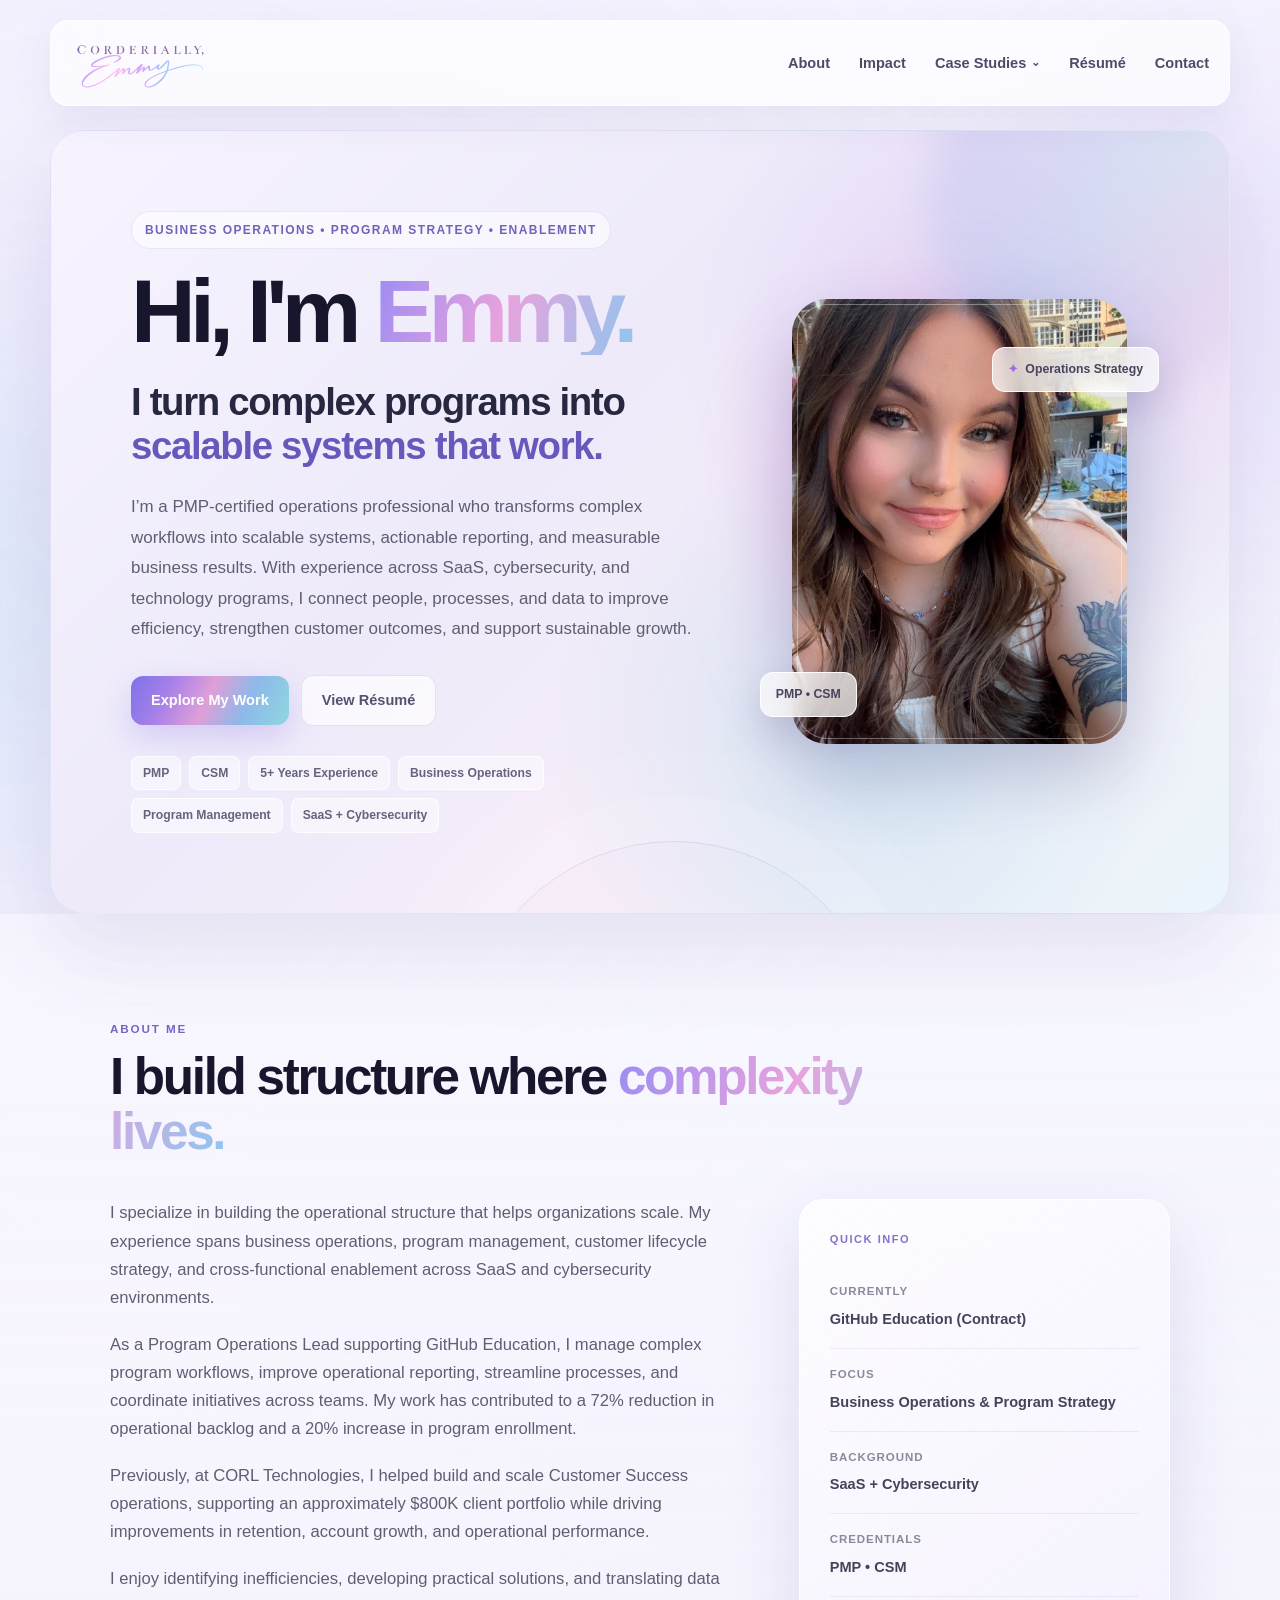
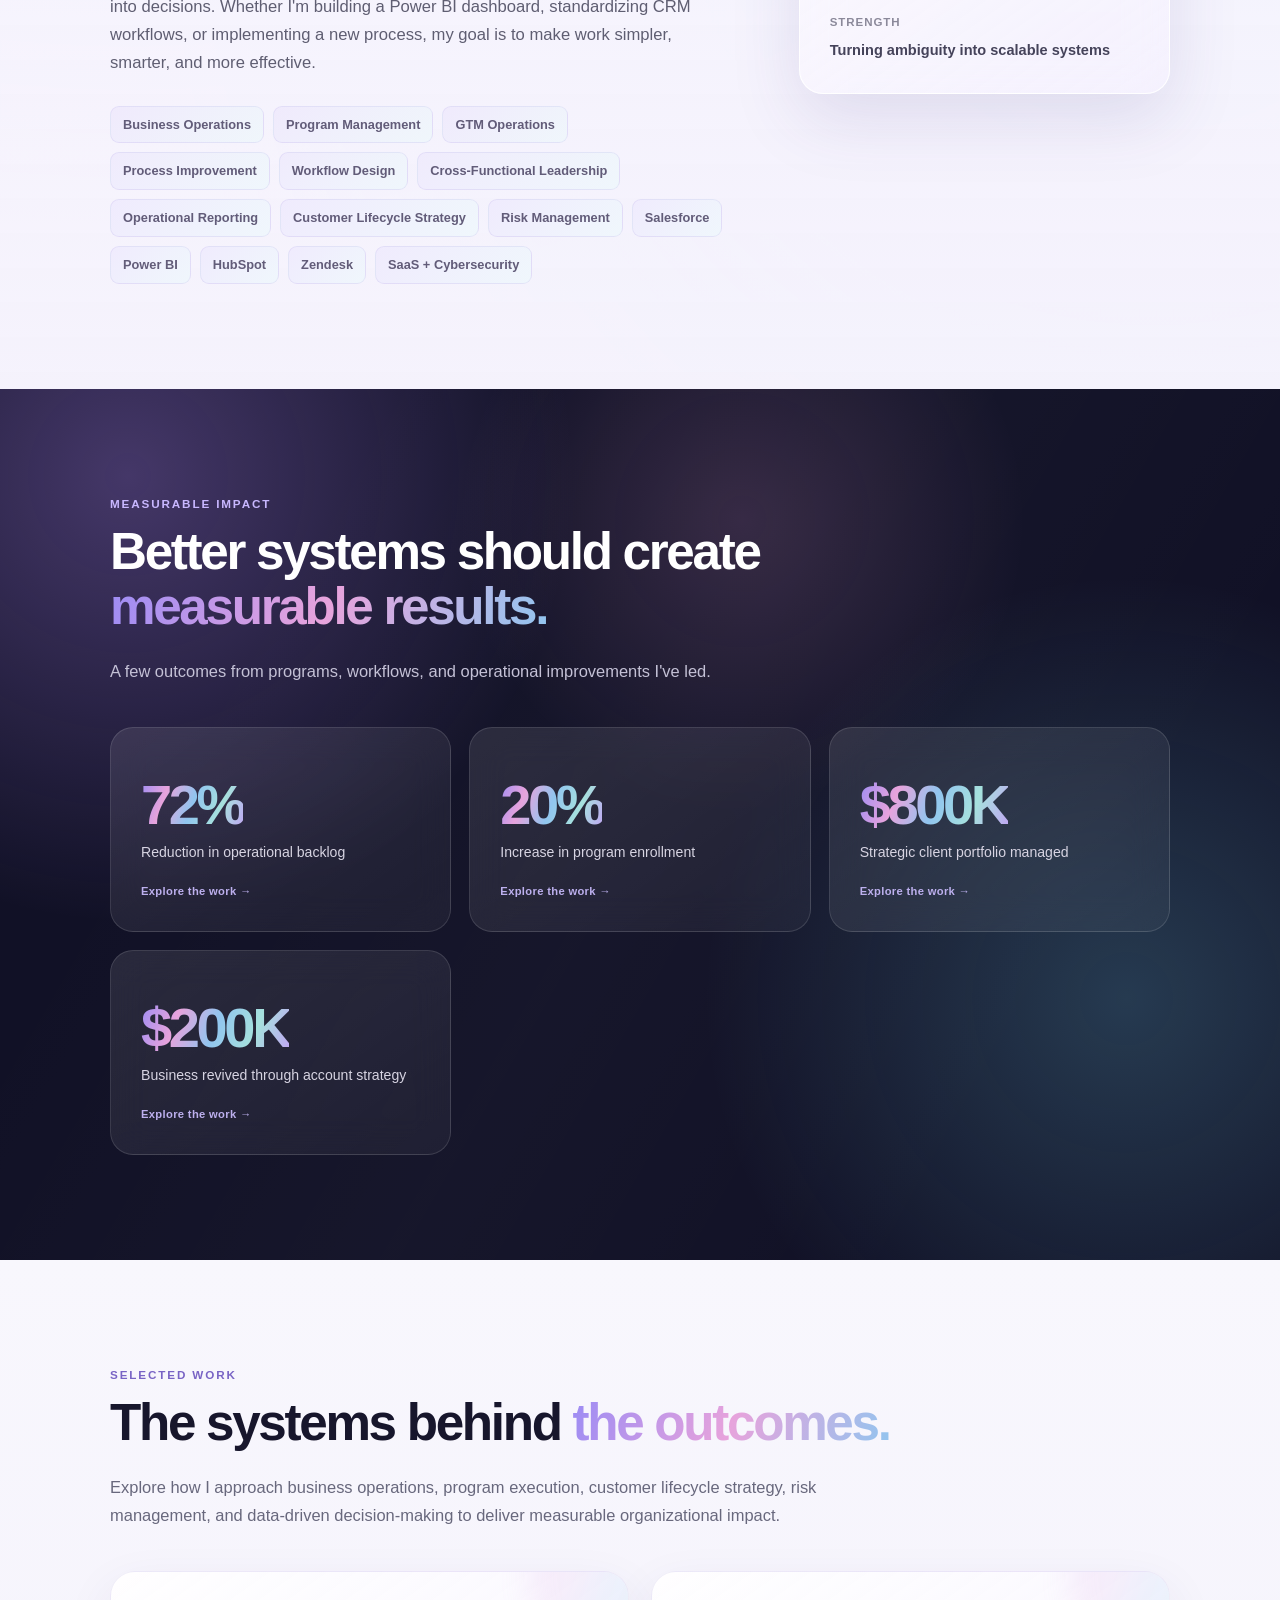
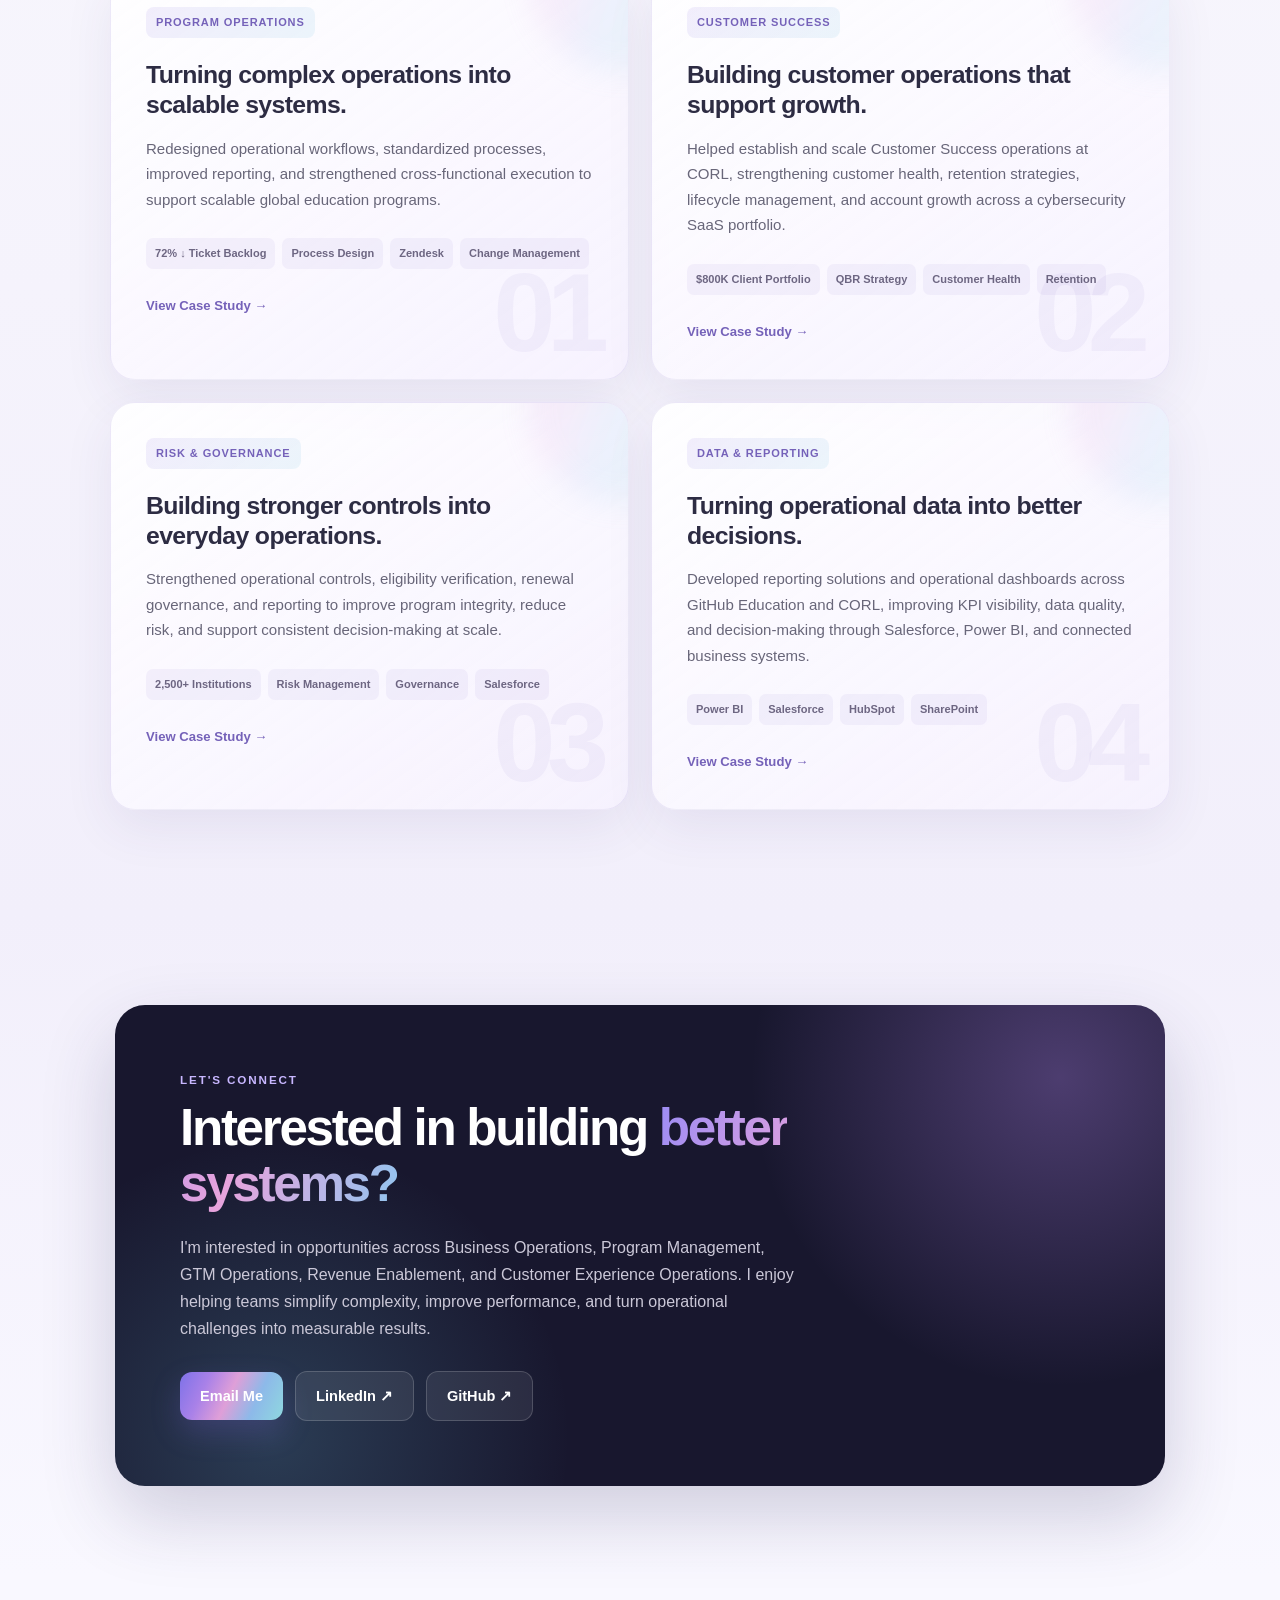
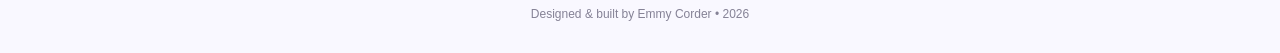
<file: index.html>
<!DOCTYPE html>
<html lang="en">

<head>
    <meta charset="UTF-8">
    <meta name="viewport" content="width=device-width, initial-scale=1.0">

    <title>Emmy Corder | Business Operations, Strategy & Program Management</title>

    
<meta name="description"
    content="Portfolio of Emmy Corder, PMP, CSM — business operations and program management professional specializing in process improvement, operational strategy, cross-functional enablement, reporting, and scalable systems across SaaS and cybersecurity.">

    <link rel="stylesheet" href="style.css">

    <!-- Favicon -->
    <link rel="icon"
      type="image/svg+xml"
      href="data:image/svg+xml,%3Csvg xmlns='http://www.w3.org/2000/svg' viewBox='0 0 100 100'%3E%3Cdefs%3E%3ClinearGradient id='g' x1='0' y1='0' x2='1' y2='1'%3E%3Cstop offset='0%25' stop-color='%239c8cf4'/%3E%3Cstop offset='45%25' stop-color='%23e7a3dc'/%3E%3Cstop offset='75%25' stop-color='%2391c5ef'/%3E%3Cstop offset='100%25' stop-color='%23a6e1dd'/%3E%3C/linearGradient%3E%3C/defs%3E%3Crect width='100' height='100' rx='24' fill='url(%23g)'/%3E%3Ctext x='50' y='64' text-anchor='middle' font-family='Arial' font-size='40' font-weight='700' fill='white'%3EEC%3C/text%3E%3C/svg%3E">

    <!-- Social Preview -->
    
<meta property="og:title"
    content="Emmy Corder | Business Operations & Program Strategy">

<meta property="og:description"
    content="PMP-certified operations professional driving business performance through scalable workflows, program execution, operational intelligence, and cross-functional enablement.">

    <meta property="og:image"
        content="https://v-corderiallyemmy.github.io/portfolio/assets/portfolio-preview.jpg">

    
<meta property="og:url"
    content="https://corderiallyemmy.com/">


    <meta property="og:type" content="website">

    <meta name="twitter:card" content="summary_large_image">
</head>

<body>

    <div class="page-glow glow-one"></div>
    <div class="page-glow glow-two"></div>

    <!-- Navigation -->
<nav>
    <a href="index.html" class="logo wordmark-logo">
    <img src="assets/corderially-emmy-logo.png"
         alt="Corderially, Emmy">
</a>
    
    <ul>
        <li><a href="#about">About</a></li>
        <li><a href="#impact">Impact</a></li>

        <li class="nav-dropdown">
    <button class="nav-dropdown-button" type="button">
        Case Studies
        <span class="dropdown-arrow">⌄</span>
    </button>

    <div class="nav-dropdown-menu">
        <a href="case-studies/program-operations.html">
            Program Operations & Process Transformation
        </a>

        <a href="case-studies/customer-success.html">
            Customer Success & Retention Strategy
        </a>

        <a href="case-studies/risk-governance.html">
            Risk, Governance & Program Integrity
        </a>

        <a href="case-studies/data-reporting.html">
            Data, Reporting & Operational Intelligence
        </a>
    </div>
</li>

        <li><a href="resume.html">Résumé</a></li>
        <li><a href="#contact">Contact</a></li>
    </ul>
</nav>


    <!-- Hero -->
    <div class="hero-wrapper">

        <header class="hero">

            <div class="hero-content">

                <div class="hero-copy">

                    <p class="eyebrow">
                     
                    Business Operations • Program Strategy • Enablement
                        
                    </p>

                    <h1>
                        Hi, I'm
                        <span class="gradient-text">Emmy.</span>
                    </h1>

                    <h2>
                        I turn complex programs into
                        <span class="hero-highlight">
                            scalable systems that work.
                        </span>
                    </h2>

                    <p class="hero-description">
                        
                    I’m a PMP-certified operations professional who
                    transforms complex workflows into scalable systems,
                    actionable reporting, and measurable business results.
                    
                    With experience across SaaS, cybersecurity, and
                    technology programs, I connect people, processes,
                    and data to improve efficiency, strengthen customer
                    outcomes, and support sustainable growth.

                    </p>

                    <div class="buttons">

                        <a href="#experience" class="button primary">
                            Explore My Work
                        </a>

                        <a href="resume.html" class="button secondary">
                            View Résumé
                        </a>

                    </div>

                    
                    <div class="hero-credentials">
                        <span>PMP</span>
                        <span>CSM</span>
                        <span>5+ Years Experience</span>
                        <span>Business Operations</span>
                        <span>Program Management</span>
                        <span>SaaS + Cybersecurity</span>
                    </div>

                </div>


                <div class="hero-visual">

                    <div class="portrait-glow"></div>

                    <div class="portrait-frame">
                        <img
                            src="assets/emmy.jpg"
                            alt="Emmy Corder">
                    </div>

                    <div class="floating-card floating-card-top">
                        <span class="floating-icon">✦</span>
                        
                    Operations Strategy
                    </div>

                    <div class="floating-card floating-card-bottom">
                        PMP • CSM
                    </div>

                </div>

            </div>

        </header>

    </div>


    <!-- About -->
    <section id="about">

        <div class="container">

            <p class="section-label">
                About Me
            </p>

            <h2>
                I build structure where
                <span class="soft-gradient-text">
                    complexity lives.
                </span>
            </h2>

            <div class="about-grid">

                <div class="about-text">

                    
                    <p>
                        I specialize in building the operational structure
                        that helps organizations scale. My experience spans
                        business operations, program management, customer
                        lifecycle strategy, and cross-functional enablement
                        across SaaS and cybersecurity environments.
                    </p>
                    
                    <p>
                        As a Program Operations Lead supporting GitHub
                        Education, I manage complex program workflows,
                        improve operational reporting, streamline processes,
                        and coordinate initiatives across teams. My work
                        has contributed to a 72% reduction in operational
                        backlog and a 20% increase in program enrollment.
                    </p>
                    
                    <p>
                        Previously, at CORL Technologies, I helped build
                        and scale Customer Success operations, supporting
                        an approximately $800K client portfolio while
                        driving improvements in retention, account growth,
                        and operational performance.
                    </p>
                    
                    <p>
                        I enjoy identifying inefficiencies, developing
                        practical solutions, and translating data into
                        decisions. Whether I'm building a Power BI dashboard,
                        standardizing CRM workflows, or implementing a new
                        process, my goal is to make work simpler, smarter,
                        and more effective.
                    </p>


                    
                    <div class="skills">
                        <span class="skill">Business Operations</span>
                        <span class="skill">Program Management</span>
                        <span class="skill">GTM Operations</span>
                        <span class="skill">Process Improvement</span>
                        <span class="skill">Workflow Design</span>
                        <span class="skill">Cross-Functional Leadership</span>
                        <span class="skill">Operational Reporting</span>
                        <span class="skill">Customer Lifecycle Strategy</span>
                        <span class="skill">Risk Management</span>
                        <span class="skill">Salesforce</span>
                        <span class="skill">Power BI</span>
                        <span class="skill">HubSpot</span>
                        <span class="skill">Zendesk</span>
                        <span class="skill">SaaS + Cybersecurity</span>
                    </div>


                </div>


                <aside class="quick-info glass-card">

                    <p class="mini-label">
                        QUICK INFO
                    </p>

                    <div class="quick-item">
                        <span>Currently</span>
                        <strong>GitHub Education (Contract)</strong>
                    </div>

                    
                    <div class="quick-item">
                        <span>Focus</span>
                        <strong>Business Operations & Program Strategy</strong>
                    </div>


                    <div class="quick-item">
                        <span>Background</span>
                        <strong>SaaS + Cybersecurity</strong>
                    </div>

                    <div class="quick-item">
                        <span>Credentials</span>
                        <strong>PMP • CSM</strong>
                    </div>

                    <div class="quick-item">
                        <span>Strength</span>
                        <strong>Turning ambiguity into scalable systems</strong>
                    </div>

                </aside>

            </div>

        </div>

    </section>


    <!-- Impact -->
    <section id="impact" class="impact">

        <div class="container">

            <p class="section-label light-label">
                Measurable Impact
            </p>

            <h2>
                Better systems should create
                <span class="holographic-text">
                    measurable results.
                </span>
            </h2>

            <p class="section-intro">
                A few outcomes from programs, workflows, and operational
                improvements I've led.
            </p>

            
            <div class="stats">
            
                <a href="case-studies/program-operations.html" class="stat-link">
                    <div class="stat">
                        <strong>72%</strong>
                        <span>Reduction in operational backlog</span>
                    </div>
                </a>
            
                <a href="case-studies/program-operations.html" class="stat-link">
                    <div class="stat">
                        <strong>20%</strong>
                        <span>Increase in program enrollment</span>
                    </div>
                </a>
            
                
                <a href="case-studies/customer-success.html" class="stat-link">
                    <div class="stat">
                        <strong>$800K</strong>
                        <span>Strategic client portfolio managed</span>
                    </div>
                </a>

            
                <a href="case-studies/customer-success.html" class="stat-link">
                    <div class="stat">
                        <strong>$200K</strong>
                        <span>Business revived through account strategy</span>
                    </div>
                </a>
            
            </div>


        </div>

    </section>


    <!-- Selected Work -->
    <section id="experience">

        <div class="container">

            <p class="section-label">
                Selected Work
            </p>

            <h2>
                The systems behind
                <span class="soft-gradient-text">
                    the outcomes.
                </span>
            </h2>

            
            <p class="section-intro">
                Explore how I approach business operations,
                program execution, customer lifecycle strategy,
                risk management, and data-driven decision-making
                to deliver measurable organizational impact.
            </p>


            <div class="work-grid">


                <!-- Program Operations -->
                <div class="work-card">

                    <span class="card-number">01</span>

                    <span class="tag">
                        Program Operations
                    </span>

                    <h3>
                        Turning complex operations into scalable systems.
                    </h3>

                    
                        <p>
                            Redesigned operational workflows, standardized
                            processes, improved reporting, and strengthened
                            cross-functional execution to support scalable
                            global education programs.
                        </p>


                    <div class="card-results">
                        <span>72% ↓ Ticket Backlog</span>
                        <span>Process Design</span>
                        <span>Zendesk</span>
                        <span>Change Management</span>
                    </div>

                    <a
                        href="case-studies/program-operations.html"
                        class="case-study-link">
                        View Case Study →
                    </a>

                </div>


                <!-- Customer Success -->
                <div class="work-card">

                    <span class="card-number">02</span>

                    <span class="tag">
                        Customer Success
                    </span>

                    <h3>
                        Building customer operations that support growth.
                    </h3>
                    
                    <p>
                        Helped establish and scale Customer Success
                        operations at CORL, strengthening customer health,
                        retention strategies, lifecycle management, and
                        account growth across a cybersecurity SaaS portfolio.
                    </p>


                    <div class="card-results">
                        
                        <span>$800K Client Portfolio</span>
                        <span>QBR Strategy</span>
                        <span>Customer Health</span>
                        <span>Retention</span>
                    </div>

                    <a
                        href="case-studies/customer-success.html"
                        class="case-study-link">
                        View Case Study →
                    </a>

                </div>


                <!-- Risk -->
                <div class="work-card">

                    <span class="card-number">03</span>

                    <span class="tag">
                        Risk & Governance
                    </span>

                    <h3>
                        Building stronger controls into everyday operations.
                    </h3>

                    
                    <p>
                        Strengthened operational controls, eligibility
                        verification, renewal governance, and reporting
                        to improve program integrity, reduce risk, and
                        support consistent decision-making at scale.
                    </p>


                    <div class="card-results">
                        <span>2,500+ Institutions</span>
                        <span>Risk Management</span>
                        <span>Governance</span>
                        <span>Salesforce</span>
                    </div>

                    <a
                        href="case-studies/risk-governance.html"
                        class="case-study-link">
                        View Case Study →
                    </a>

                </div>


                <!-- Data -->
                <div class="work-card">

                    <span class="card-number">04</span>

                    <span class="tag">
                        Data & Reporting
                    </span>

                    <h3>
                        Turning operational data into better decisions.
                    </h3>

                    
                    <p>
                        Developed reporting solutions and operational
                        dashboards across GitHub Education and CORL,
                        improving KPI visibility, data quality, and
                        decision-making through Salesforce, Power BI,
                        and connected business systems.
                    </p>


                    <div class="card-results">
                        <span>Power BI</span>
                        <span>Salesforce</span>
                        <span>HubSpot</span>
                        <span>SharePoint</span>
                    </div>

                    <a
                        href="case-studies/data-reporting.html"
                        class="case-study-link">
                        View Case Study →
                    </a>

                </div>

            </div>

        </div>

    </section>


    <!-- Contact -->
    <section id="contact" class="contact">

        <div class="contact-card">

            <p class="section-label light-label">
                Let's Connect
            </p>

            
            <h2>
                Interested in building
                <span class="holographic-text">
                    better systems?
                </span>
            </h2>


           
            <p>
                I'm interested in opportunities across Business
                Operations, Program Management, GTM Operations,
                Revenue Enablement, and Customer Experience
                Operations. I enjoy helping teams simplify
                complexity, improve performance, and turn
                operational challenges into measurable results.
            </p>


            <div class="buttons">

                <a
                    href="mailto:emmylou7486@gmail.com"
                    class="button primary">
                    Email Me
                </a>

                <a
                    href="https://www.linkedin.com/in/emily-corder/"
                    target="_blank"
                    rel="noopener noreferrer"
                    class="button glass-button">
                    LinkedIn ↗
                </a>

                <a
                    href="https://github.com/v-corderiallyemmy"
                    target="_blank"
                    rel="noopener noreferrer"
                    class="button glass-button">
                    GitHub ↗
                </a>

            </div>

        </div>

    </section>


    <footer>
        <p>Designed & built by Emmy Corder • 2026</p>
    </footer>

</body>

</html>
</file>
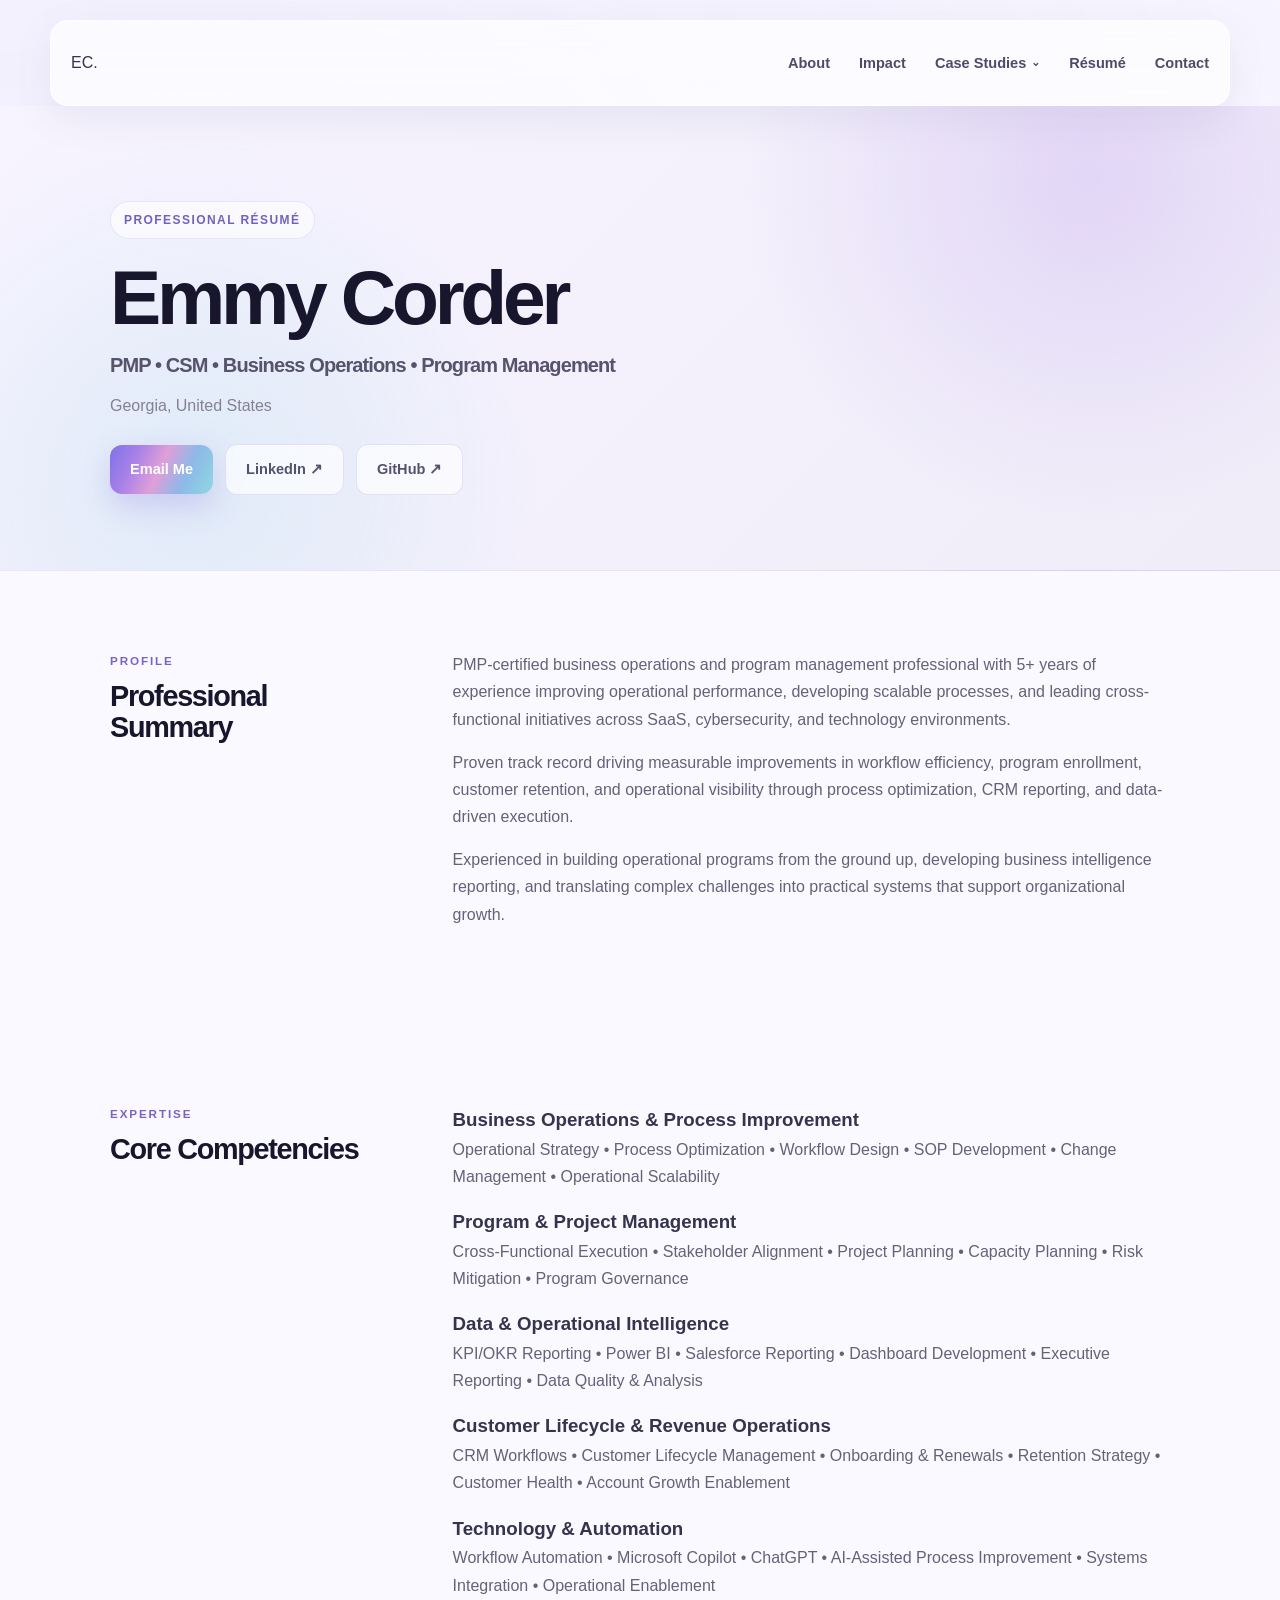
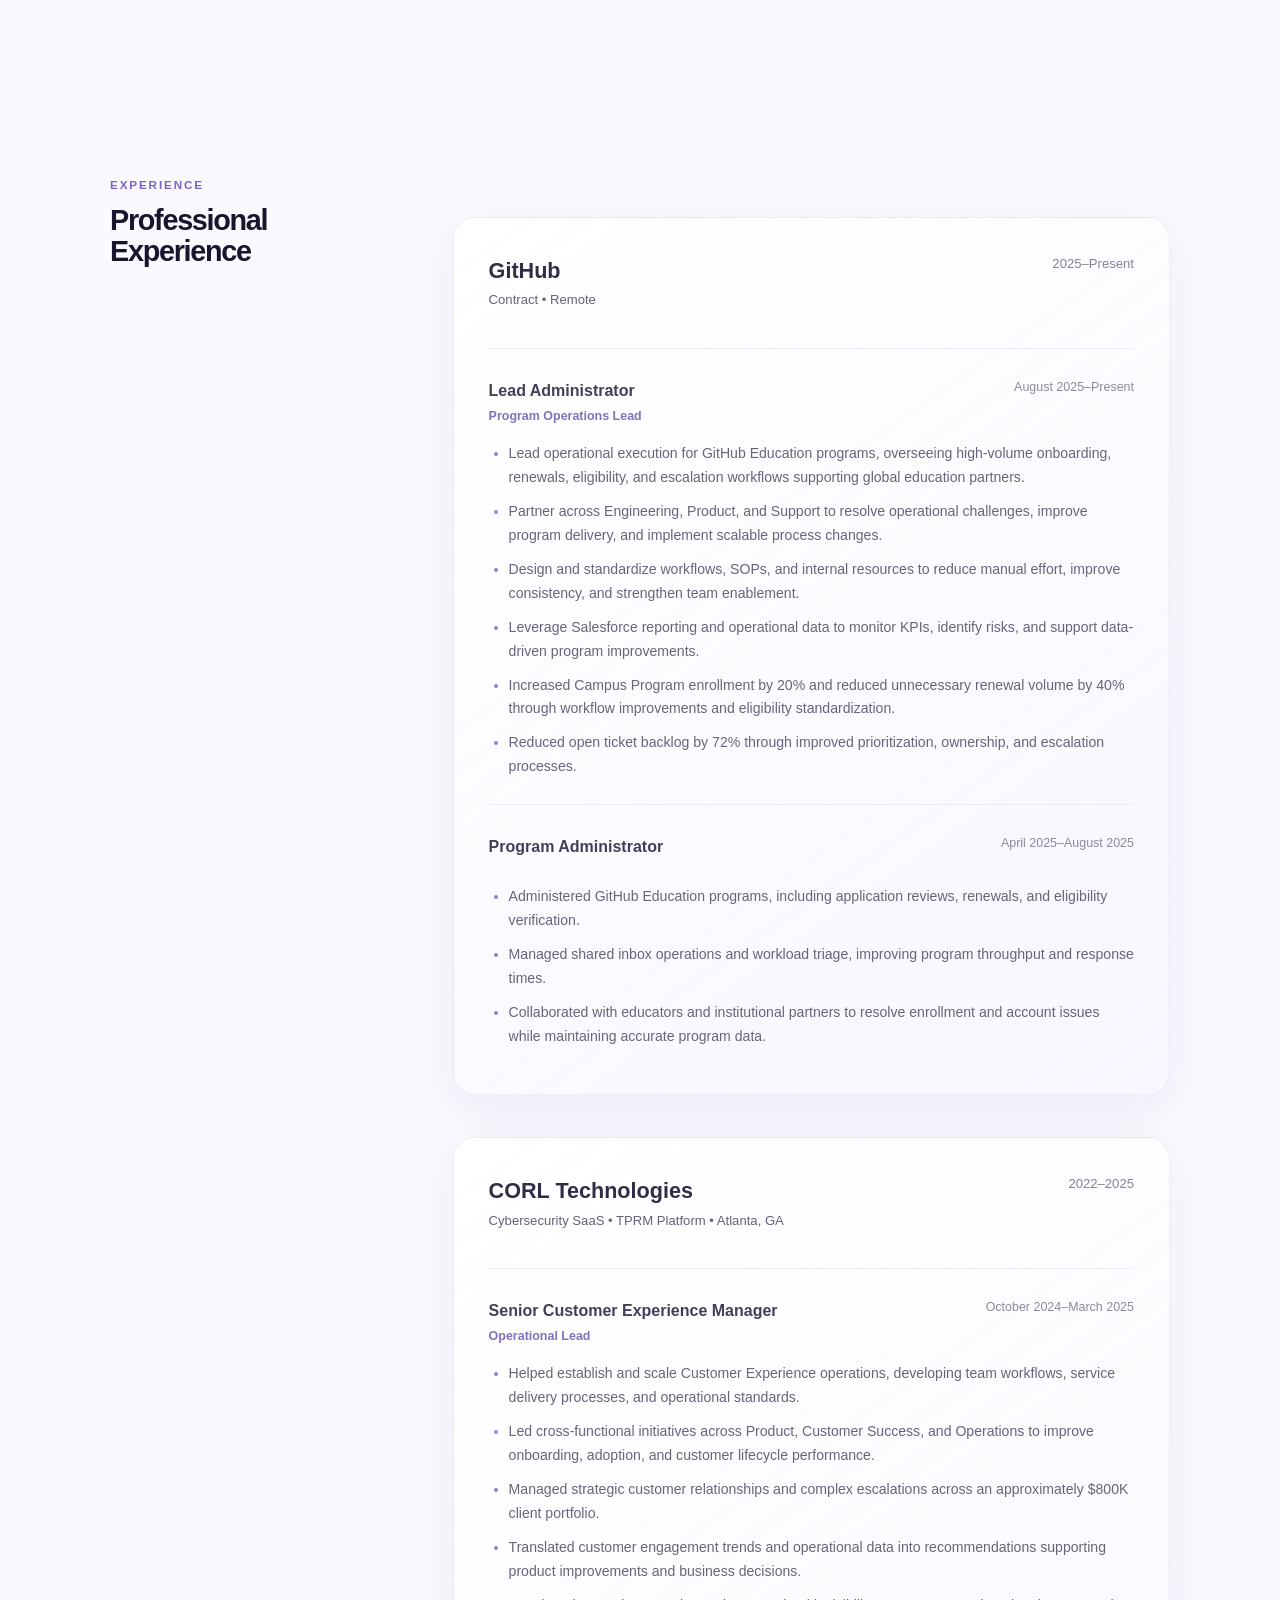
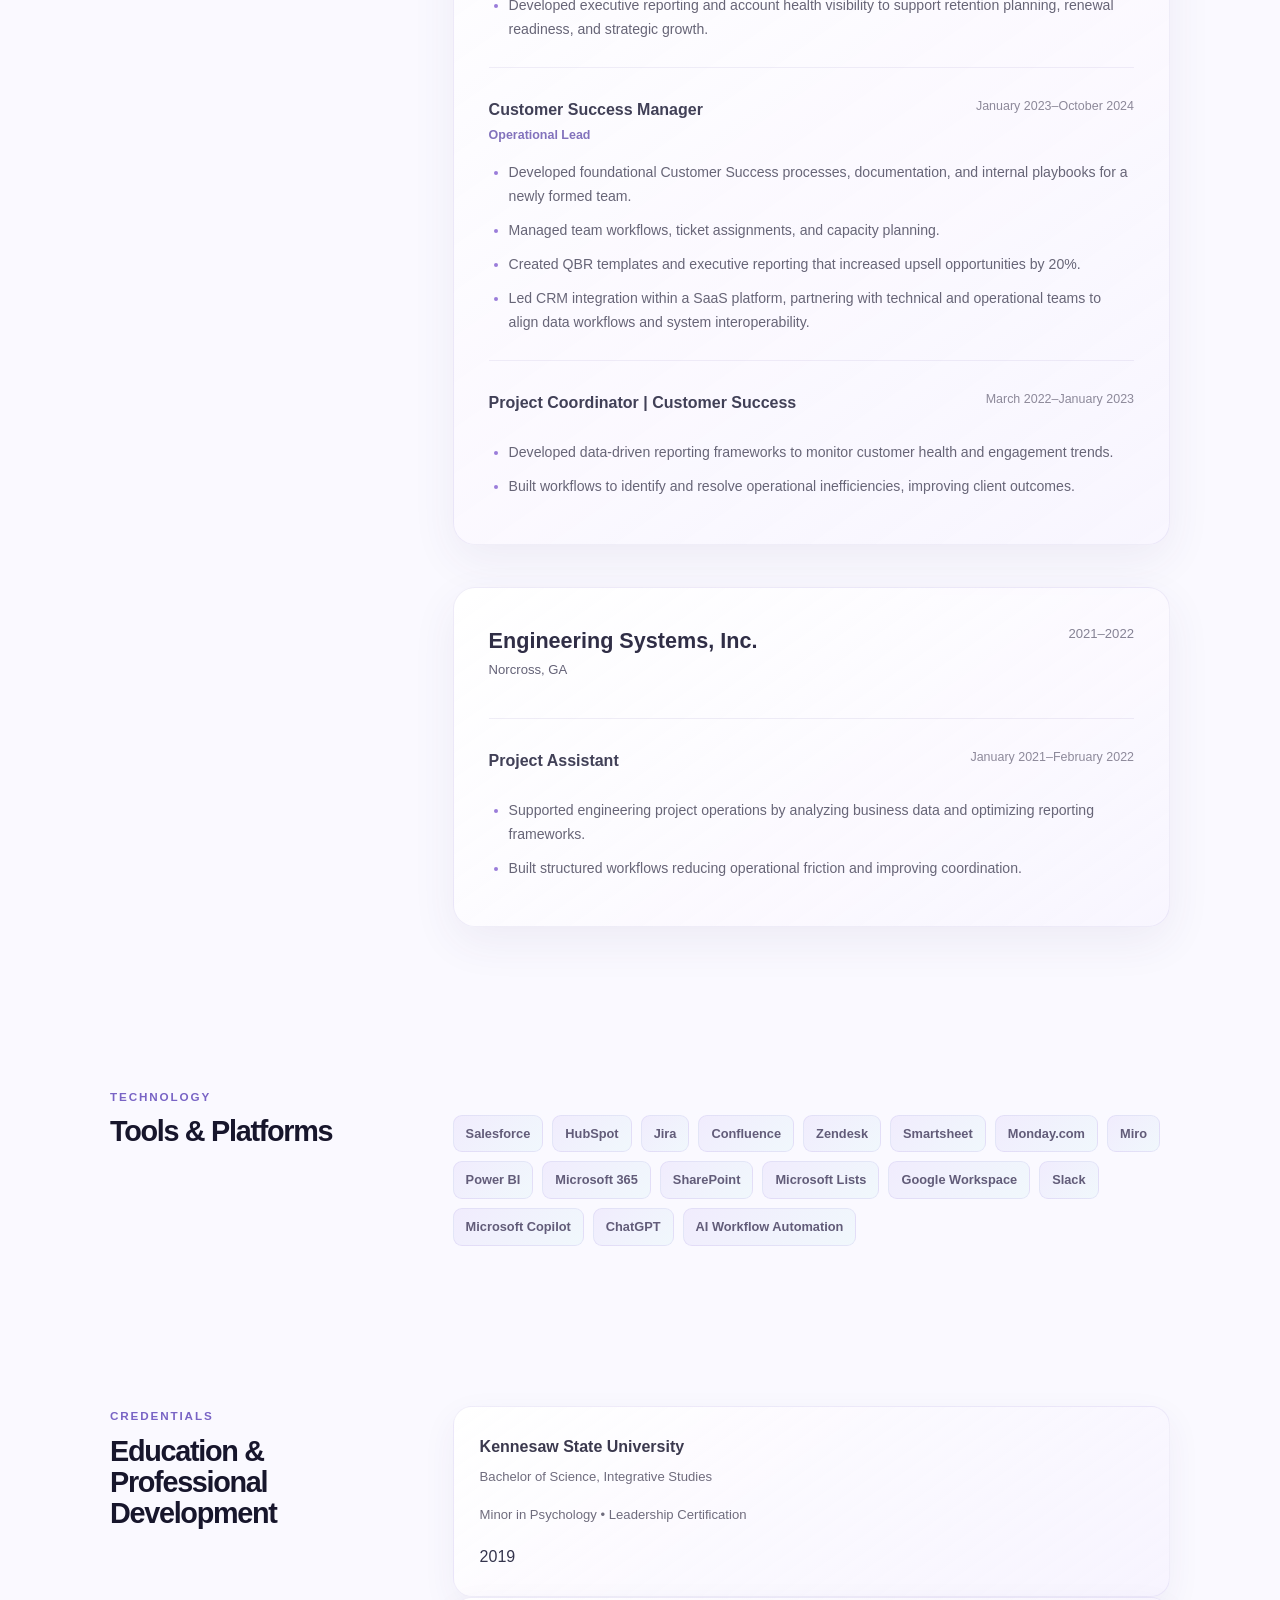
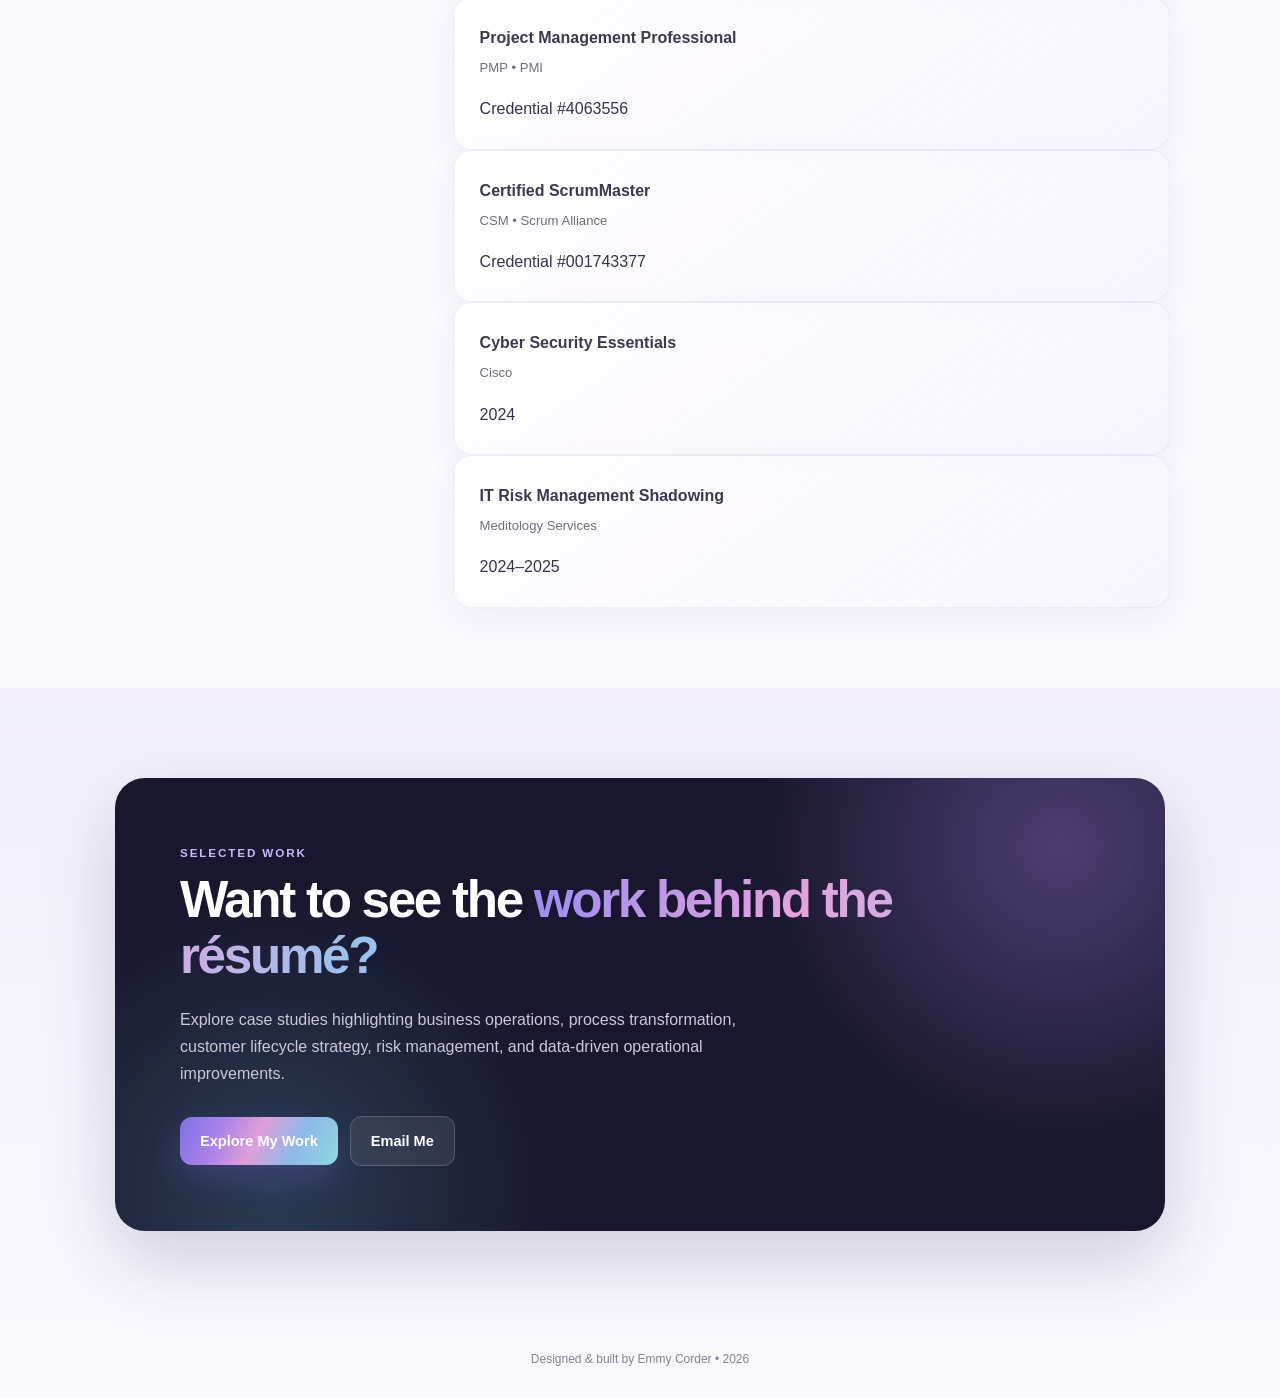
<file: resume.html>
<!DOCTYPE html>
<html lang="en">

<head>
    <meta charset="UTF-8">
    <meta name="viewport" content="width=device-width, initial-scale=1.0">

    <title>Résumé | Emmy Corder</title>

    
<meta name="description"
    content="Professional experience of Emmy Corder, PMP, CSM — business operations and program management professional specializing in process optimization, operational reporting, cross-functional execution, and customer lifecycle strategy.">


    <link rel="stylesheet" href="style.css">

    <!-- Favicon -->
    <link rel="icon"
      type="image/svg+xml"
      href="data:image/svg+xml,%3Csvg xmlns='http://www.w3.org/2000/svg' viewBox='0 0 100 100'%3E%3Cdefs%3E%3ClinearGradient id='g' x1='0' y1='0' x2='1' y2='1'%3E%3Cstop offset='0%25' stop-color='%239c8cf4'/%3E%3Cstop offset='45%25' stop-color='%23e7a3dc'/%3E%3Cstop offset='75%25' stop-color='%2391c5ef'/%3E%3Cstop offset='100%25' stop-color='%23a6e1dd'/%3E%3C/linearGradient%3E%3C/defs%3E%3Crect width='100' height='100' rx='24' fill='url(%23g)'/%3E%3Ctext x='50' y='64' text-anchor='middle' font-family='Arial' font-size='40' font-weight='700' fill='white'%3EEC%3C/text%3E%3C/svg%3E">
</head>

<body>

   <!-- Navigation -->
<nav>
    <a href="index.html" class="logo">EC.</a>

    <ul>
        <li><a href="index.html#about">About</a></li>
        <li><a href="index.html#impact">Impact</a></li>

        <li class="nav-dropdown">
            <button class="nav-dropdown-button" type="button">
                Case Studies
                <span class="dropdown-arrow">⌄</span>
            </button>

            <div class="nav-dropdown-menu">
                <a href="case-studies/program-operations.html">
                    Program Operations & Process Transformation
                </a>

                <a href="case-studies/customer-success.html">
                    Customer Success & Retention Strategy
                </a>

                <a href="case-studies/risk-governance.html">
                    Risk, Governance & Program Integrity
                </a>

                <a href="case-studies/data-reporting.html">
                    Data, Reporting & Operational Intelligence
                </a>
            </div>
        </li>

        <li><a href="resume.html">Résumé</a></li>
        <li><a href="index.html#contact">Contact</a></li>
    </ul>
</nav>

    <section class="resume-hero">

        <div class="container">

            <p class="eyebrow">
                Professional Résumé
            </p>

            <h1>Emmy Corder</h1>

            
            <h2>
                PMP • CSM • Business Operations • Program Management
            </h2>


            <p class="resume-location">
                Georgia, United States
            </p>

            <div class="buttons">

                <a
                    class="button primary"
                    href="mailto:emmylou7486@gmail.com">
                    Email Me
                </a>

                <a
                    class="button secondary"
                    href="https://www.linkedin.com/in/emily-corder/"
                    target="_blank"
                    rel="noopener noreferrer">
                    LinkedIn ↗
                </a>

                <a
                    class="button secondary"
                    href="https://github.com/v-corderiallyemmy"
                    target="_blank"
                    rel="noopener noreferrer">
                    GitHub ↗
                </a>

            </div>

        </div>

    </section>


    <!-- Summary -->
    <section class="resume-section">

        <div class="container resume-container">

            <div class="resume-section-title">
                <p class="section-label">Profile</p>
                <h2>Professional Summary</h2>
            </div>

            <div class="resume-content">

                
            <p>
                PMP-certified business operations and program management
                professional with 5+ years of experience improving
                operational performance, developing scalable processes,
                and leading cross-functional initiatives across SaaS,
                cybersecurity, and technology environments.
            </p>
            
            <p>
                Proven track record driving measurable improvements in
                workflow efficiency, program enrollment, customer
                retention, and operational visibility through process
                optimization, CRM reporting, and data-driven execution.
            </p>
            
            <p>
                Experienced in building operational programs from the
                ground up, developing business intelligence reporting,
                and translating complex challenges into practical
                systems that support organizational growth.
            </p>

            </div>

        </div>

    </section>


    <!-- Competencies -->
    <section class="resume-section">

        <div class="container resume-container">

            <div class="resume-section-title">
                <p class="section-label">Expertise</p>
                <h2>Core Competencies</h2>
            </div>

            <div class="resume-content">

                
<div class="competency-group">
    <h3>Business Operations & Process Improvement</h3>
    <p>
        Operational Strategy • Process Optimization •
        Workflow Design • SOP Development •
        Change Management • Operational Scalability
    </p>
</div>

<div class="competency-group">
    <h3>Program & Project Management</h3>
    <p>
        Cross-Functional Execution • Stakeholder Alignment •
        Project Planning • Capacity Planning •
        Risk Mitigation • Program Governance
    </p>
</div>

<div class="competency-group">
    <h3>Data & Operational Intelligence</h3>
    <p>
        KPI/OKR Reporting • Power BI • Salesforce Reporting •
        Dashboard Development • Executive Reporting •
        Data Quality & Analysis
    </p>
</div>

<div class="competency-group">
    <h3>Customer Lifecycle & Revenue Operations</h3>
    <p>
        CRM Workflows • Customer Lifecycle Management •
        Onboarding & Renewals • Retention Strategy •
        Customer Health • Account Growth Enablement
    </p>
</div>

<div class="competency-group">
    <h3>Technology & Automation</h3>
    <p>
        Workflow Automation • Microsoft Copilot • ChatGPT •
        AI-Assisted Process Improvement •
        Systems Integration • Operational Enablement
    </p>
</div>


            </div>

        </div>

    </section>


    <!-- Experience -->
    <section class="resume-section">

        <div class="container resume-container">

            <div class="resume-section-title">
                <p class="section-label">Experience</p>
                <h2>Professional Experience</h2>
            </div>

            <div class="resume-content">


                <!-- GitHub -->
                <article class="resume-job">

                    <div class="job-header">

                        <div>
                            <h3>GitHub</h3>

                            <p class="company-detail">
                                Contract • Remote
                            </p>
                        </div>

                        <span class="job-period">
                            2025–Present
                        </span>

                    </div>


                    <div class="role">

                        <div class="role-heading">

                            <h4>
                                Lead Administrator
                                <span>Program Operations Lead</span>
                            </h4>

                            <p>August 2025–Present</p>

                        </div>

<ul>
    <li>
        Lead operational execution for GitHub Education
        programs, overseeing high-volume onboarding,
        renewals, eligibility, and escalation workflows
        supporting global education partners.
    </li>
    <li>
        Partner across Engineering, Product, and Support
        to resolve operational challenges, improve program
        delivery, and implement scalable process changes.
    </li>
    <li>
        Design and standardize workflows, SOPs, and
        internal resources to reduce manual effort,
        improve consistency, and strengthen team enablement.
    </li>
    <li>
        Leverage Salesforce reporting and operational
        data to monitor KPIs, identify risks, and support
        data-driven program improvements.
    </li>
    <li>
        Increased Campus Program enrollment by 20% and
        reduced unnecessary renewal volume by 40% through
        workflow improvements and eligibility standardization.
    </li>
    <li>
        Reduced open ticket backlog by 72% through
        improved prioritization, ownership, and
        escalation processes.
    </li>

</ul>


                    </div>


                    <div class="role">

                        <div class="role-heading">

                            <h4>
                                Program Administrator
                            </h4>

                            <p>April 2025–August 2025</p>

                        </div>

                        <ul>

                            <li>
                                Administered GitHub Education programs, including
                                application reviews, renewals, and eligibility
                                verification.
                            </li>

                            <li>
                                Managed shared inbox operations and workload triage,
                                improving program throughput and response times.
                            </li>

                            <li>
                                Collaborated with educators and institutional partners
                                to resolve enrollment and account issues while
                                maintaining accurate program data.
                            </li>

                        </ul>

                    </div>

                </article>


                <!-- CORL -->
                <article class="resume-job">

                    <div class="job-header">

                        <div>
                            <h3>CORL Technologies</h3>

                            <p class="company-detail">
                                Cybersecurity SaaS • TPRM Platform • Atlanta, GA
                            </p>
                        </div>

                        <span class="job-period">
                            2022–2025
                        </span>

                    </div>


                    <div class="role">

                        <div class="role-heading">

                            <h4>
                                Senior Customer Experience Manager
                                <span>Operational Lead</span>
                            </h4>

                            <p>October 2024–March 2025</p>

                        </div>

                
                <ul>
                    <li>
                        Helped establish and scale Customer Experience
                        operations, developing team workflows, service
                        delivery processes, and operational standards.
                    </li>
                    <li>
                        Led cross-functional initiatives across Product,
                        Customer Success, and Operations to improve
                        onboarding, adoption, and customer lifecycle
                        performance.
                    </li>
                    <li>
                        Managed strategic customer relationships and
                        complex escalations across an approximately
                        $800K client portfolio.
                    </li>
                    <li>
                        Translated customer engagement trends and
                        operational data into recommendations supporting
                        product improvements and business decisions.
                    </li>
                    <li>
                        Developed executive reporting and account health
                        visibility to support retention planning,
                        renewal readiness, and strategic growth.
                    </li>
                </ul>

                    </div>


                    <div class="role">

                        <div class="role-heading">

                            <h4>
                                Customer Success Manager
                                <span>Operational Lead</span>
                            </h4>

                            <p>January 2023–October 2024</p>

                        </div>

                        <ul>

                            <li>
                                Developed foundational Customer Success processes,
                                documentation, and internal playbooks for a newly
                                formed team.
                            </li>

                            <li>
                                Managed team workflows, ticket assignments, and
                                capacity planning.
                            </li>

                            <li>
                                Created QBR templates and executive reporting that
                                increased upsell opportunities by 20%.
                            </li>

                            <li>
                                Led CRM integration within a SaaS platform,
                                partnering with technical and operational teams to
                                align data workflows and system interoperability.
                            </li>

                        </ul>

                    </div>


                    <div class="role">

                        <div class="role-heading">

                            <h4>
                                Project Coordinator | Customer Success
                            </h4>

                            <p>March 2022–January 2023</p>

                        </div>

                        <ul>

                            <li>
                                Developed data-driven reporting frameworks to monitor
                                customer health and engagement trends.
                            </li>

                            <li>
                                Built workflows to identify and resolve operational
                                inefficiencies, improving client outcomes.
                            </li>

                        </ul>

                    </div>

                </article>


                <!-- ESI -->
                <article class="resume-job">

                    <div class="job-header">

                        <div>
                            <h3>Engineering Systems, Inc.</h3>

                            <p class="company-detail">
                                Norcross, GA
                            </p>
                        </div>

                        <span class="job-period">
                            2021–2022
                        </span>

                    </div>

                    <div class="role">

                        <div class="role-heading">

                            <h4>Project Assistant</h4>

                            <p>January 2021–February 2022</p>

                        </div>

                        <ul>

                            <li>
                                Supported engineering project operations by
                                analyzing business data and optimizing reporting
                                frameworks.
                            </li>

                            <li>
                                Built structured workflows reducing operational
                                friction and improving coordination.
                            </li>

                        </ul>

                    </div>

                </article>

            </div>

        </div>

    </section>


    <!-- Tools -->
    <section class="resume-section">

        <div class="container resume-container">

            <div class="resume-section-title">
                <p class="section-label">Technology</p>
                <h2>Tools & Platforms</h2>
            </div>

            <div class="resume-content">

                <div class="skills">
                    <span class="skill">Salesforce</span>
                    <span class="skill">HubSpot</span>
                    <span class="skill">Jira</span>
                    <span class="skill">Confluence</span>
                    <span class="skill">Zendesk</span>
                    <span class="skill">Smartsheet</span>
                    <span class="skill">Monday.com</span>
                    <span class="skill">Miro</span>
                    <span class="skill">Power BI</span>
                    <span class="skill">Microsoft 365</span>
                    <span class="skill">SharePoint</span>
                    <span class="skill">Microsoft Lists</span>
                    <span class="skill">Google Workspace</span>
                    <span class="skill">Slack</span>
                    <span class="skill">Microsoft Copilot</span>
                    <span class="skill">ChatGPT</span>
                    <span class="skill">AI Workflow Automation</span>
                </div>

            </div>

        </div>

    </section>


    <!-- Credentials -->
    <section class="resume-section">

        <div class="container resume-container">

            <div class="resume-section-title">
                <p class="section-label">Credentials</p>
                <h2>Education & Professional Development</h2>
            </div>

            <div class="resume-content">

                <div class="credential-card">
                    <h3>Kennesaw State University</h3>
                    <p>Bachelor of Science, Integrative Studies</p>
                    <p>Minor in Psychology • Leadership Certification</p>
                    <span>2019</span>
                </div>

                <div class="credential-card">
                    <h3>Project Management Professional</h3>
                    <p>PMP • PMI</p>
                    <span>Credential #4063556</span>
                </div>

                <div class="credential-card">
                    <h3>Certified ScrumMaster</h3>
                    <p>CSM • Scrum Alliance</p>
                    <span>Credential #001743377</span>
                </div>

                <div class="credential-card">
                    <h3>Cyber Security Essentials</h3>
                    <p>Cisco</p>
                    <span>2024</span>
                </div>

                <div class="credential-card">
                    <h3>IT Risk Management Shadowing</h3>
                    <p>Meditology Services</p>
                    <span>2024–2025</span>
                </div>

            </div>

        </div>

    </section>


    <section class="contact">

        <div class="contact-card">

            <p class="section-label light-label">
                Selected Work
            </p>

            <h2>
                Want to see the
                <span class="holographic-text">
                    work behind the résumé?
                </span>
            </h2>

            
        <p>
            Explore case studies highlighting business operations,
            process transformation, customer lifecycle strategy,
            risk management, and data-driven operational improvements.
        </p>


            <div class="buttons">

                <a
                    href="index.html#experience"
                    class="button primary">
                    Explore My Work
                </a>

                <a
                    href="mailto:emmylou7486@gmail.com"
                    class="button glass-button">
                    Email Me
                </a>

            </div>

        </div>

    </section>


    <footer>
        <p>Designed & built by Emmy Corder • 2026</p>
    </footer>

</body>

</html>
</file>
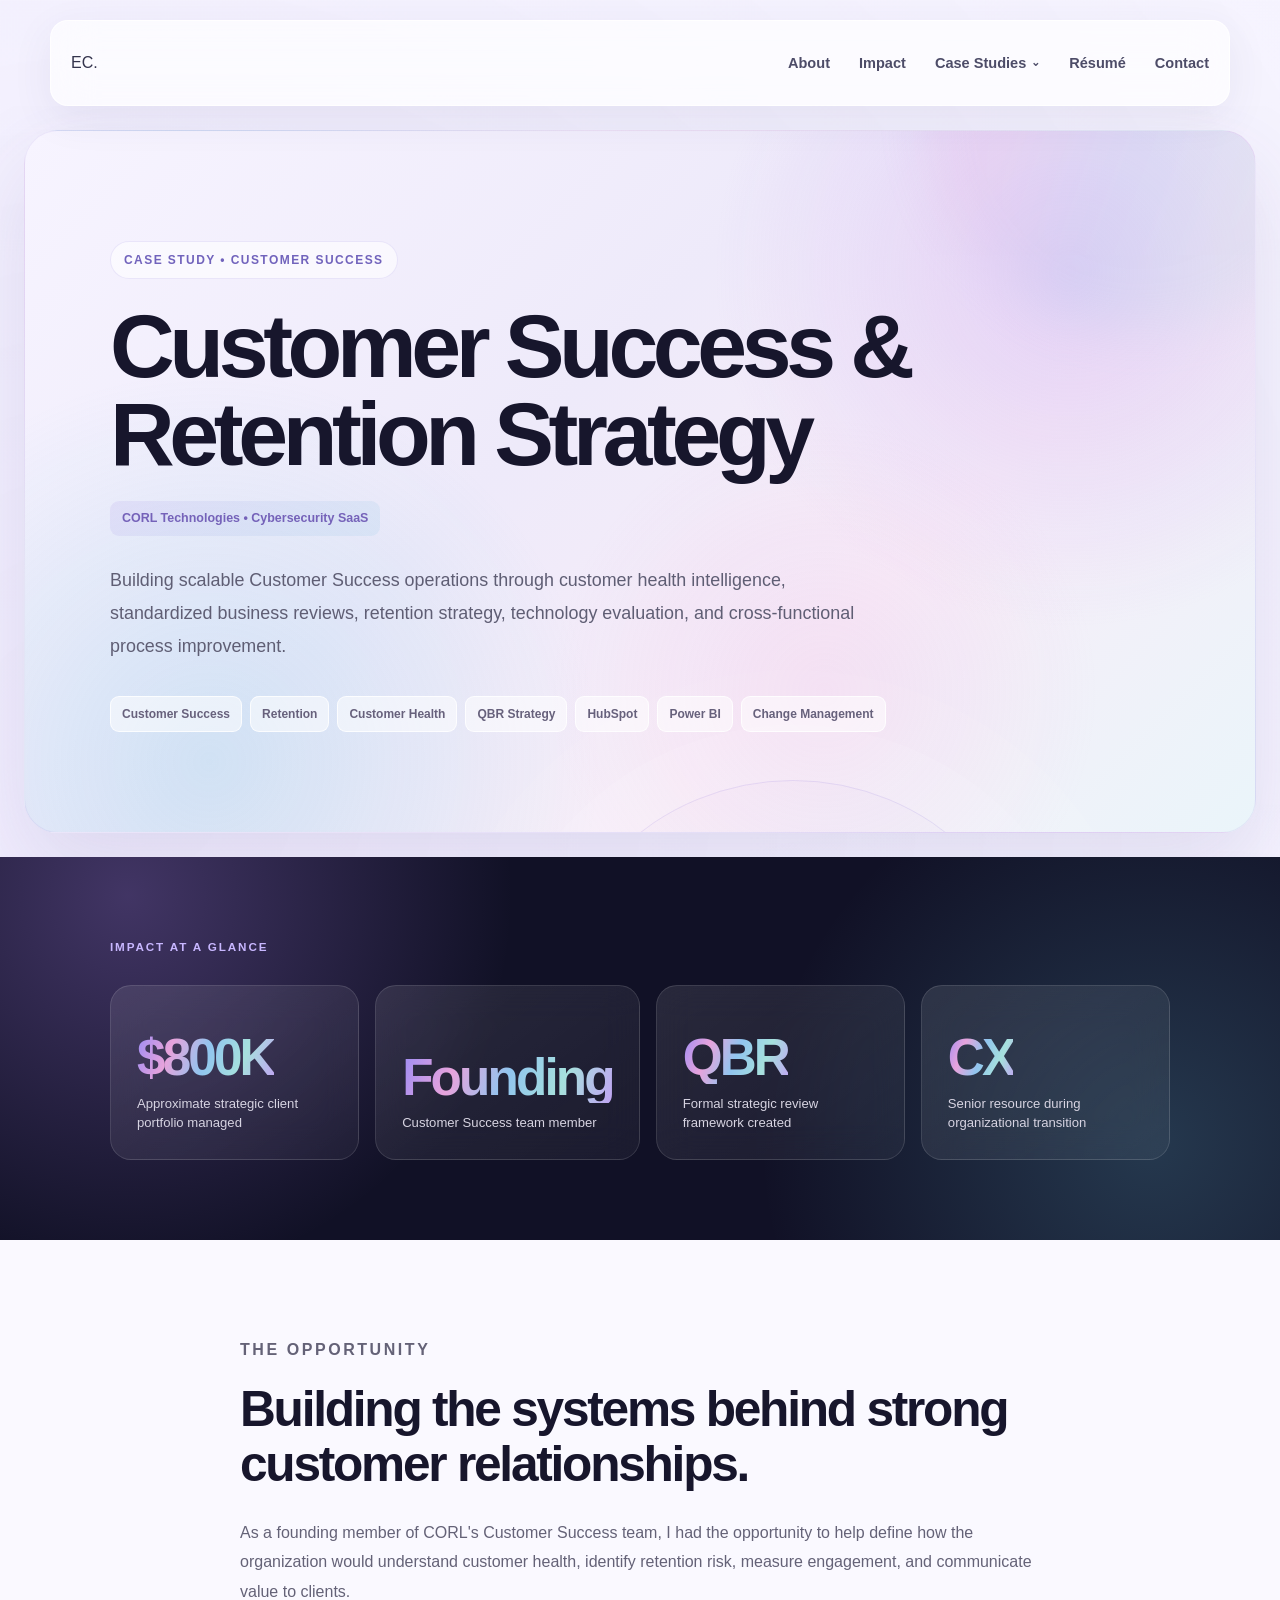
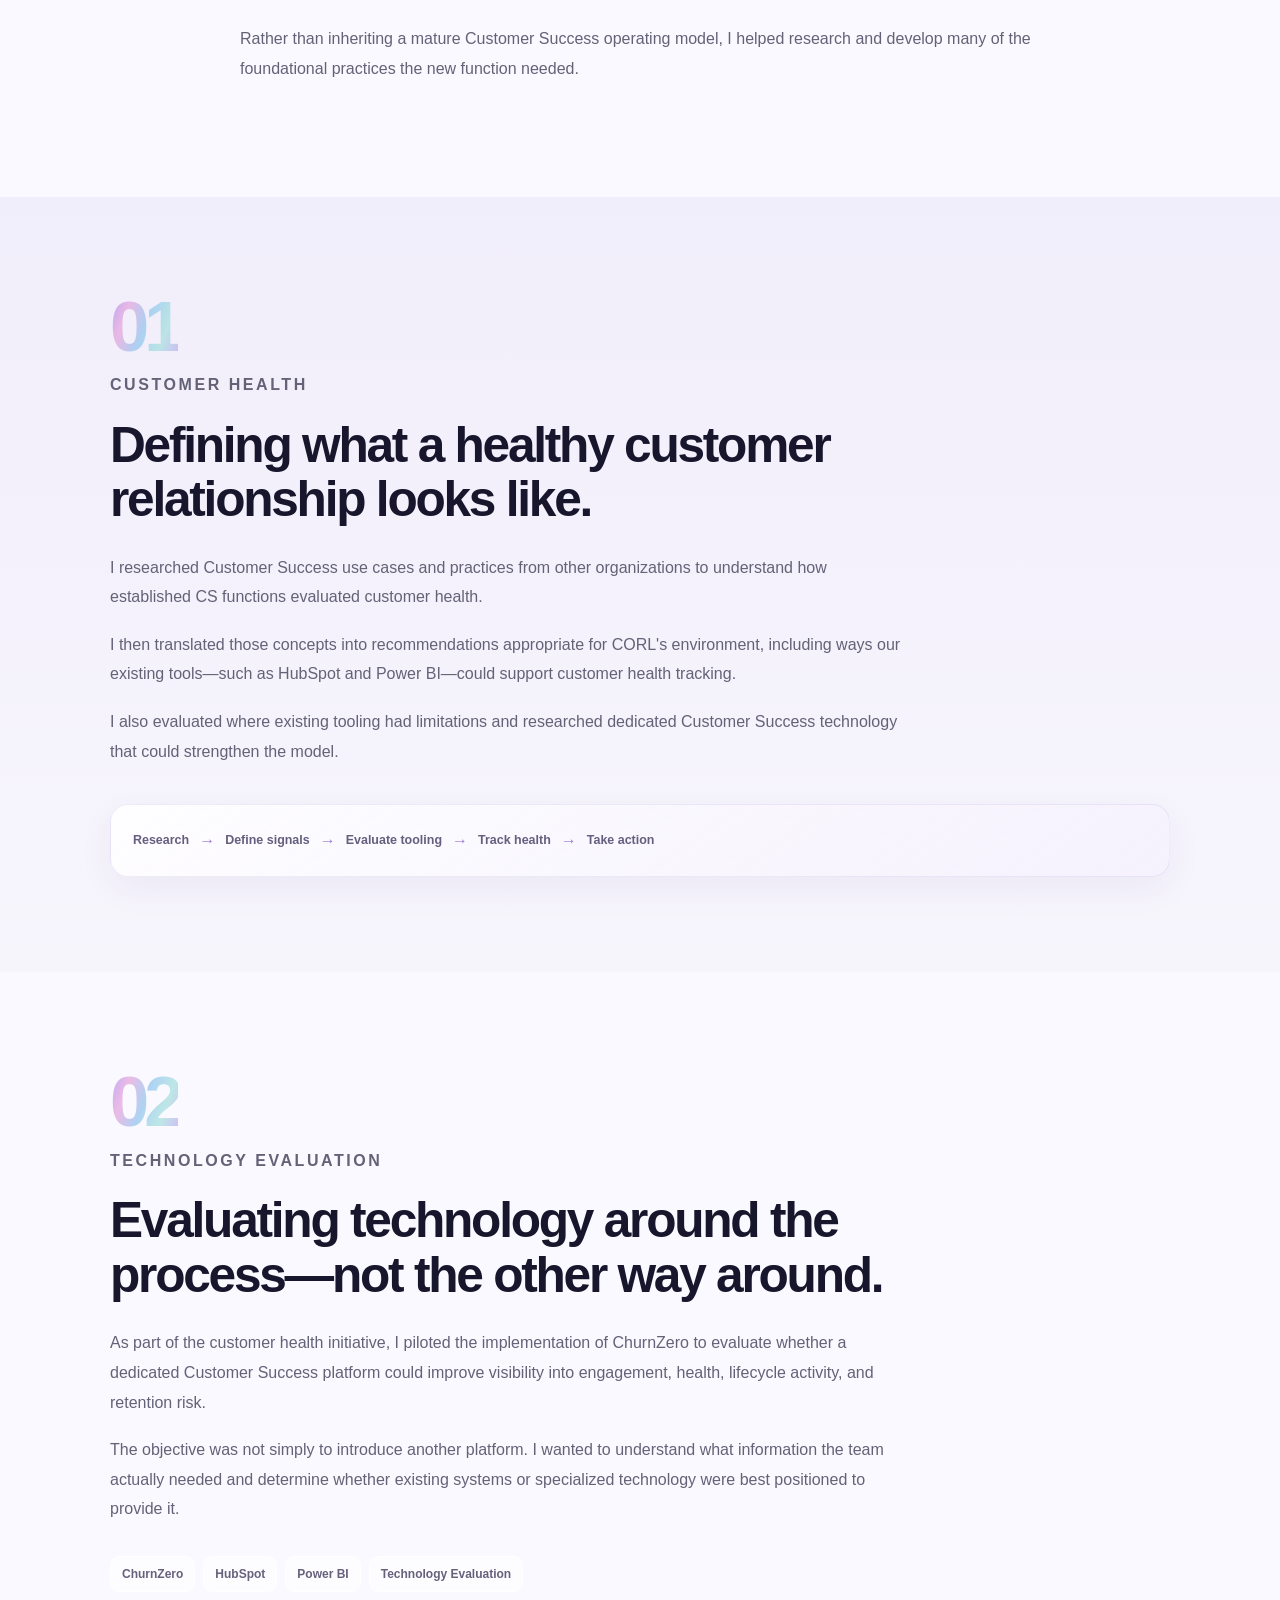
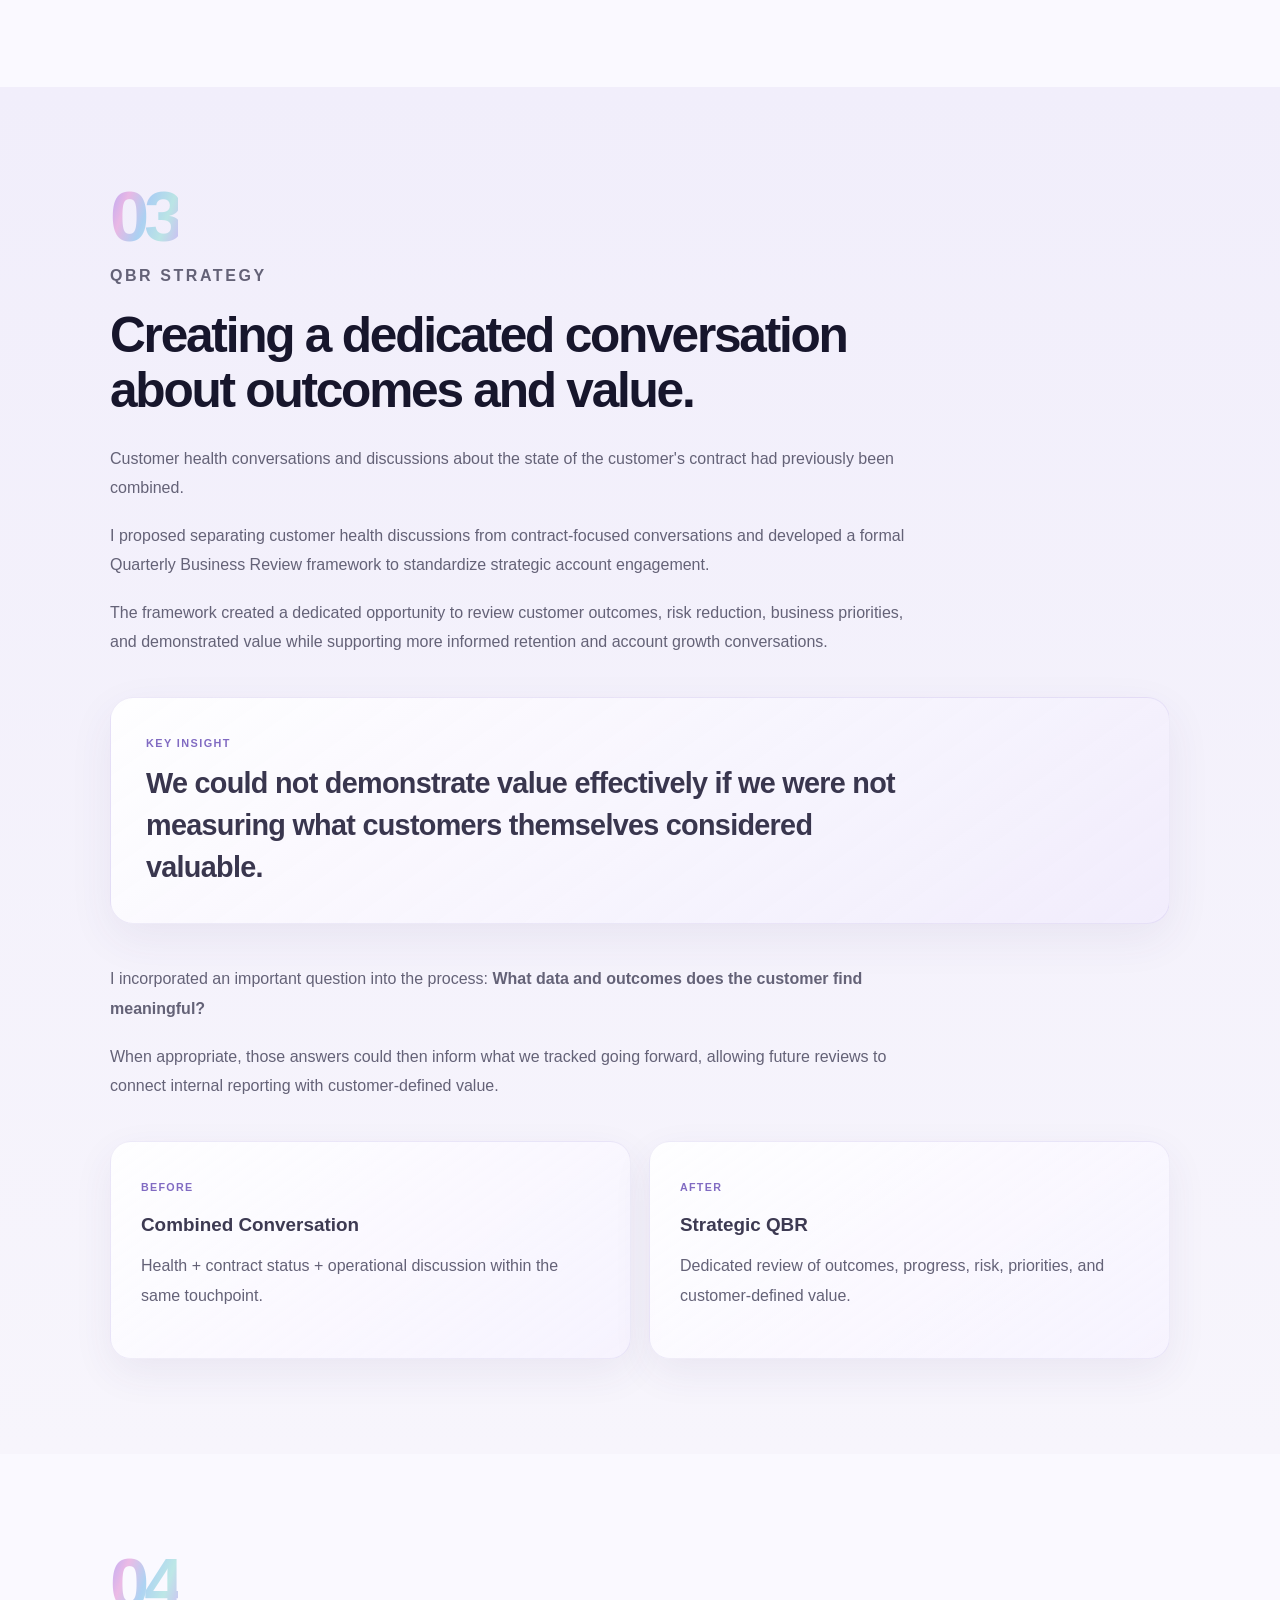
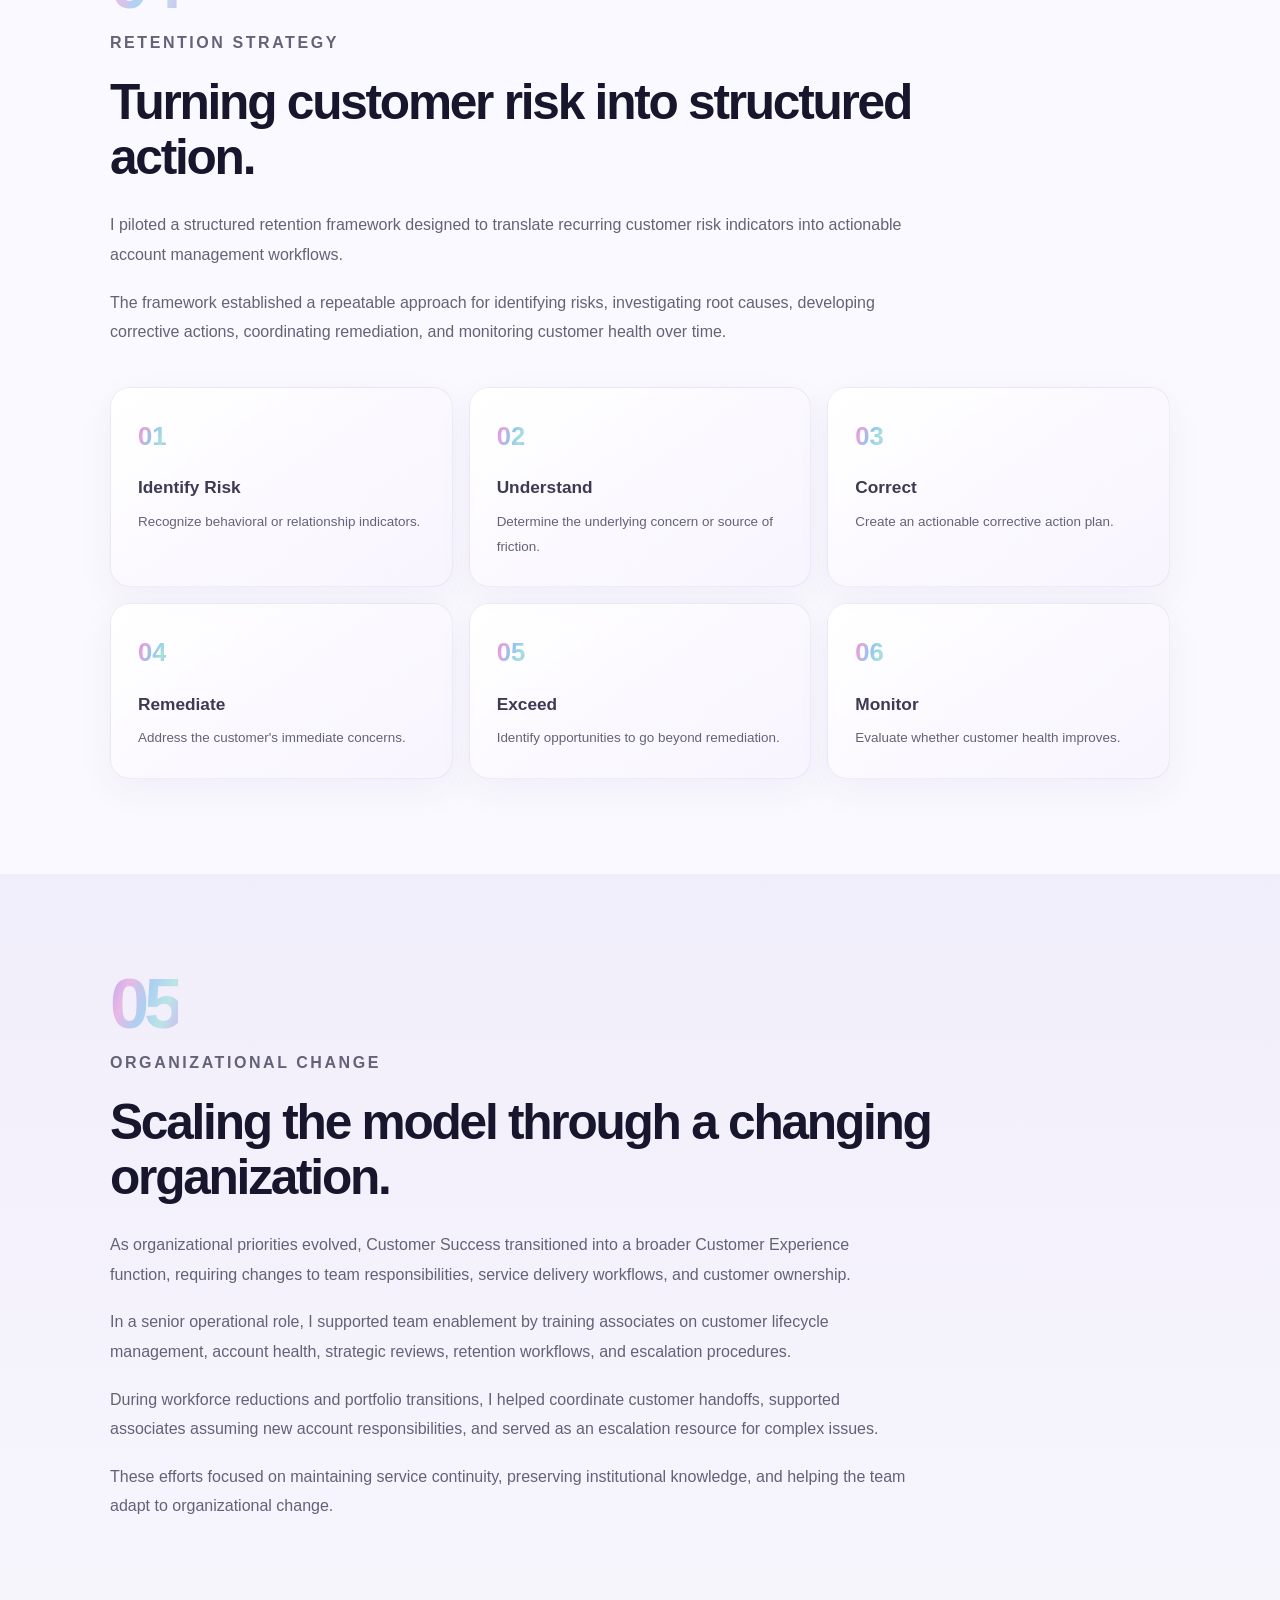
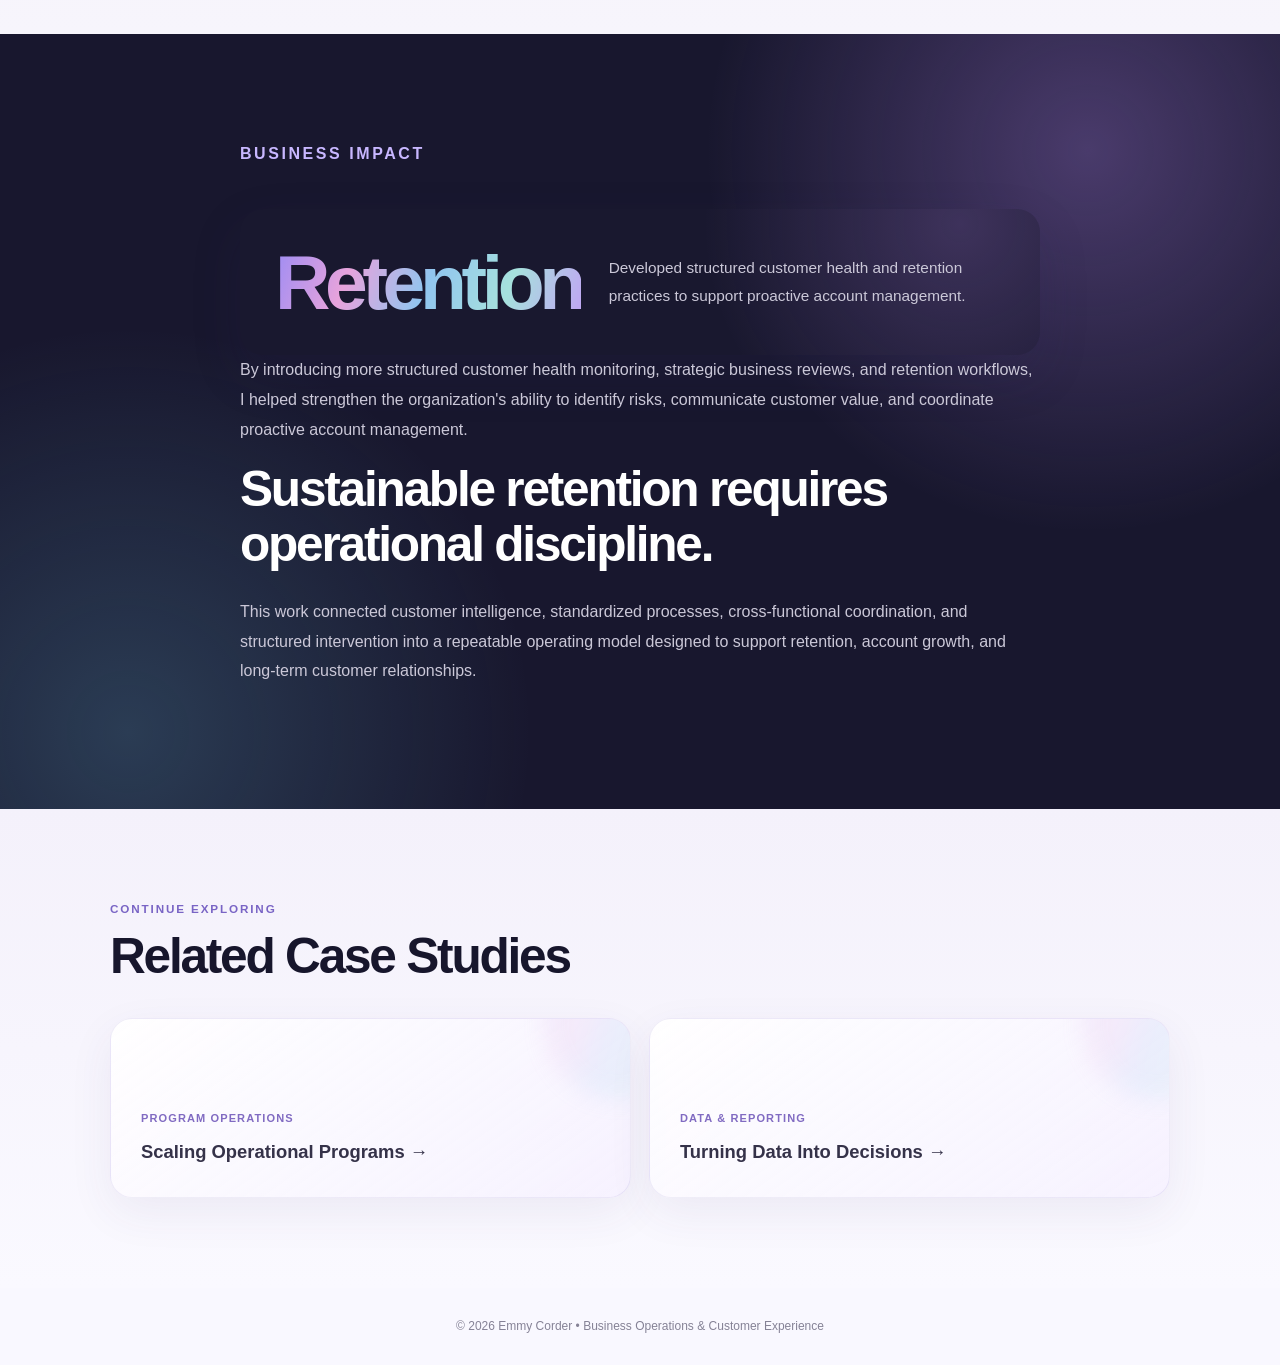
<file: case-studies/customer-success.html>
<!DOCTYPE html>
<html lang="en">

<head>
    <meta charset="UTF-8">
    <meta name="viewport" content="width=device-width, initial-scale=1.0">

    <title>Customer Success & Retention Strategy | Emmy Corder</title>

    <meta name="description"
        content="A case study demonstrating Emmy Corder's work helping build Customer Success operations, customer health frameworks, QBRs, and retention strategy at CORL Technologies.">

    <link rel="stylesheet" href="../style.css">

    <link rel="icon"
          type="image/svg+xml"
          href="data:image/svg+xml,%3Csvg xmlns='http://www.w3.org/2000/svg' viewBox='0 0 100 100'%3E%3Cdefs%3E%3ClinearGradient id='g' x1='0' y1='0' x2='1' y2='1'%3E%3Cstop offset='0%25' stop-color='%239c8cf4'/%3E%3Cstop offset='45%25' stop-color='%23e7a3dc'/%3E%3Cstop offset='75%25' stop-color='%2391c5ef'/%3E%3Cstop offset='100%25' stop-color='%23a6e1dd'/%3E%3C/linearGradient%3E%3C/defs%3E%3Crect width='100' height='100' rx='24' fill='url(%23g)'/%3E%3Ctext x='50' y='64' text-anchor='middle' font-family='Arial' font-size='40' font-weight='700' fill='white'%3EEC%3C/text%3E%3C/svg%3E">
</head>

<body>

    <!-- Navigation -->
<nav>
    <a href="../index.html" class="logo">EC.</a>

    <ul>
        <li><a href="../index.html#about">About</a></li>
        <li><a href="../index.html#impact">Impact</a></li>

        <li class="nav-dropdown">
            <button class="nav-dropdown-button" type="button">
                Case Studies
                <span class="dropdown-arrow">⌄</span>
            </button>

            <div class="nav-dropdown-menu">
                <a href="program-operations.html">
                    Program Operations & Process Transformation
                </a>

                <a href="customer-success.html">
                    Customer Success & Retention Strategy
                </a>

                <a href="risk-governance.html">
                    Risk, Governance & Program Integrity
                </a>

                <a href="data-reporting.html">
                    Data, Reporting & Operational Intelligence
                </a>
            </div>
        </li>

        <li><a href="../resume.html">Résumé</a></li>
        <li><a href="../index.html#contact">Contact</a></li>
    </ul>
</nav>


    <main class="case-study-page">

        <section class="case-study-hero">

            <div class="case-study-container">

                <p class="case-study-eyebrow">
                    CASE STUDY • CUSTOMER SUCCESS
                </p>

                <h1>
                    Customer Success &<br>
                    Retention Strategy
                </h1>

                <p class="case-study-context">
                    CORL Technologies • Cybersecurity SaaS
                </p>

                
                <p class="case-study-intro">
                    Building scalable Customer Success operations through
                    customer health intelligence, standardized business reviews,
                    retention strategy, technology evaluation, and
                    cross-functional process improvement.
                </p>


                <div class="case-study-tags">
                    <span>Customer Success</span>
                    <span>Retention</span>
                    <span>Customer Health</span>
                    <span>QBR Strategy</span>
                    <span>HubSpot</span>
                    <span>Power BI</span>
                    <span>Change Management</span>
                </div>

            </div>

        </section>


        <section class="case-study-impact">

            <div class="case-study-container">

                <p class="section-label">IMPACT AT A GLANCE</p>

                <div class="case-study-metrics">

                   
                    <div class="case-study-metric">
                        <strong>$800K</strong>
                        <span>Approximate strategic client portfolio managed</span>
                    </div>


                    <div class="case-study-metric">
                        <strong>Founding</strong>
                        <span>Customer Success team member</span>
                    </div>

                    <div class="case-study-metric">
                        <strong>QBR</strong>
                        <span>Formal strategic review framework created</span>
                    </div>

                    <div class="case-study-metric">
                        <strong>CX</strong>
                        <span>Senior resource during organizational transition</span>
                    </div>

                </div>

            </div>

        </section>


        <section class="case-study-section">

            <div class="case-study-container narrow">

                <p class="section-label">THE OPPORTUNITY</p>

                <h2>Building the systems behind strong customer relationships.</h2>

                <p>
                    As a founding member of CORL's Customer Success team,
                    I had the opportunity to help define how the organization
                    would understand customer health, identify retention risk,
                    measure engagement, and communicate value to clients.
                </p>

                <p>
                    Rather than inheriting a mature Customer Success operating
                    model, I helped research and develop many of the foundational
                    practices the new function needed.
                </p>

            </div>

        </section>


        <section class="case-study-section alt">

            <div class="case-study-container">

                <div class="case-study-number">01</div>

                <p class="section-label">CUSTOMER HEALTH</p>

                <h2>Defining what a healthy customer relationship looks like.</h2>

                <p>
                    I researched Customer Success use cases and practices from
                    other organizations to understand how established CS
                    functions evaluated customer health.
                </p>

                <p>
                    I then translated those concepts into recommendations
                    appropriate for CORL's environment, including ways our
                    existing tools—such as HubSpot and Power BI—could support
                    customer health tracking.
                </p>

                <p>
                    I also evaluated where existing tooling had limitations
                    and researched dedicated Customer Success technology that
                    could strengthen the model.
                </p>

                <div class="process-flow">
                    <span>Research</span>
                    <span>→</span>
                    <span>Define signals</span>
                    <span>→</span>
                    <span>Evaluate tooling</span>
                    <span>→</span>
                    <span>Track health</span>
                    <span>→</span>
                    <span>Take action</span>
                </div>

            </div>

        </section>


        <section class="case-study-section">

            <div class="case-study-container">

                <div class="case-study-number">02</div>

                <p class="section-label">TECHNOLOGY EVALUATION</p>

                <h2>Evaluating technology around the process—not the other way around.</h2>

                <p>
                    As part of the customer health initiative, I piloted the
                    implementation of ChurnZero to evaluate whether a dedicated
                    Customer Success platform could improve visibility into
                    engagement, health, lifecycle activity, and retention risk.
                </p>

                <p>
                    The objective was not simply to introduce another platform.
                    I wanted to understand what information the team actually
                    needed and determine whether existing systems or specialized
                    technology were best positioned to provide it.
                </p>

                <div class="case-study-tags">
                    <span>ChurnZero</span>
                    <span>HubSpot</span>
                    <span>Power BI</span>
                    <span>Technology Evaluation</span>
                </div>

            </div>

        </section>


        <section class="case-study-section alt">

            <div class="case-study-container">

                <div class="case-study-number">03</div>

                <p class="section-label">QBR STRATEGY</p>

                <h2>Creating a dedicated conversation about outcomes and value.</h2>

                <p>
                    Customer health conversations and discussions about the
                    state of the customer's contract had previously been
                    combined.
                </p>

                
                <p>
                    I proposed separating customer health discussions from
                    contract-focused conversations and developed a formal
                    Quarterly Business Review framework to standardize
                    strategic account engagement.
                </p>
                
                <p>
                    The framework created a dedicated opportunity to review
                    customer outcomes, risk reduction, business priorities,
                    and demonstrated value while supporting more informed
                    retention and account growth conversations.
                </p>

                <div class="case-study-callout">

                    <p class="callout-label">KEY INSIGHT</p>

                    <blockquote>
                        We could not demonstrate value effectively if we were
                        not measuring what customers themselves considered
                        valuable.
                    </blockquote>

                </div>

                <p>
                    I incorporated an important question into the process:
                    <strong>What data and outcomes does the customer find
                    meaningful?</strong>
                </p>

                <p>
                    When appropriate, those answers could then inform what we
                    tracked going forward, allowing future reviews to connect
                    internal reporting with customer-defined value.
                </p>

                <div class="before-after">

                    <div class="before-after-card">
                        <span>BEFORE</span>
                        <h3>Combined Conversation</h3>
                        <p>
                            Health + contract status + operational discussion
                            within the same touchpoint.
                        </p>
                    </div>

                    <div class="before-after-card">
                        <span>AFTER</span>
                        <h3>Strategic QBR</h3>
                        <p>
                            Dedicated review of outcomes, progress, risk,
                            priorities, and customer-defined value.
                        </p>
                    </div>

                </div>

            </div>

        </section>


        <section class="case-study-section">

            <div class="case-study-container">

                <div class="case-study-number">04</div>

                <p class="section-label">RETENTION STRATEGY</p>

                <h2>Turning customer risk into structured action.</h2>

                
                <p>
                    I piloted a structured retention framework designed
                    to translate recurring customer risk indicators into
                    actionable account management workflows.
                </p>
                
                <p>
                    The framework established a repeatable approach for
                    identifying risks, investigating root causes, developing
                    corrective actions, coordinating remediation, and
                    monitoring customer health over time.
                </p>


                <div class="vertical-process">

                    <div>
                        <strong>01</strong>
                        <h3>Identify Risk</h3>
                        <p>Recognize behavioral or relationship indicators.</p>
                    </div>

                    <div>
                        <strong>02</strong>
                        <h3>Understand</h3>
                        <p>Determine the underlying concern or source of friction.</p>
                    </div>

                    <div>
                        <strong>03</strong>
                        <h3>Correct</h3>
                        <p>Create an actionable corrective action plan.</p>
                    </div>

                    <div>
                        <strong>04</strong>
                        <h3>Remediate</h3>
                        <p>Address the customer's immediate concerns.</p>
                    </div>

                    <div>
                        <strong>05</strong>
                        <h3>Exceed</h3>
                        <p>Identify opportunities to go beyond remediation.</p>
                    </div>

                    <div>
                        <strong>06</strong>
                        <h3>Monitor</h3>
                        <p>Evaluate whether customer health improves.</p>
                    </div>

                </div>

            </div>

        </section>


        <section class="case-study-section alt">

            <div class="case-study-container">

                <div class="case-study-number">05</div>

                <p class="section-label">ORGANIZATIONAL CHANGE</p>

                <h2>Scaling the model through a changing organization.</h2>

                <p>
                    As organizational priorities evolved, Customer Success
                    transitioned into a broader Customer Experience function,
                    requiring changes to team responsibilities, service
                    delivery workflows, and customer ownership.
                </p>
                
                <p>
                    In a senior operational role, I supported team enablement
                    by training associates on customer lifecycle management,
                    account health, strategic reviews, retention workflows,
                    and escalation procedures.
                </p>
                
                <p>
                    During workforce reductions and portfolio transitions,
                    I helped coordinate customer handoffs, supported
                    associates assuming new account responsibilities,
                    and served as an escalation resource for complex issues.
                </p>
                
                <p>
                    These efforts focused on maintaining service continuity,
                    preserving institutional knowledge, and helping the
                    team adapt to organizational change.
                </p>

            </div>

        </section>


        <section class="case-study-takeaway">

            <div class="case-study-container narrow">

                <p class="section-label">BUSINESS IMPACT</p>

               
            <div class="case-study-highlight">
                <strong>Retention</strong>
                <p>
                    Developed structured customer health and retention
                    practices to support proactive account management.
                </p>
            </div>


                
            <p>
                By introducing more structured customer health monitoring,
                strategic business reviews, and retention workflows,
                I helped strengthen the organization's ability to
                identify risks, communicate customer value, and
                coordinate proactive account management.
            </p>
            
            <h2>
                Sustainable retention requires operational discipline.
            </h2>
            
            <p>
                This work connected customer intelligence, standardized
                processes, cross-functional coordination, and structured
                intervention into a repeatable operating model designed
                to support retention, account growth, and long-term
                customer relationships.
            </p>


            </div>

        </section>


        <section class="related-case-studies">

            <div class="case-study-container">

                <p class="section-label">CONTINUE EXPLORING</p>
                <h2>Related Case Studies</h2>

                <div class="related-grid">

                    <a href="program-operations.html" class="related-card">
                        <span>Program Operations</span>
                        <h3>Scaling Operational Programs →</h3>
                    </a>

                    <a href="data-reporting.html" class="related-card">
                        <span>Data & Reporting</span>
                        <h3>Turning Data Into Decisions →</h3>
                    </a>

                </div>

            </div>

        </section>

    </main>


    
<footer>
    <p>
        © 2026 Emmy Corder • Business Operations & Customer Experience
    </p>
</footer>

</body>
</html>
</file>
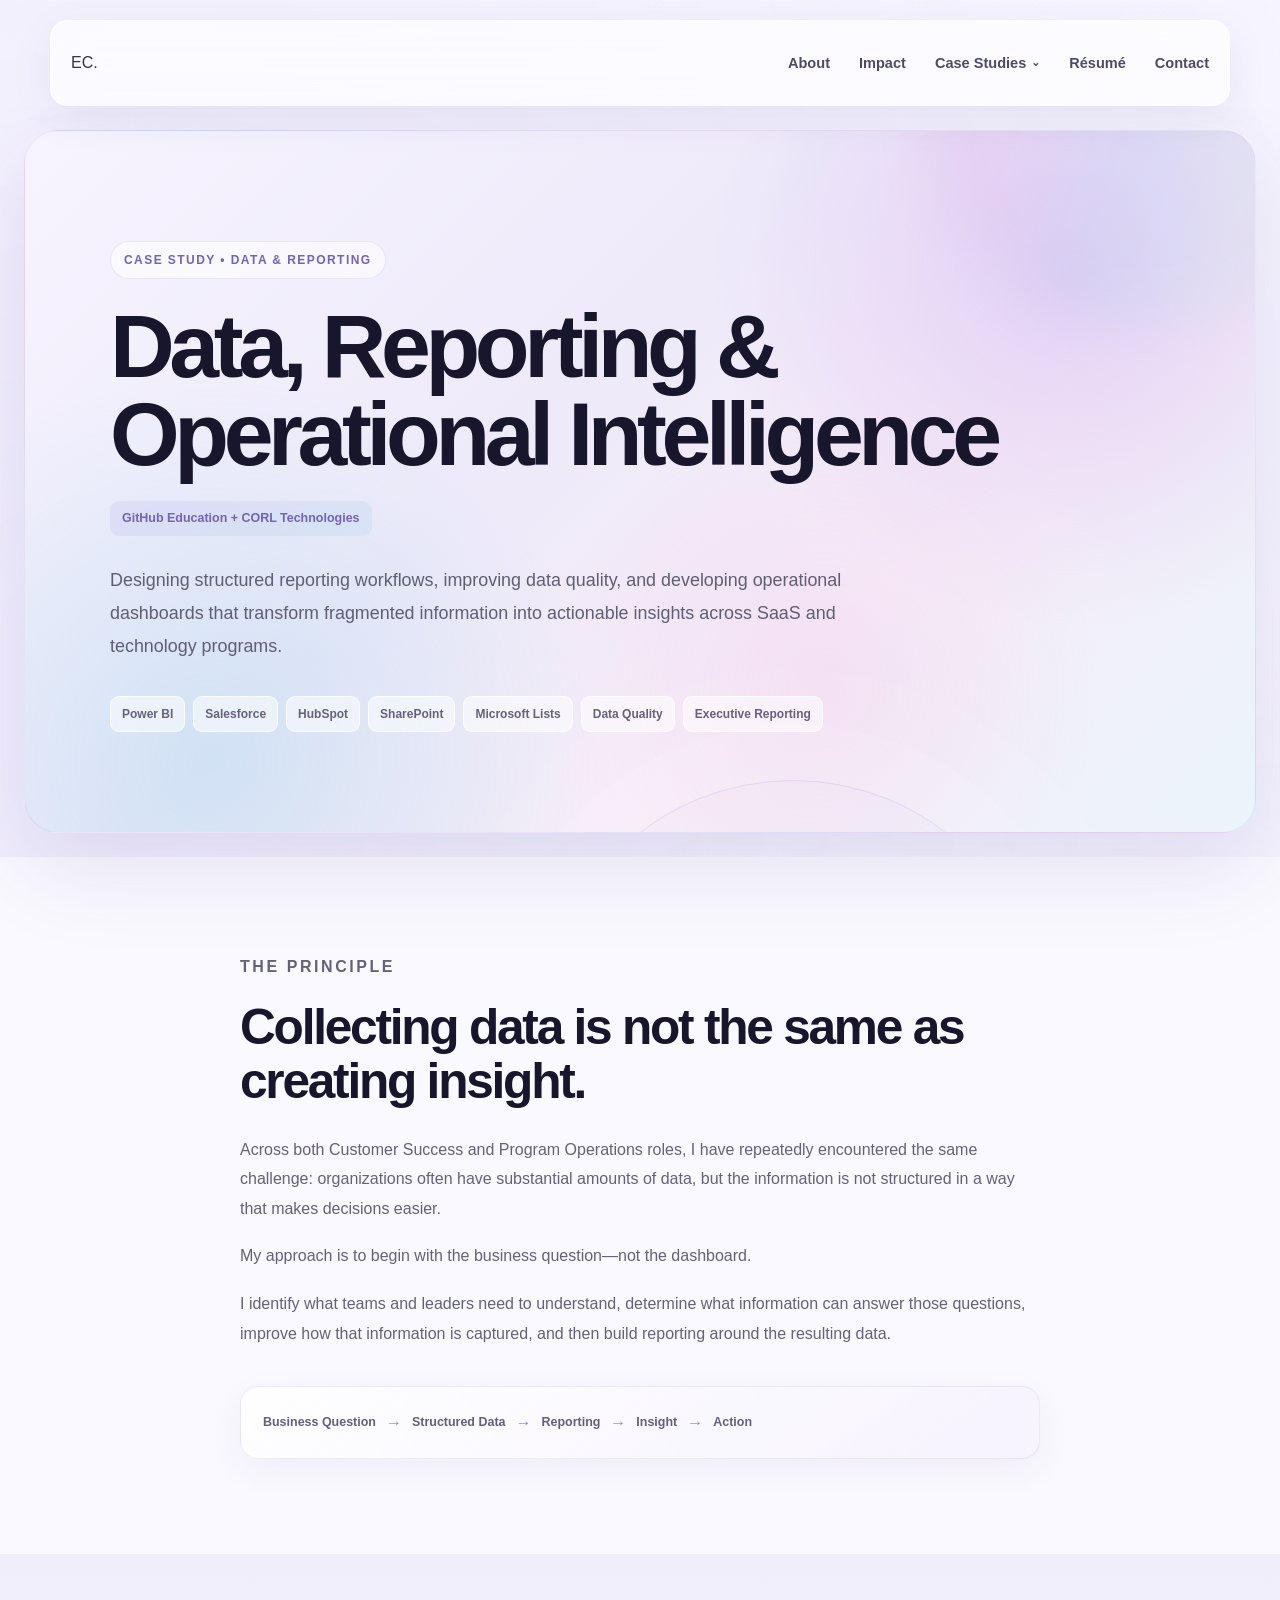
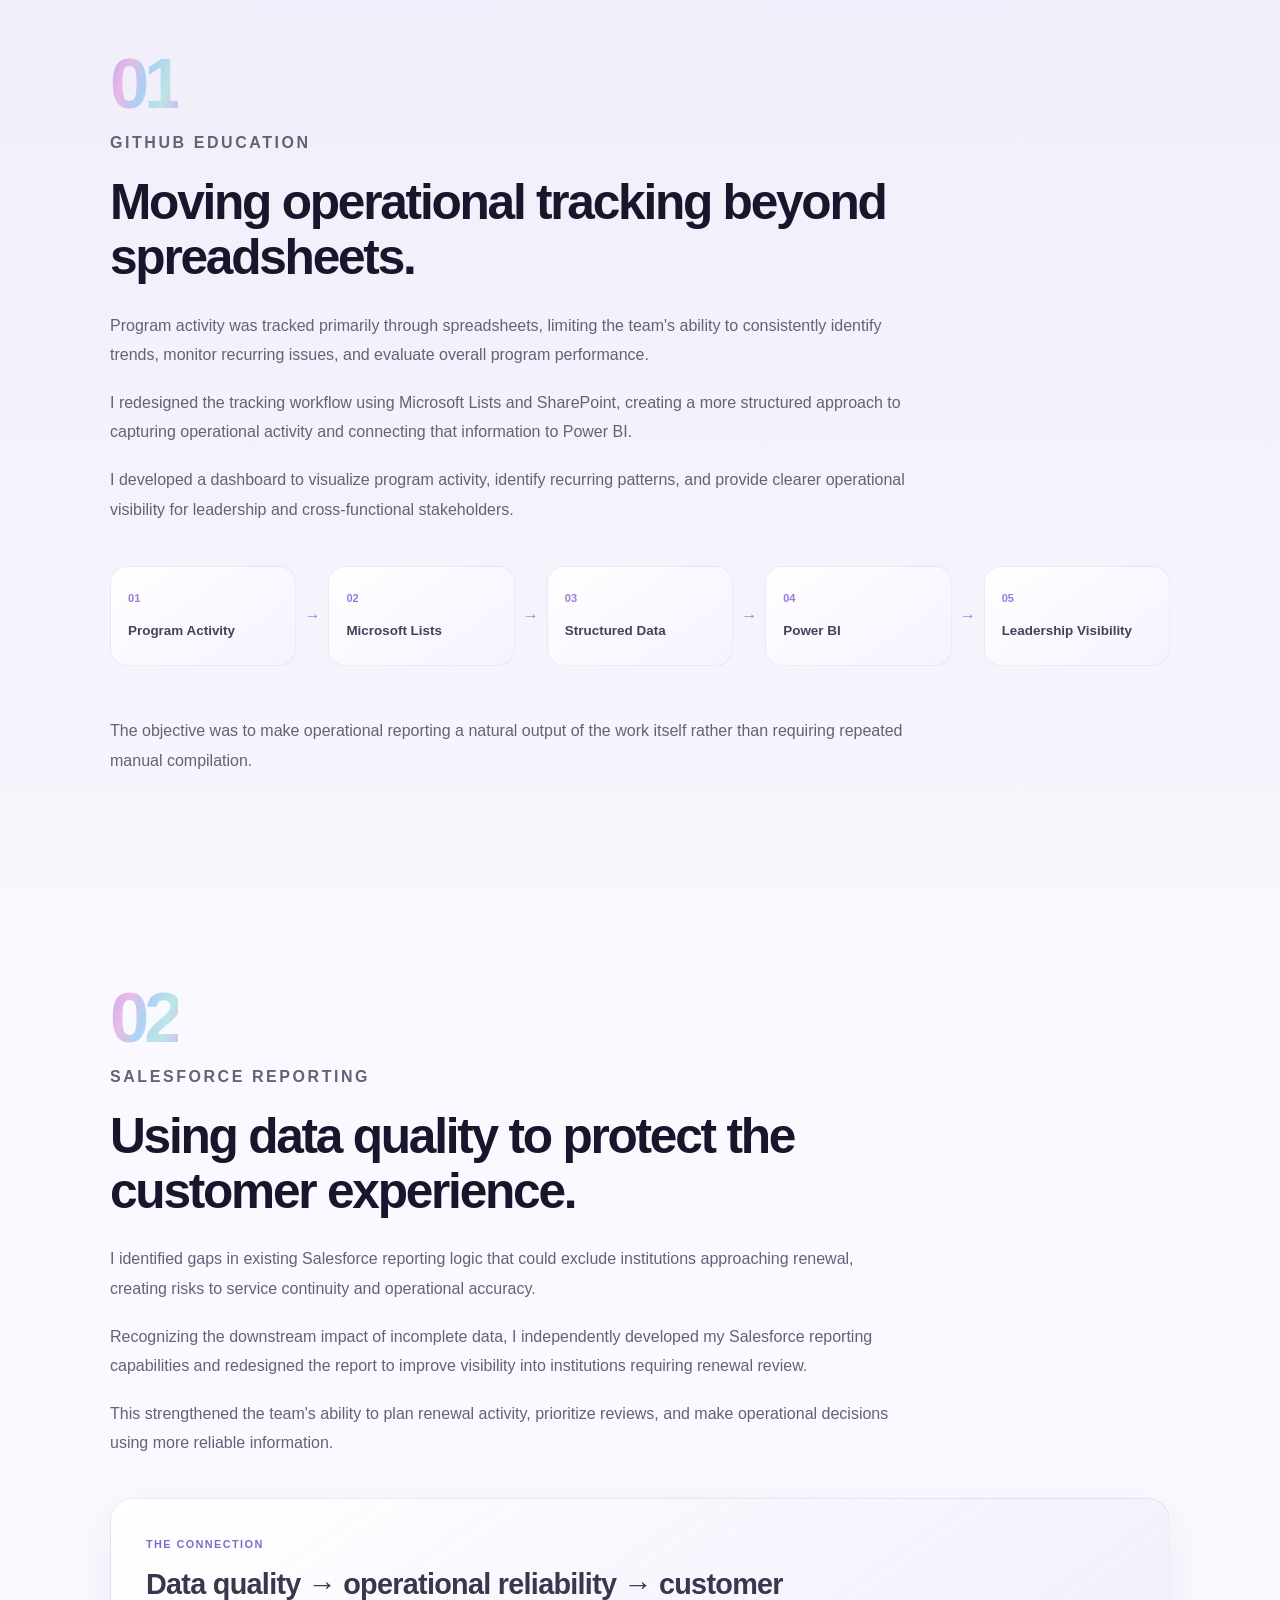
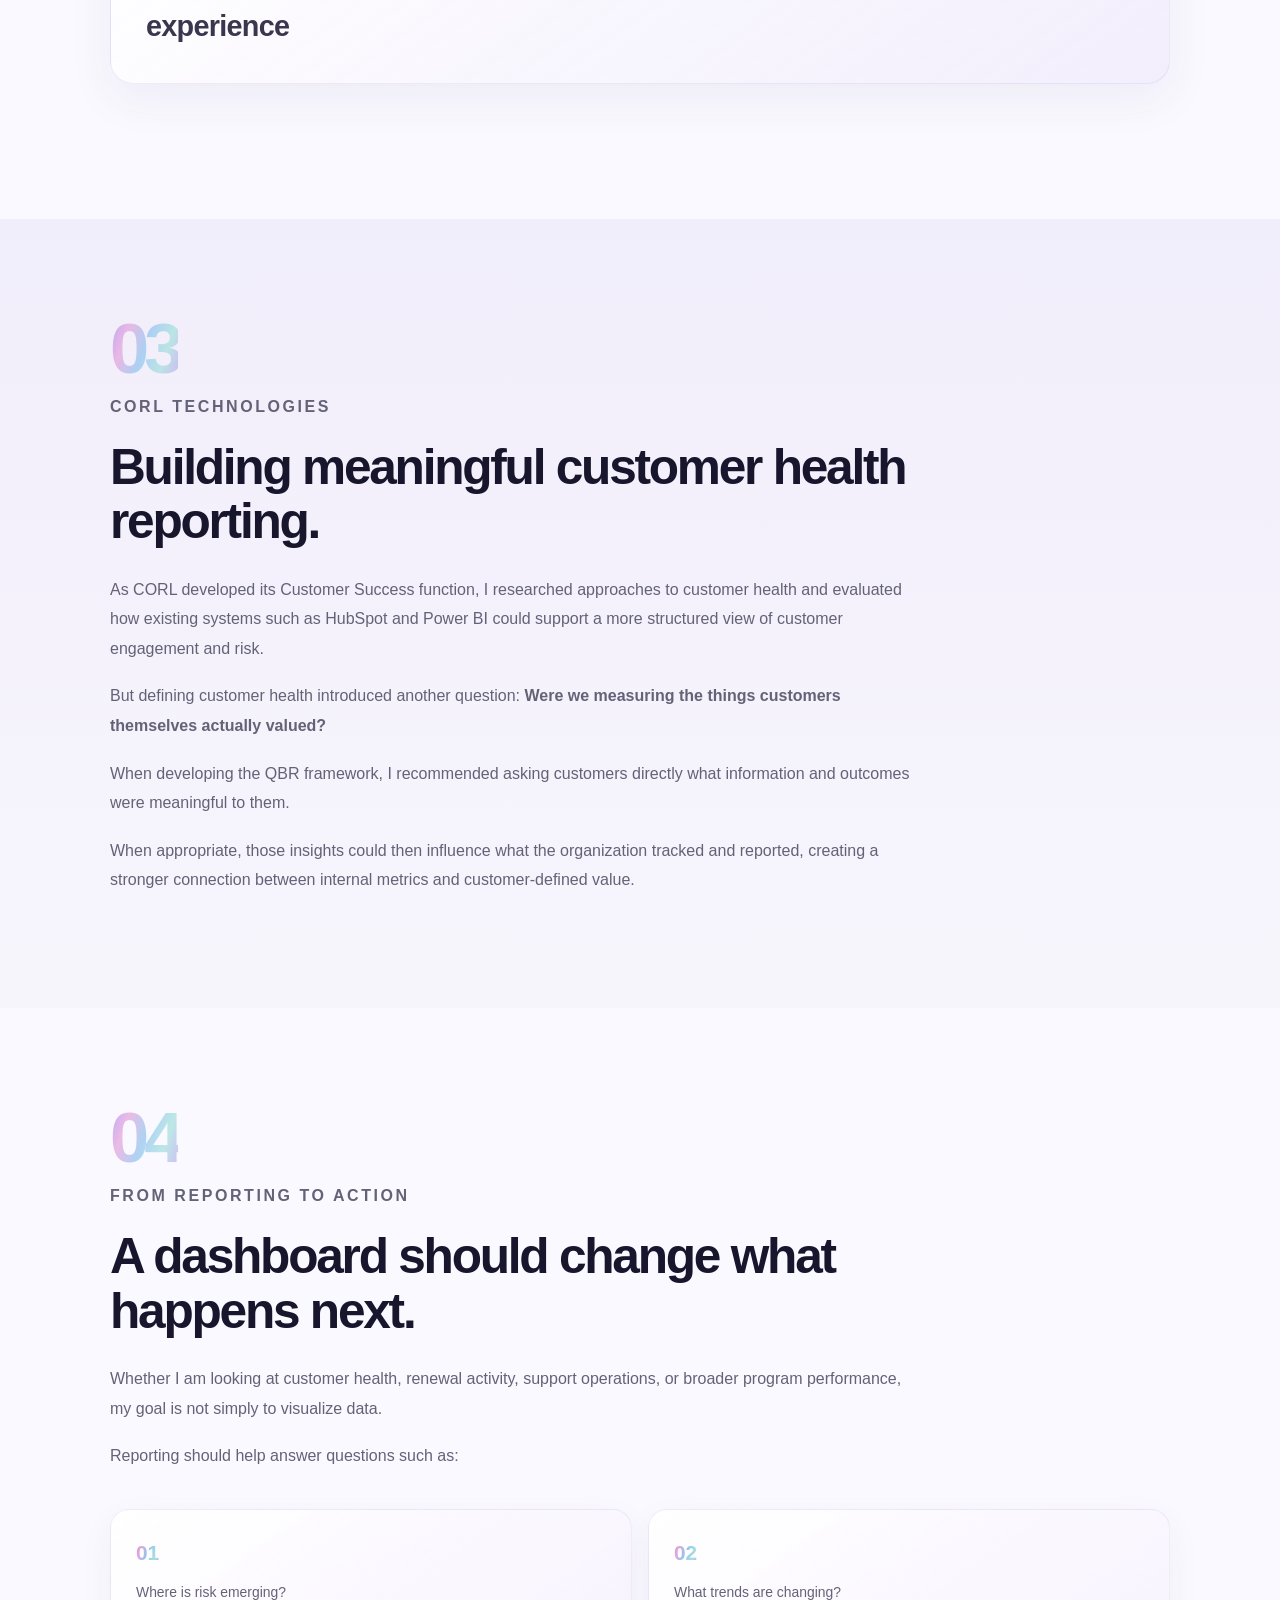
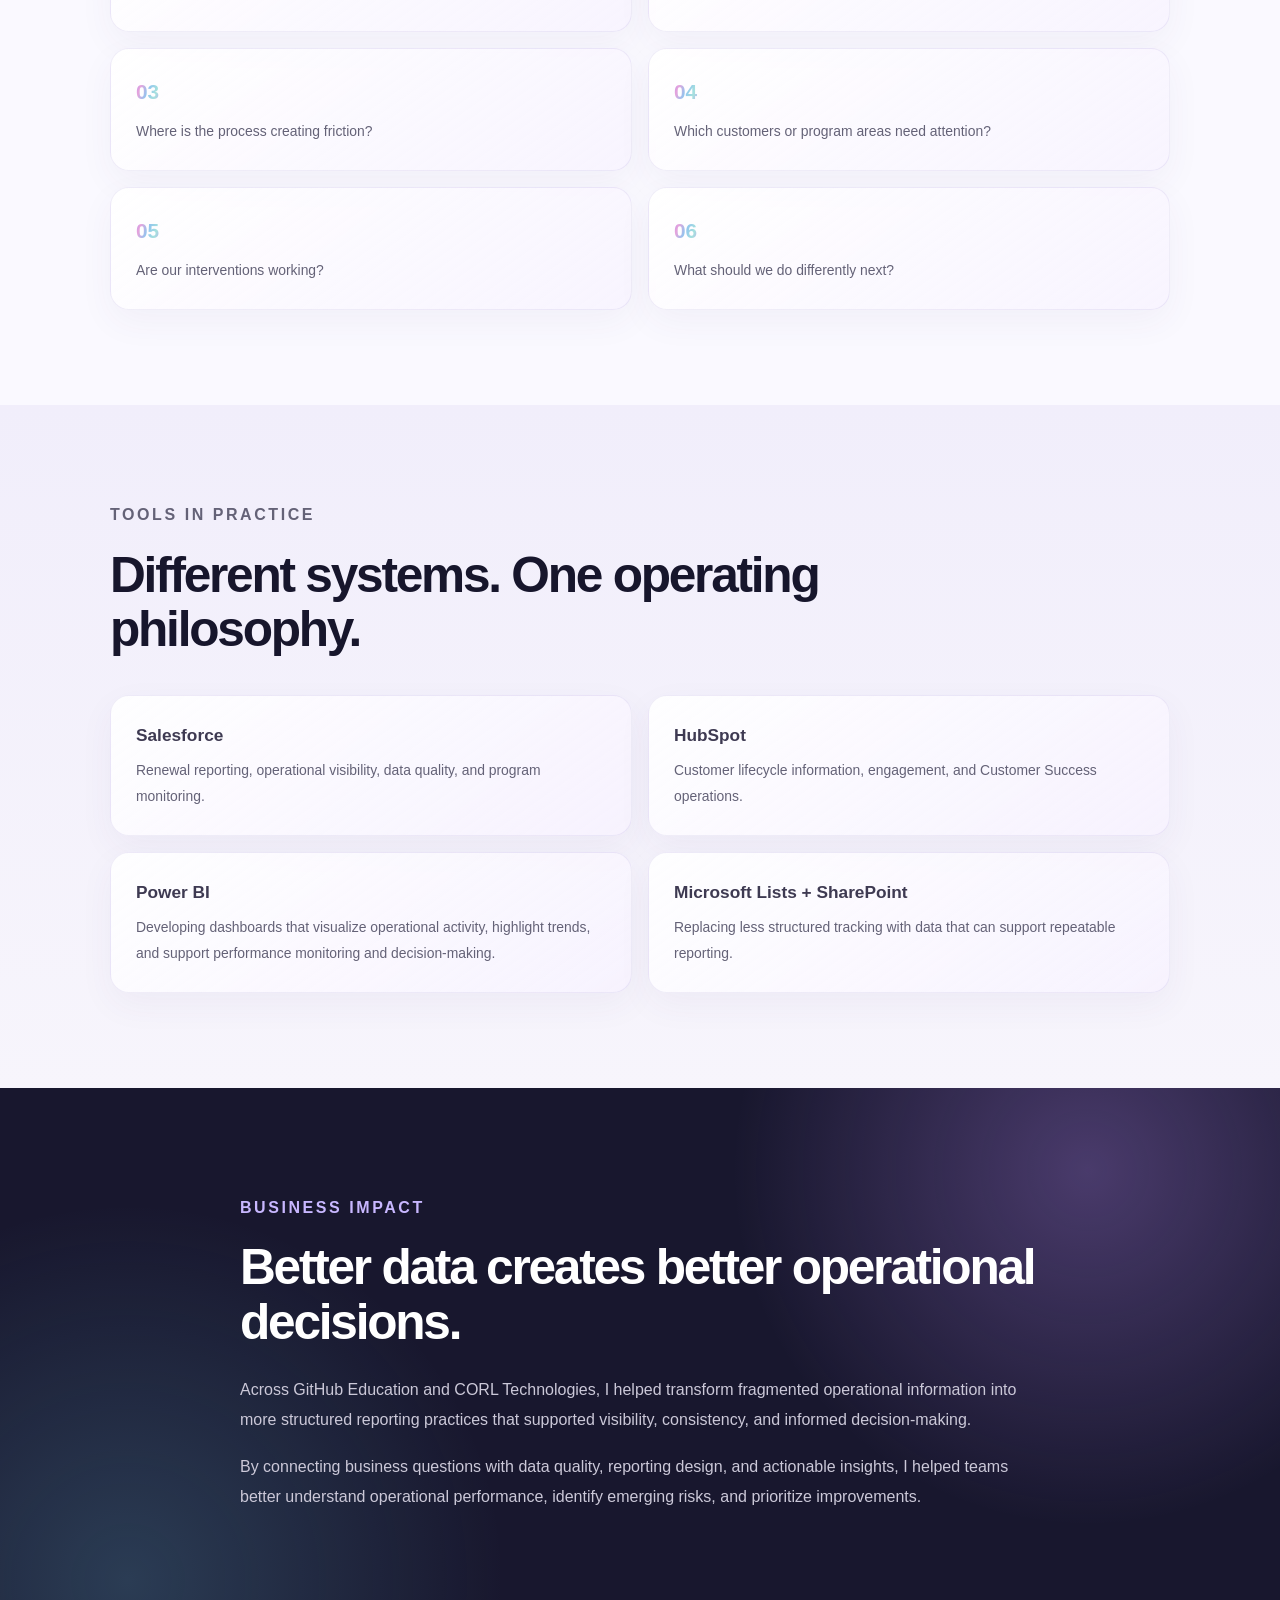
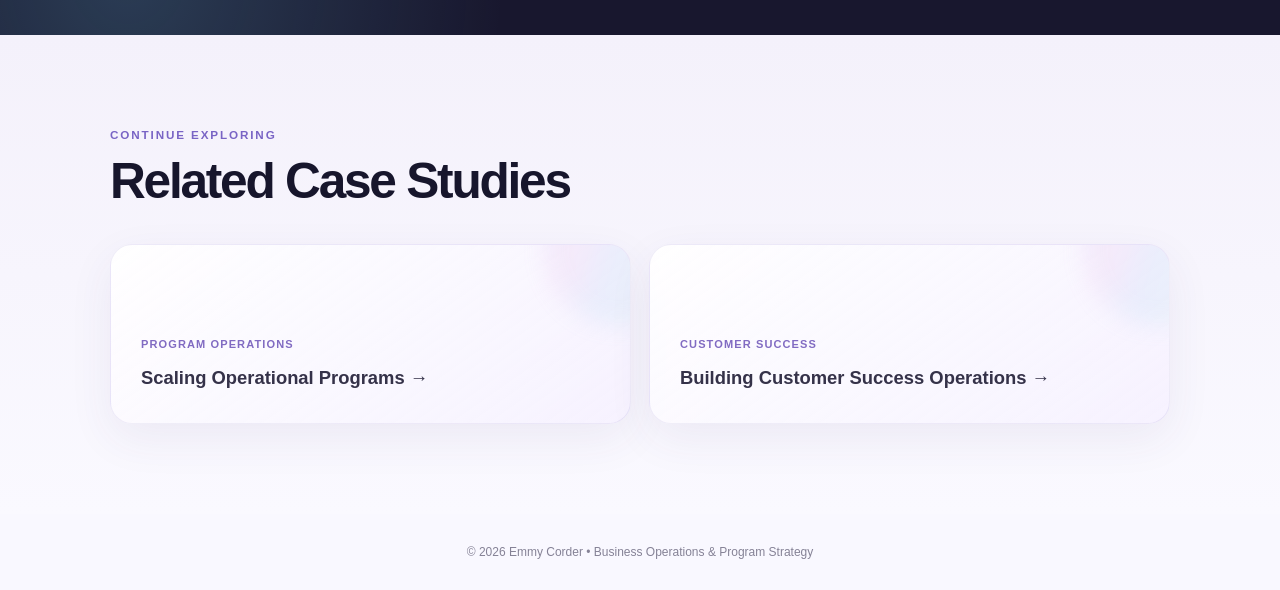
<file: case-studies/data-reporting.html>
<!DOCTYPE html>
<html lang="en">

<head>
    <meta charset="UTF-8">
    <meta name="viewport" content="width=device-width, initial-scale=1.0">

    <title>Data, Reporting & Operational Intelligence | Emmy Corder</title>

    <meta name="description"
        content="A case study demonstrating how Emmy Corder uses Salesforce, HubSpot, Power BI, SharePoint, and structured operational data to improve decision-making.">

    <link rel="stylesheet" href="../style.css">

    <link rel="icon"
          type="image/svg+xml"
          href="data:image/svg+xml,%3Csvg xmlns='http://www.w3.org/2000/svg' viewBox='0 0 100 100'%3E%3Cdefs%3E%3ClinearGradient id='g' x1='0' y1='0' x2='1' y2='1'%3E%3Cstop offset='0%25' stop-color='%239c8cf4'/%3E%3Cstop offset='45%25' stop-color='%23e7a3dc'/%3E%3Cstop offset='75%25' stop-color='%2391c5ef'/%3E%3Cstop offset='100%25' stop-color='%23a6e1dd'/%3E%3C/linearGradient%3E%3C/defs%3E%3Crect width='100' height='100' rx='24' fill='url(%23g)'/%3E%3Ctext x='50' y='64' text-anchor='middle' font-family='Arial' font-size='40' font-weight='700' fill='white'%3EEC%3C/text%3E%3C/svg%3E">
</head>

<body>

    <!-- Navigation -->
<nav>
    <a href="../index.html" class="logo">EC.</a>

    <ul>
        <li><a href="../index.html#about">About</a></li>
        <li><a href="../index.html#impact">Impact</a></li>

        <li class="nav-dropdown">
            <button class="nav-dropdown-button" type="button">
                Case Studies
                <span class="dropdown-arrow">⌄</span>
            </button>

            <div class="nav-dropdown-menu">
                <a href="program-operations.html">
                    Program Operations & Process Transformation
                </a>

                <a href="customer-success.html">
                    Customer Success & Retention Strategy
                </a>

                <a href="risk-governance.html">
                    Risk, Governance & Program Integrity
                </a>

                <a href="data-reporting.html">
                    Data, Reporting & Operational Intelligence
                </a>
            </div>
        </li>

        <li><a href="../resume.html">Résumé</a></li>
        <li><a href="../index.html#contact">Contact</a></li>
    </ul>
</nav>

    <main class="case-study-page">

        <section class="case-study-hero">

            <div class="case-study-container">

                <p class="case-study-eyebrow">
                    CASE STUDY • DATA & REPORTING
                </p>

                <h1>
                    Data, Reporting &<br>
                    Operational Intelligence
                </h1>

                <p class="case-study-context">
                    GitHub Education + CORL Technologies
                </p>

                
            <p class="case-study-intro">
                Designing structured reporting workflows, improving
                data quality, and developing operational dashboards
                that transform fragmented information into actionable
                insights across SaaS and technology programs.
            </p>


                <div class="case-study-tags">
                    <span>Power BI</span>
                    <span>Salesforce</span>
                    <span>HubSpot</span>
                    <span>SharePoint</span>
                    <span>Microsoft Lists</span>
                    <span>Data Quality</span>
                    <span>Executive Reporting</span>
                </div>

            </div>

        </section>


        <section class="case-study-section">

            <div class="case-study-container narrow">

                <p class="section-label">THE PRINCIPLE</p>

                <h2>Collecting data is not the same as creating insight.</h2>

                <p>
                    Across both Customer Success and Program Operations roles,
                    I have repeatedly encountered the same challenge:
                    organizations often have substantial amounts of data,
                    but the information is not structured in a way that makes
                    decisions easier.
                </p>

                <p>
                    My approach is to begin with the business question—not
                    the dashboard.
                </p>

                <p>
                    I identify what teams and leaders need to understand,
                    determine what information can answer those questions,
                    improve how that information is captured, and then build
                    reporting around the resulting data.
                </p>

                <div class="process-flow">
                    <span>Business Question</span>
                    <span>→</span>
                    <span>Structured Data</span>
                    <span>→</span>
                    <span>Reporting</span>
                    <span>→</span>
                    <span>Insight</span>
                    <span>→</span>
                    <span>Action</span>
                </div>

            </div>

        </section>


        <section class="case-study-section alt">

            <div class="case-study-container">

                <div class="case-study-number">01</div>

                <p class="section-label">GITHUB EDUCATION</p>

                <h2>Moving operational tracking beyond spreadsheets.</h2>

                
                <p>
                    Program activity was tracked primarily through
                    spreadsheets, limiting the team's ability to
                    consistently identify trends, monitor recurring
                    issues, and evaluate overall program performance.
                </p>
                
                <p>
                    I redesigned the tracking workflow using Microsoft
                    Lists and SharePoint, creating a more structured
                    approach to capturing operational activity and
                    connecting that information to Power BI.
                </p>
                
                <p>
                    I developed a dashboard to visualize program
                    activity, identify recurring patterns, and provide
                    clearer operational visibility for leadership
                    and cross-functional stakeholders.
                </p>

                <div class="data-pipeline">

                    <div>
                        <span>01</span>
                        <strong>Program Activity</strong>
                    </div>

                    <div class="pipeline-arrow">→</div>

                    <div>
                        <span>02</span>
                        <strong>Microsoft Lists</strong>
                    </div>

                    <div class="pipeline-arrow">→</div>

                    <div>
                        <span>03</span>
                        <strong>Structured Data</strong>
                    </div>

                    <div class="pipeline-arrow">→</div>

                    <div>
                        <span>04</span>
                        <strong>Power BI</strong>
                    </div>

                    <div class="pipeline-arrow">→</div>

                    <div>
                        <span>05</span>
                        <strong>Leadership Visibility</strong>
                    </div>

                </div>

                <p>
                    The objective was to make operational reporting a natural
                    output of the work itself rather than requiring repeated
                    manual compilation.
                </p>

            </div>

        </section>


        <section class="case-study-section">

            <div class="case-study-container">

                <div class="case-study-number">02</div>

                <p class="section-label">SALESFORCE REPORTING</p>

                <h2>Using data quality to protect the customer experience.</h2>

                
                <p>
                    I identified gaps in existing Salesforce reporting
                    logic that could exclude institutions approaching
                    renewal, creating risks to service continuity and
                    operational accuracy.
                </p>
                
                <p>
                    Recognizing the downstream impact of incomplete data,
                    I independently developed my Salesforce reporting
                    capabilities and redesigned the report to improve
                    visibility into institutions requiring renewal review.
                </p>
                
                <p>
                    This strengthened the team's ability to plan renewal
                    activity, prioritize reviews, and make operational
                    decisions using more reliable information.
                </p>


                <div class="case-study-callout">

                    <p class="callout-label">THE CONNECTION</p>

                    <blockquote>
                        Data quality → operational reliability →
                        customer experience
                    </blockquote>

                </div>

            </div>

        </section>


        <section class="case-study-section alt">

            <div class="case-study-container">

                <div class="case-study-number">03</div>

                <p class="section-label">CORL TECHNOLOGIES</p>

                <h2>Building meaningful customer health reporting.</h2>

                <p>
                    As CORL developed its Customer Success function, I
                    researched approaches to customer health and evaluated
                    how existing systems such as HubSpot and Power BI could
                    support a more structured view of customer engagement
                    and risk.
                </p>

                <p>
                    But defining customer health introduced another question:
                    <strong>Were we measuring the things customers themselves
                    actually valued?</strong>
                </p>

                <p>
                    When developing the QBR framework, I recommended asking
                    customers directly what information and outcomes were
                    meaningful to them.
                </p>

                <p>
                    When appropriate, those insights could then influence
                    what the organization tracked and reported, creating a
                    stronger connection between internal metrics and
                    customer-defined value.
                </p>

            </div>

        </section>


        <section class="case-study-section">

            <div class="case-study-container">

                <div class="case-study-number">04</div>

                <p class="section-label">FROM REPORTING TO ACTION</p>

                <h2>A dashboard should change what happens next.</h2>

                <p>
                    Whether I am looking at customer health, renewal activity,
                    support operations, or broader program performance, my
                    goal is not simply to visualize data.
                </p>

                <p>
                    Reporting should help answer questions such as:
                </p>

                <div class="question-grid">

                    <div>
                        <span>01</span>
                        <p>Where is risk emerging?</p>
                    </div>

                    <div>
                        <span>02</span>
                        <p>What trends are changing?</p>
                    </div>

                    <div>
                        <span>03</span>
                        <p>Where is the process creating friction?</p>
                    </div>

                    <div>
                        <span>04</span>
                        <p>Which customers or program areas need attention?</p>
                    </div>

                    <div>
                        <span>05</span>
                        <p>Are our interventions working?</p>
                    </div>

                    <div>
                        <span>06</span>
                        <p>What should we do differently next?</p>
                    </div>

                </div>

            </div>

        </section>


        <section class="case-study-section alt">

            <div class="case-study-container">

                <p class="section-label">TOOLS IN PRACTICE</p>

                <h2>Different systems. One operating philosophy.</h2>

                <div class="tool-grid">

                    <div class="tool-card">
                        <h3>Salesforce</h3>
                        <p>
                            Renewal reporting, operational visibility,
                            data quality, and program monitoring.
                        </p>
                    </div>

                    <div class="tool-card">
                        <h3>HubSpot</h3>
                        <p>
                            Customer lifecycle information, engagement,
                            and Customer Success operations.
                        </p>
                    </div>

                    
                <div class="tool-card">
                    <h3>Power BI</h3>
                    <p>
                        Developing dashboards that visualize operational
                        activity, highlight trends, and support
                        performance monitoring and decision-making.
                    </p>
                </div>

                    <div class="tool-card">
                        <h3>Microsoft Lists + SharePoint</h3>
                        <p>
                            Replacing less structured tracking with data
                            that can support repeatable reporting.
                        </p>
                    </div>

                </div>

            </div>

        </section>


        <section class="case-study-takeaway">

            <div class="case-study-container narrow">

               
            <p class="section-label">BUSINESS IMPACT</p>
            
            <h2>
                Better data creates better operational decisions.
            </h2>
            
            <p>
                Across GitHub Education and CORL Technologies, I helped
                transform fragmented operational information into more
                structured reporting practices that supported visibility,
                consistency, and informed decision-making.
            </p>
            
            <p>
                By connecting business questions with data quality,
                reporting design, and actionable insights, I helped
                teams better understand operational performance,
                identify emerging risks, and prioritize improvements.
            </p>


            </div>

        </section>


        <section class="related-case-studies">

            <div class="case-study-container">

                <p class="section-label">CONTINUE EXPLORING</p>
                <h2>Related Case Studies</h2>

                <div class="related-grid">

                    <a href="program-operations.html" class="related-card">
                        <span>Program Operations</span>
                        <h3>Scaling Operational Programs →</h3>
                    </a>

                    <a href="customer-success.html" class="related-card">
                        <span>Customer Success</span>
                        <h3>Building Customer Success Operations →</h3>
                    </a>

                </div>

            </div>

        </section>

    </main>


    
            <footer>
                <p>
                    © 2026 Emmy Corder • Business Operations & Program Strategy
                </p>
            </footer>


</body>
</html>
</file>
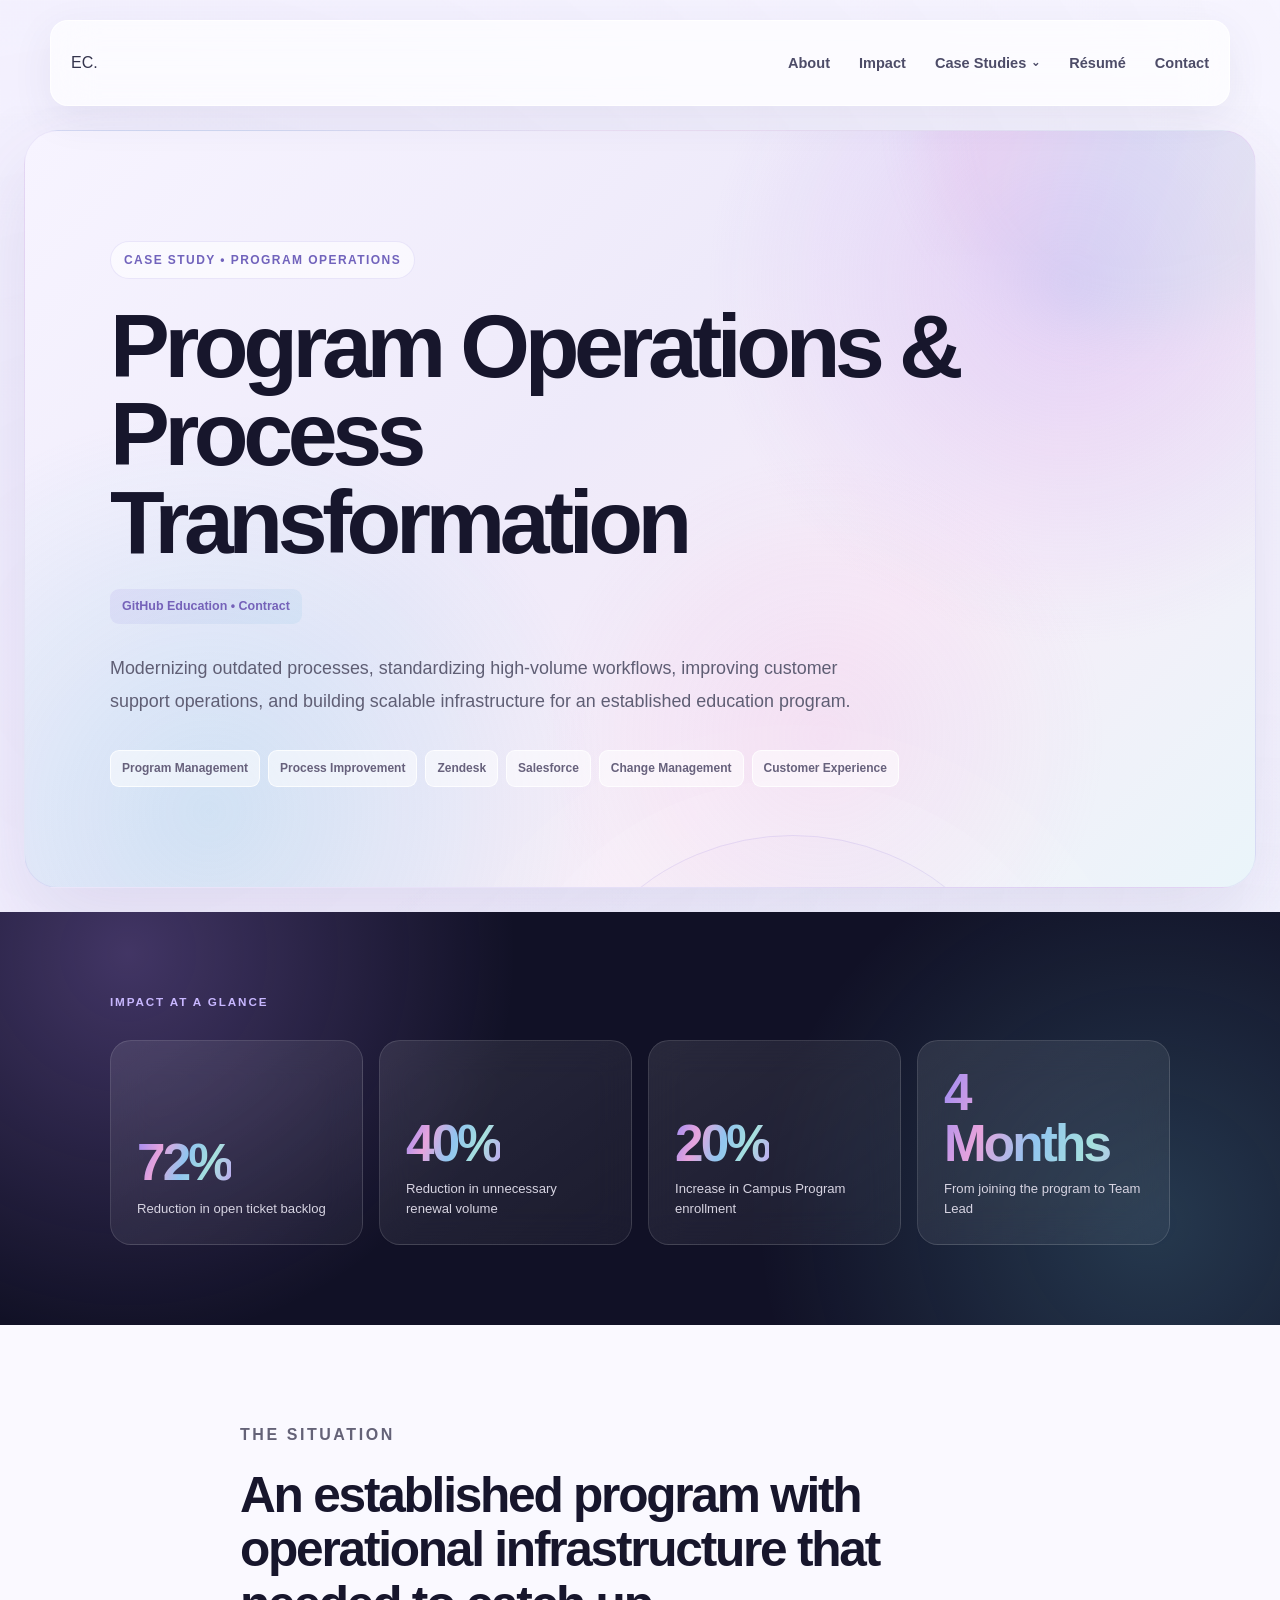
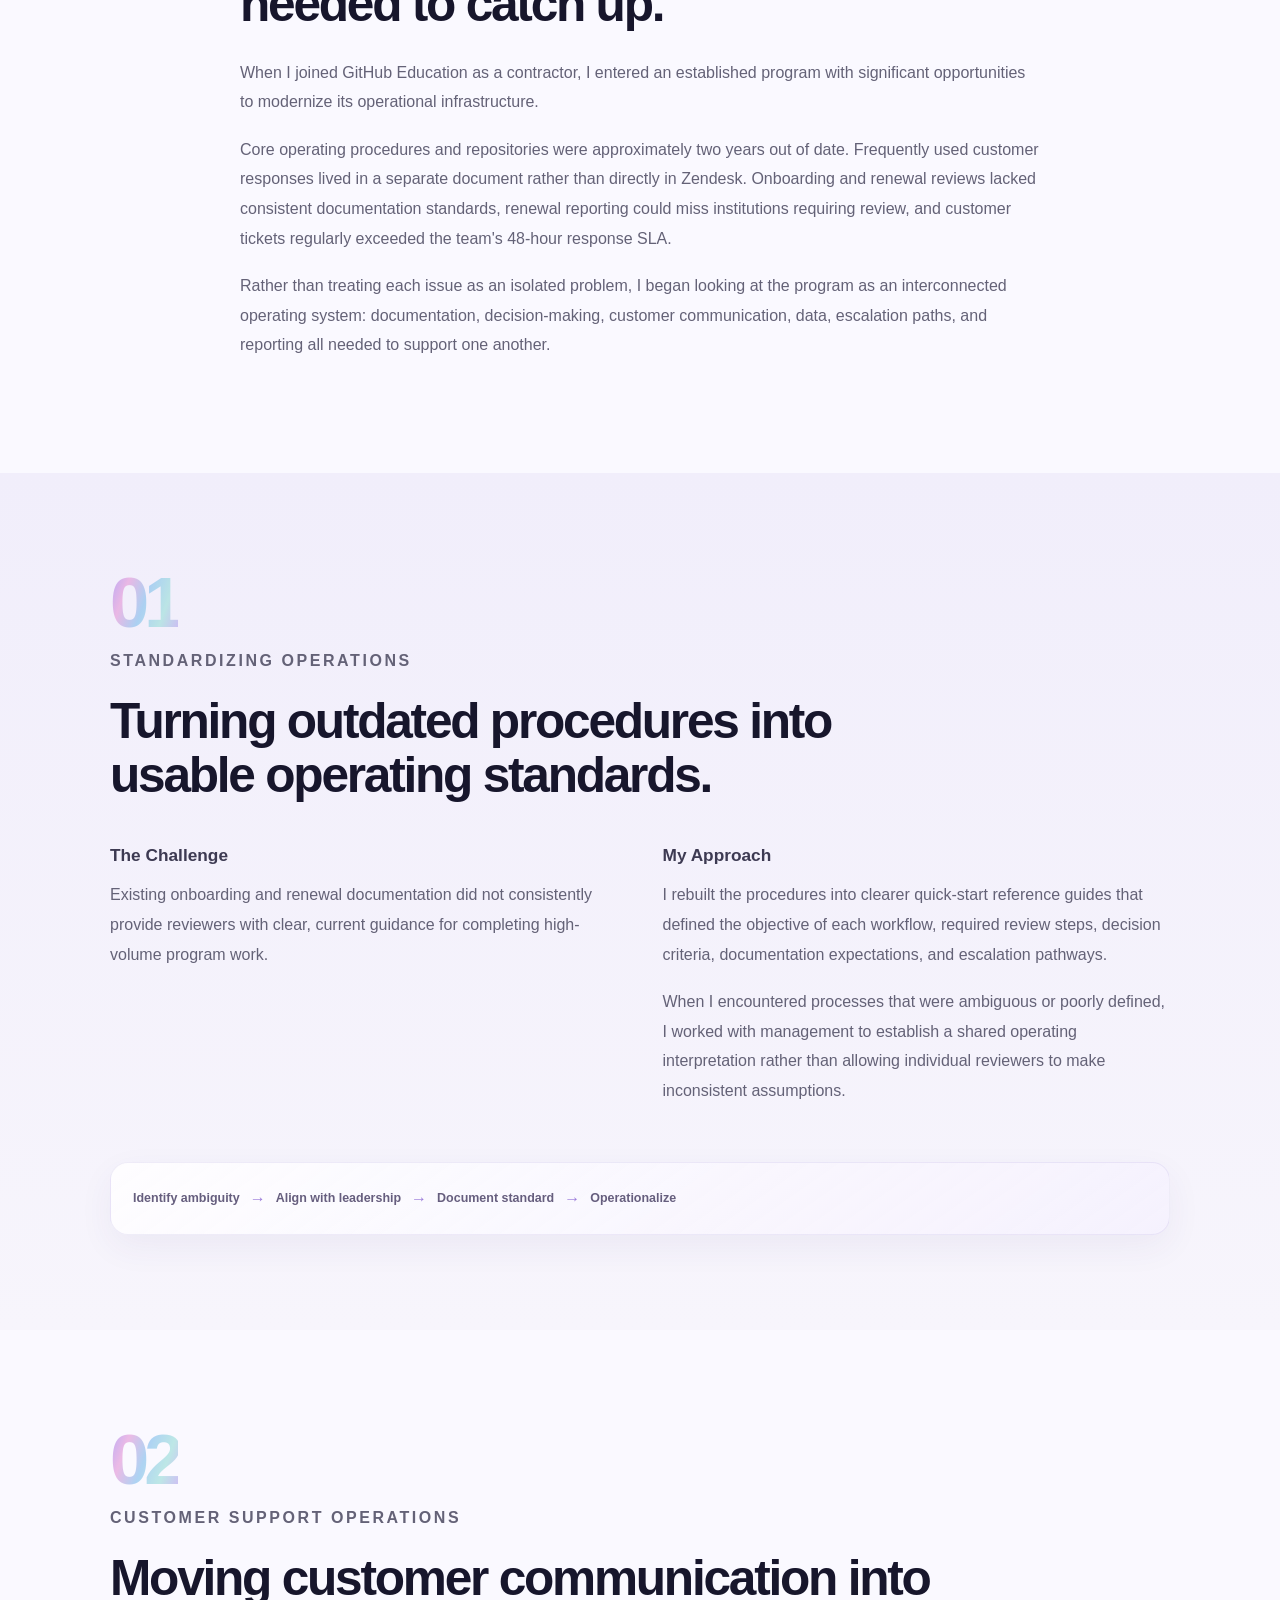
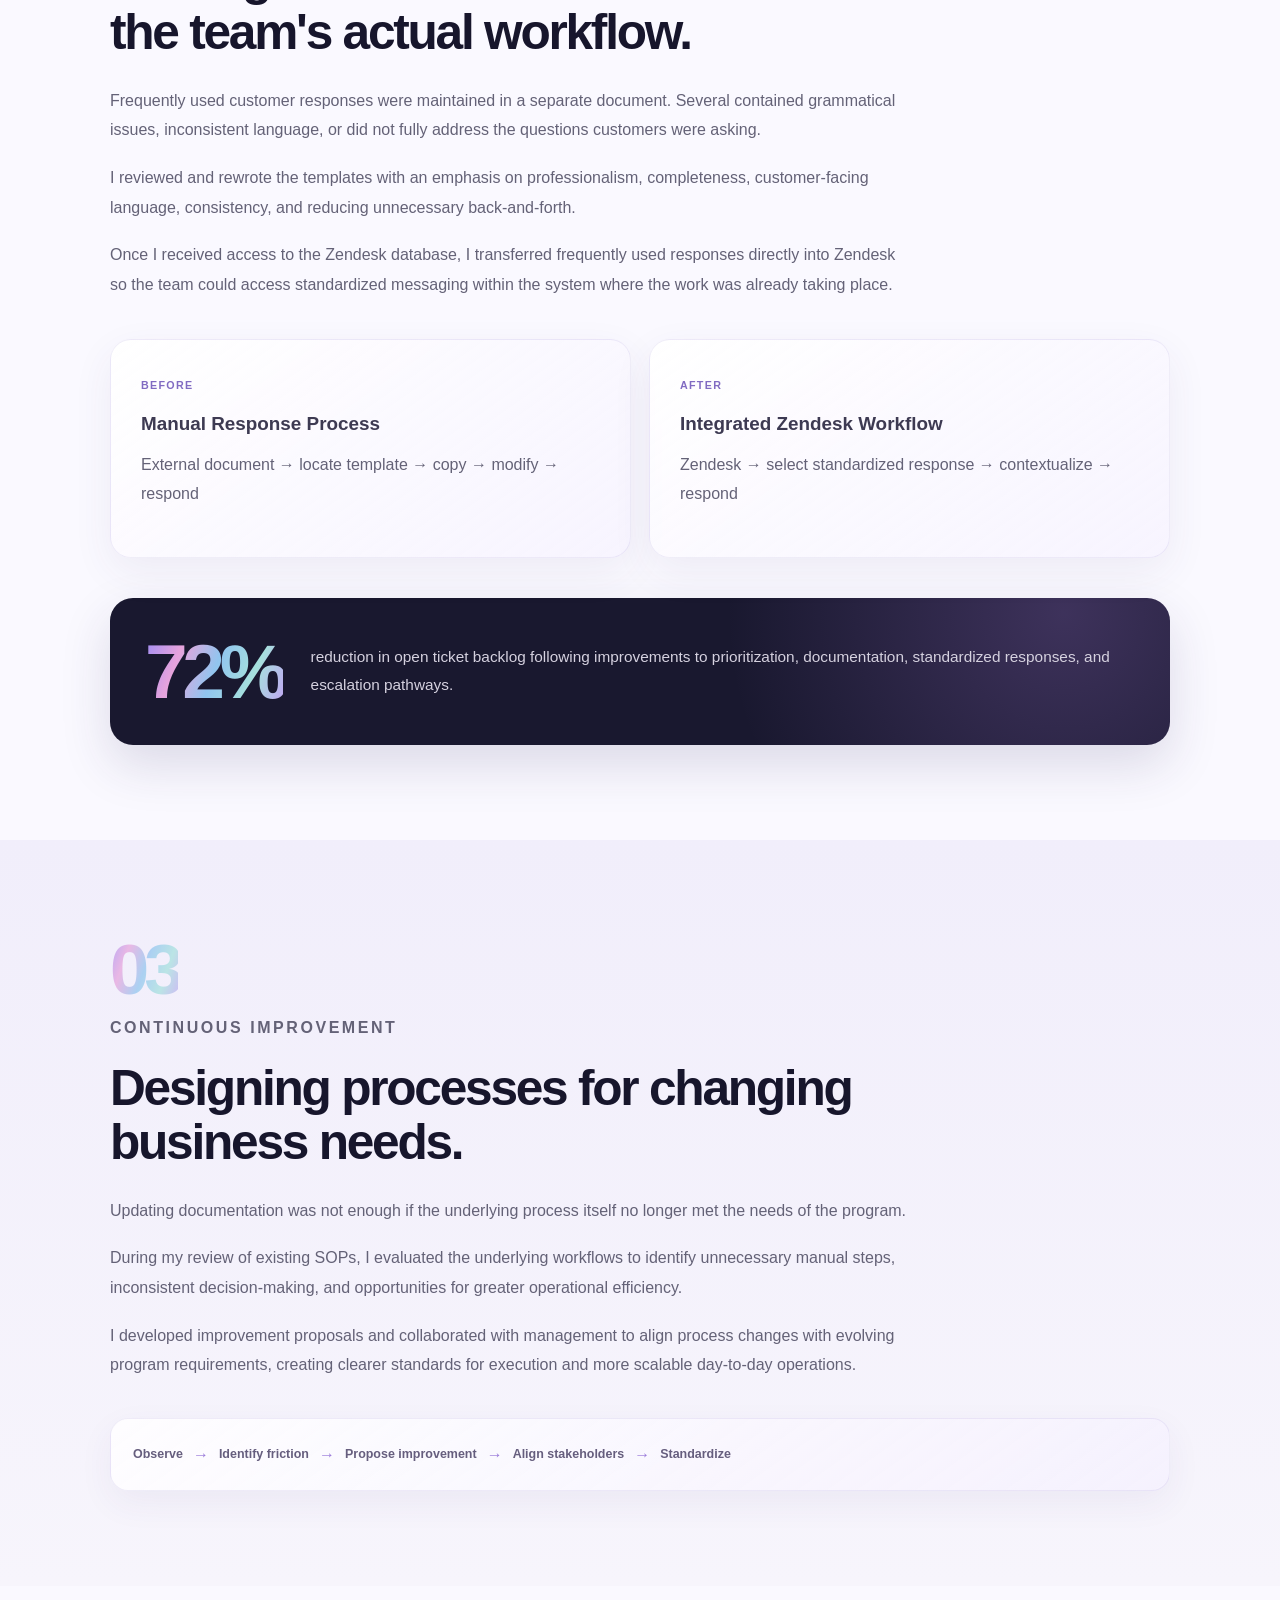
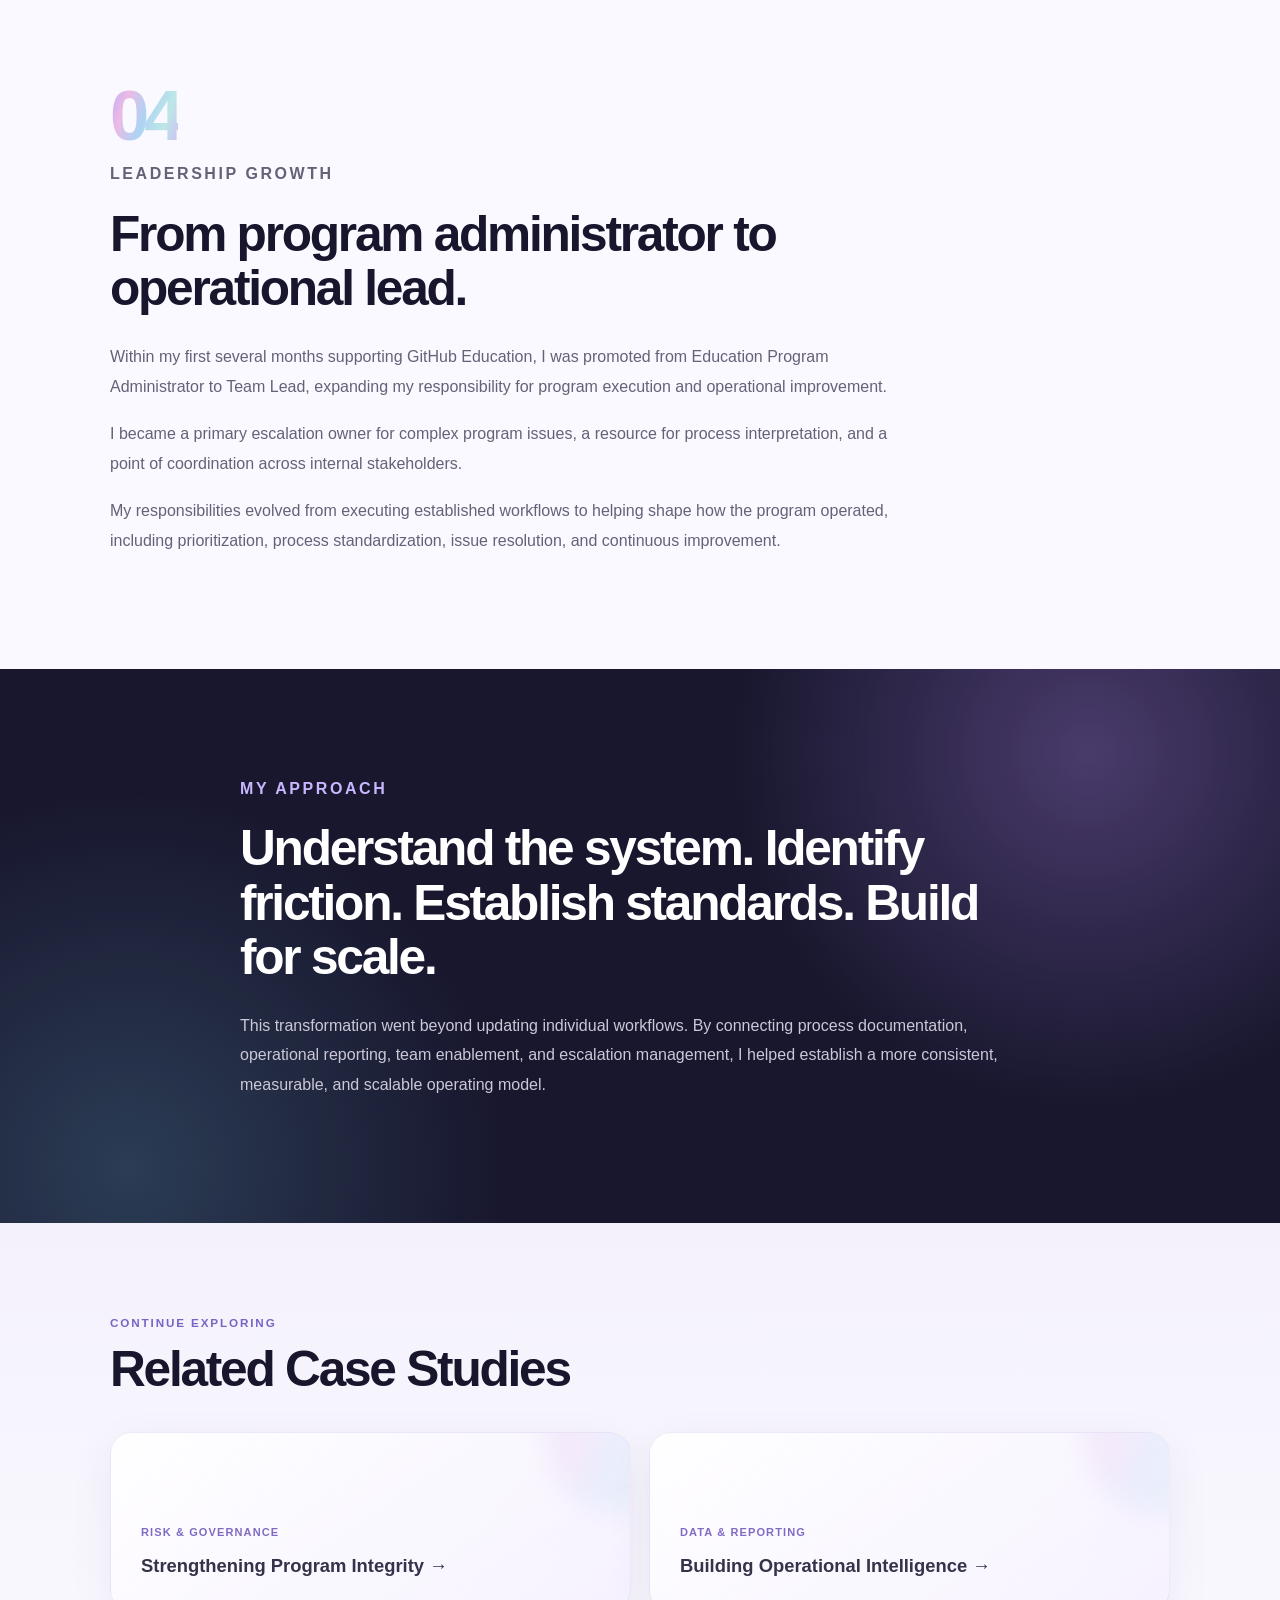
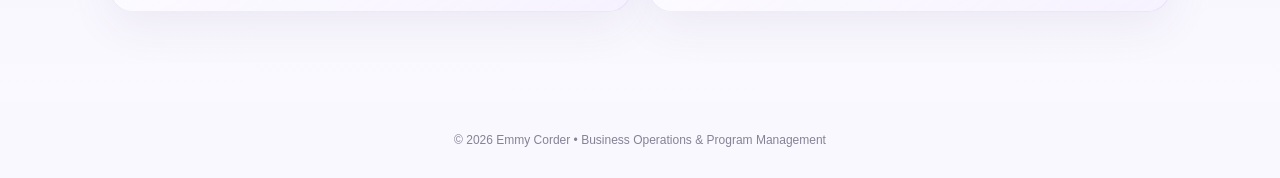
<file: case-studies/program-operations.html>
<!DOCTYPE html>
<html lang="en">

<head>
    <meta charset="UTF-8">
    <meta name="viewport" content="width=device-width, initial-scale=1.0">

    <title>Program Operations & Process Transformation | Emmy Corder</title>

    <meta name="description"
        content="A program operations case study demonstrating how Emmy Corder modernized documentation, workflows, customer support processes, and operational infrastructure for GitHub Education.">

    <link rel="stylesheet" href="../style.css">

    <link rel="icon"
          type="image/svg+xml"
          href="data:image/svg+xml,%3Csvg xmlns='http://www.w3.org/2000/svg' viewBox='0 0 100 100'%3E%3Cdefs%3E%3ClinearGradient id='g' x1='0' y1='0' x2='1' y2='1'%3E%3Cstop offset='0%25' stop-color='%239c8cf4'/%3E%3Cstop offset='45%25' stop-color='%23e7a3dc'/%3E%3Cstop offset='75%25' stop-color='%2391c5ef'/%3E%3Cstop offset='100%25' stop-color='%23a6e1dd'/%3E%3C/linearGradient%3E%3C/defs%3E%3Crect width='100' height='100' rx='24' fill='url(%23g)'/%3E%3Ctext x='50' y='64' text-anchor='middle' font-family='Arial' font-size='40' font-weight='700' fill='white'%3EEC%3C/text%3E%3C/svg%3E">
</head>

<body>

    <!-- Navigation -->
<nav>
    <a href="../index.html" class="logo">EC.</a>

    <ul>
        <li><a href="../index.html#about">About</a></li>
        <li><a href="../index.html#impact">Impact</a></li>

        <li class="nav-dropdown">
            <button class="nav-dropdown-button" type="button">
                Case Studies
                <span class="dropdown-arrow">⌄</span>
            </button>

            <div class="nav-dropdown-menu">
                <a href="program-operations.html">
                    Program Operations & Process Transformation
                </a>

                <a href="customer-success.html">
                    Customer Success & Retention Strategy
                </a>

                <a href="risk-governance.html">
                    Risk, Governance & Program Integrity
                </a>

                <a href="data-reporting.html">
                    Data, Reporting & Operational Intelligence
                </a>
            </div>
        </li>

        <li><a href="../resume.html">Résumé</a></li>
        <li><a href="../index.html#contact">Contact</a></li>
    </ul>
</nav>


    <main class="case-study-page">

        <!-- HERO -->
        <section class="case-study-hero">

            <div class="case-study-container">

                <p class="case-study-eyebrow">
                    CASE STUDY • PROGRAM OPERATIONS
                </p>

                <h1>
                    Program Operations &<br>
                    Process Transformation
                </h1>

                <p class="case-study-context">
                    GitHub Education • Contract
                </p>

                <p class="case-study-intro">
                    Modernizing outdated processes, standardizing high-volume
                    workflows, improving customer support operations, and building
                    scalable infrastructure for an established education program.
                </p>

                <div class="case-study-tags">
                    <span>Program Management</span>
                    <span>Process Improvement</span>
                    <span>Zendesk</span>
                    <span>Salesforce</span>
                    <span>Change Management</span>
                    <span>Customer Experience</span>
                </div>

            </div>

        </section>


        <!-- IMPACT -->
        <section class="case-study-impact">

            <div class="case-study-container">

                <p class="section-label">IMPACT AT A GLANCE</p>

                <div class="case-study-metrics">

                    <div class="case-study-metric">
                        <strong>72%</strong>
                        <span>Reduction in open ticket backlog</span>
                    </div>

                    <div class="case-study-metric">
                        <strong>40%</strong>
                        <span>Reduction in unnecessary renewal volume</span>
                    </div>

                    <div class="case-study-metric">
                        <strong>20%</strong>
                        <span>Increase in Campus Program enrollment</span>
                    </div>

                    
            <div class="case-study-metric">
                <strong>4 Months</strong>
                <span>From joining the program to Team Lead</span>
            </div>

                </div>

            </div>

        </section>


        <!-- OVERVIEW -->
        <section class="case-study-section">

            <div class="case-study-container narrow">

                <p class="section-label">THE SITUATION</p>

                <h2>An established program with operational infrastructure that needed to catch up.</h2>

                <p>
                    When I joined GitHub Education as a contractor, I entered an
                    established program with significant opportunities to modernize
                    its operational infrastructure.
                </p>

                <p>
                    Core operating procedures and repositories were approximately
                    two years out of date. Frequently used customer responses lived
                    in a separate document rather than directly in Zendesk.
                    Onboarding and renewal reviews lacked consistent documentation
                    standards, renewal reporting could miss institutions requiring
                    review, and customer tickets regularly exceeded the team's
                    48-hour response SLA.
                </p>

                <p>
                    Rather than treating each issue as an isolated problem, I began
                    looking at the program as an interconnected operating system:
                    documentation, decision-making, customer communication, data,
                    escalation paths, and reporting all needed to support one another.
                </p>

            </div>

        </section>


        <!-- SOP -->
        <section class="case-study-section alt">

            <div class="case-study-container">

                <div class="case-study-number">01</div>

                <p class="section-label">STANDARDIZING OPERATIONS</p>

                <h2>Turning outdated procedures into usable operating standards.</h2>

                <div class="case-study-columns">

                    <div>
                        <h3>The Challenge</h3>

                        <p>
                            Existing onboarding and renewal documentation did not
                            consistently provide reviewers with clear, current
                            guidance for completing high-volume program work.
                        </p>
                    </div>

                    <div>
                        <h3>My Approach</h3>

                        <p>
                            I rebuilt the procedures into clearer quick-start
                            reference guides that defined the objective of each
                            workflow, required review steps, decision criteria,
                            documentation expectations, and escalation pathways.
                        </p>

                        <p>
                            When I encountered processes that were ambiguous or
                            poorly defined, I worked with management to establish
                            a shared operating interpretation rather than allowing
                            individual reviewers to make inconsistent assumptions.
                        </p>
                    </div>

                </div>

                <div class="process-flow">
                    <span>Identify ambiguity</span>
                    <span>→</span>
                    <span>Align with leadership</span>
                    <span>→</span>
                    <span>Document standard</span>
                    <span>→</span>
                    <span>Operationalize</span>
                </div>

            </div>

        </section>


        <!-- ZENDESK -->
        <section class="case-study-section">

            <div class="case-study-container">

                <div class="case-study-number">02</div>

                <p class="section-label">CUSTOMER SUPPORT OPERATIONS</p>

                <h2>Moving customer communication into the team's actual workflow.</h2>

                <p>
                    Frequently used customer responses were maintained in a
                    separate document. Several contained grammatical issues,
                    inconsistent language, or did not fully address the questions
                    customers were asking.
                </p>

                <p>
                    I reviewed and rewrote the templates with an emphasis on
                    professionalism, completeness, customer-facing language,
                    consistency, and reducing unnecessary back-and-forth.
                </p>

                <p>
                    Once I received access to the Zendesk database, I transferred
                    frequently used responses directly into Zendesk so the team
                    could access standardized messaging within the system where
                    the work was already taking place.
                </p>

                <div class="before-after">

                    <div class="before-after-card">
                        <span>BEFORE</span>
                        <h3>Manual Response Process</h3>
                        <p>
                            External document → locate template → copy →
                            modify → respond
                        </p>
                    </div>

                    <div class="before-after-card">
                        <span>AFTER</span>
                        <h3>Integrated Zendesk Workflow</h3>
                        <p>
                            Zendesk → select standardized response →
                            contextualize → respond
                        </p>
                    </div>

                </div>

                <div class="case-study-highlight">
                    <strong>72%</strong>
                    <p>
                        reduction in open ticket backlog following improvements
                        to prioritization, documentation, standardized responses,
                        and escalation pathways.
                    </p>
                </div>

            </div>

        </section>


        <!-- PROCESS IMPROVEMENT -->
        <section class="case-study-section alt">

            <div class="case-study-container">

                <div class="case-study-number">03</div>

                <p class="section-label">CONTINUOUS IMPROVEMENT</p>

                <h2>Designing processes for changing business needs.</h2>

                <p>
                    Updating documentation was not enough if the underlying
                    process itself no longer met the needs of the program.
                </p>

                
                <p>
                    During my review of existing SOPs, I evaluated the
                    underlying workflows to identify unnecessary manual
                    steps, inconsistent decision-making, and opportunities
                    for greater operational efficiency.
                </p>
                
                <p>
                    I developed improvement proposals and collaborated
                    with management to align process changes with evolving
                    program requirements, creating clearer standards for
                    execution and more scalable day-to-day operations.
                </p>


                <div class="process-flow">
                    <span>Observe</span>
                    <span>→</span>
                    <span>Identify friction</span>
                    <span>→</span>
                    <span>Propose improvement</span>
                    <span>→</span>
                    <span>Align stakeholders</span>
                    <span>→</span>
                    <span>Standardize</span>
                </div>

            </div>

        </section>


        <!-- LEADERSHIP -->
        <section class="case-study-section">

            <div class="case-study-container">

                <div class="case-study-number">04</div>

                <p class="section-label">LEADERSHIP GROWTH</p>

                <h2>From program administrator to operational lead.</h2>

               
                        <p>
                            Within my first several months supporting GitHub Education,
                            I was promoted from Education Program Administrator to
                            Team Lead, expanding my responsibility for program
                            execution and operational improvement.
                        </p>
                        
                        <p>
                            I became a primary escalation owner for complex program
                            issues, a resource for process interpretation, and a
                            point of coordination across internal stakeholders.
                        </p>
                        
                        <p>
                            My responsibilities evolved from executing established
                            workflows to helping shape how the program operated,
                            including prioritization, process standardization,
                            issue resolution, and continuous improvement.
                        </p>


            </div>

        </section>


        <!-- TAKEAWAY -->
        <section class="case-study-takeaway">

            <div class="case-study-container narrow">

                <p class="section-label">MY APPROACH</p>

                <h2>
                    Understand the system. Identify friction.
                    Establish standards. Build for scale.
                </h2>

               
                <p>
                    This transformation went beyond updating individual
                    workflows. By connecting process documentation,
                    operational reporting, team enablement, and escalation
                    management, I helped establish a more consistent,
                    measurable, and scalable operating model.
                </p>


            </div>

        </section>


        <!-- RELATED -->
        <section class="related-case-studies">

            <div class="case-study-container">

                <p class="section-label">CONTINUE EXPLORING</p>
                <h2>Related Case Studies</h2>

                <div class="related-grid">

                    <a href="risk-governance.html" class="related-card">
                        <span>Risk & Governance</span>
                        <h3>Strengthening Program Integrity →</h3>
                    </a>

                    <a href="data-reporting.html" class="related-card">
                        <span>Data & Reporting</span>
                        <h3>Building Operational Intelligence →</h3>
                    </a>

                </div>

            </div>

        </section>

    </main>


    
        <footer>
            <p>
                © 2026 Emmy Corder • Business Operations & Program Management
            </p>
        </footer>


</body>
</html>
</file>
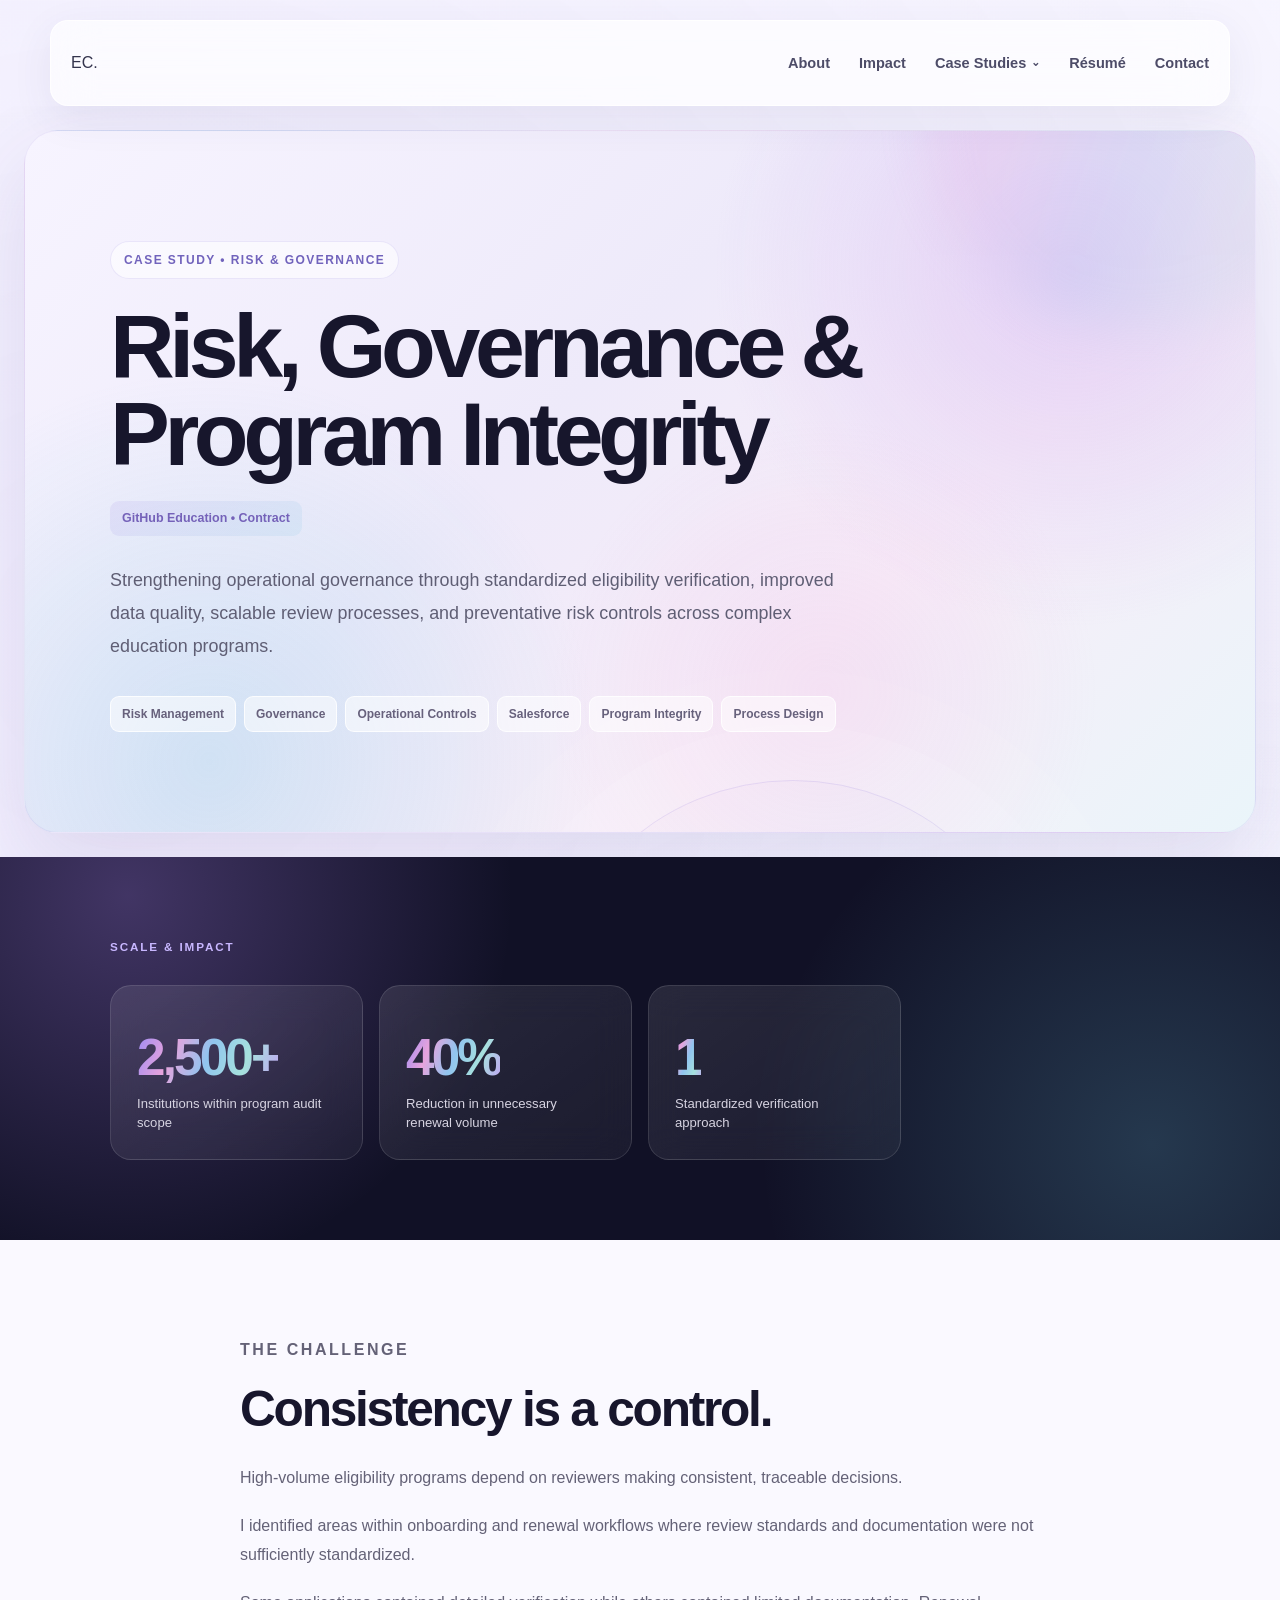
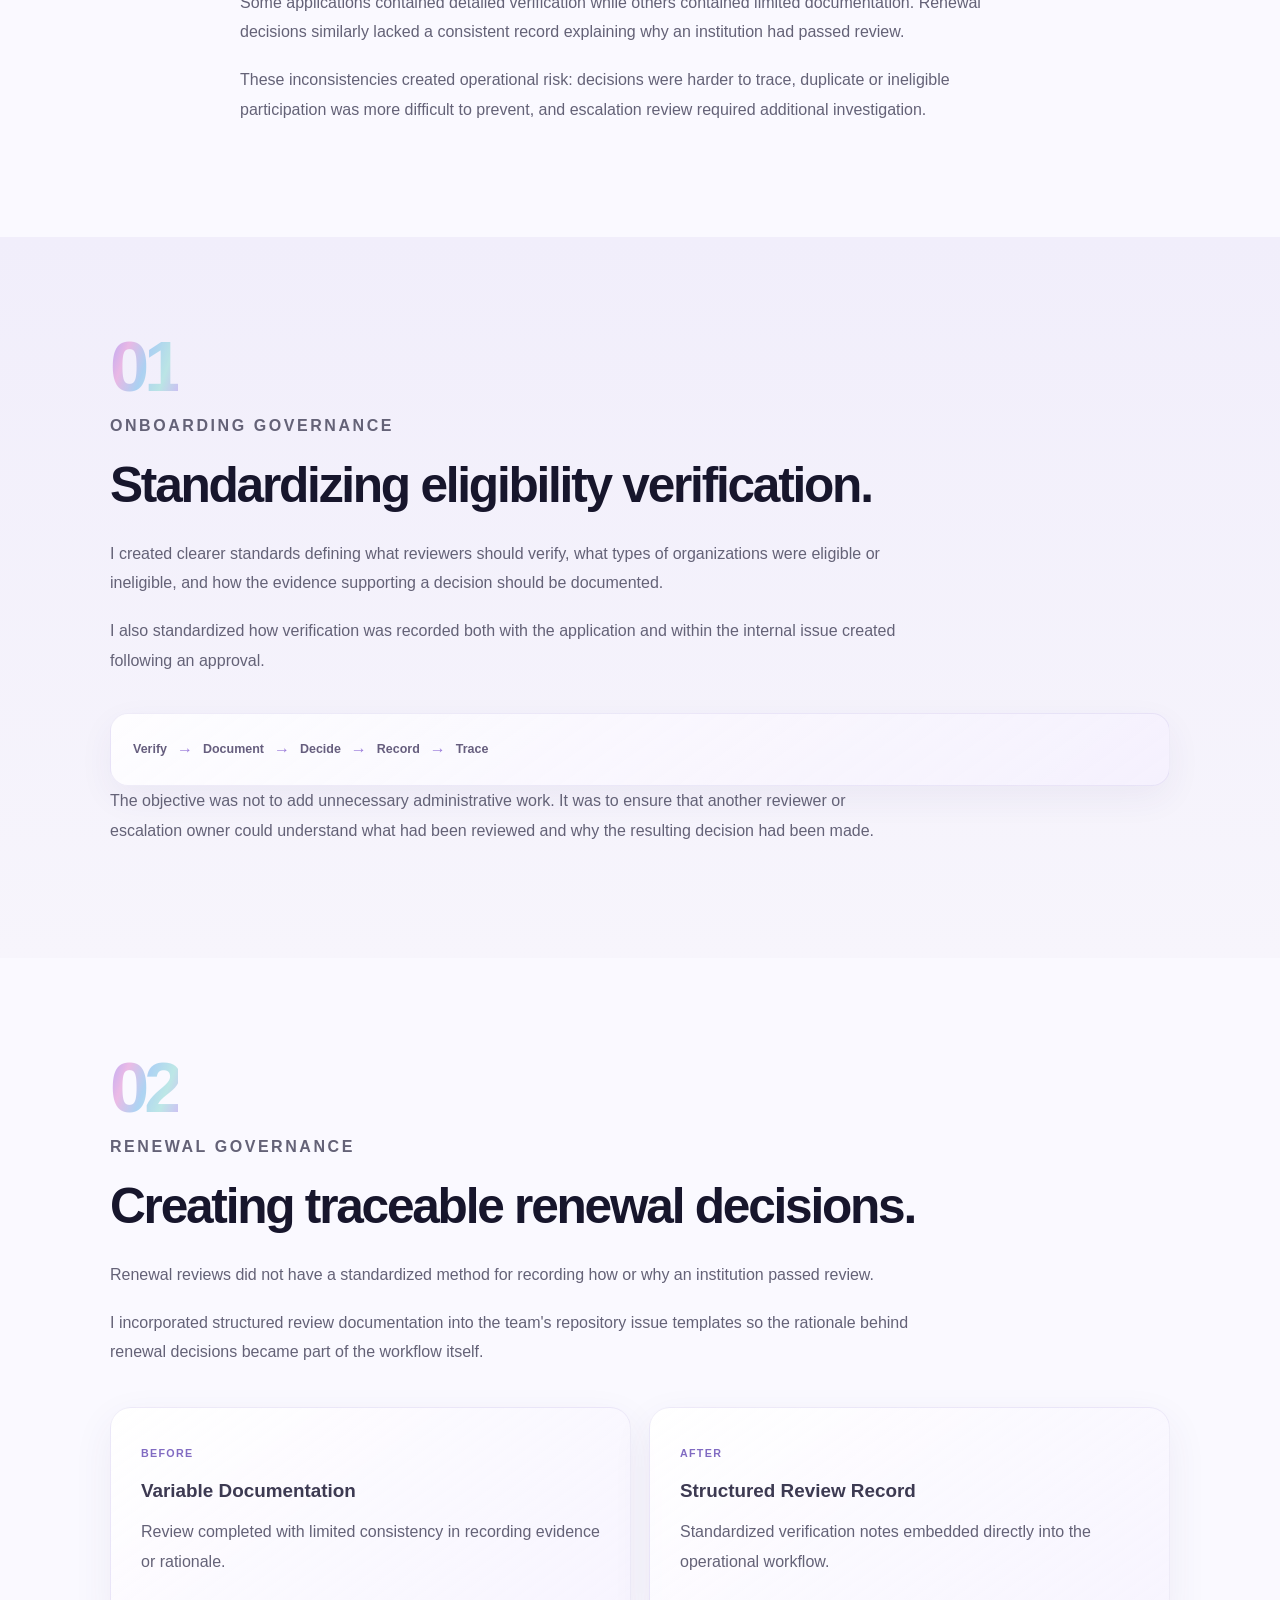
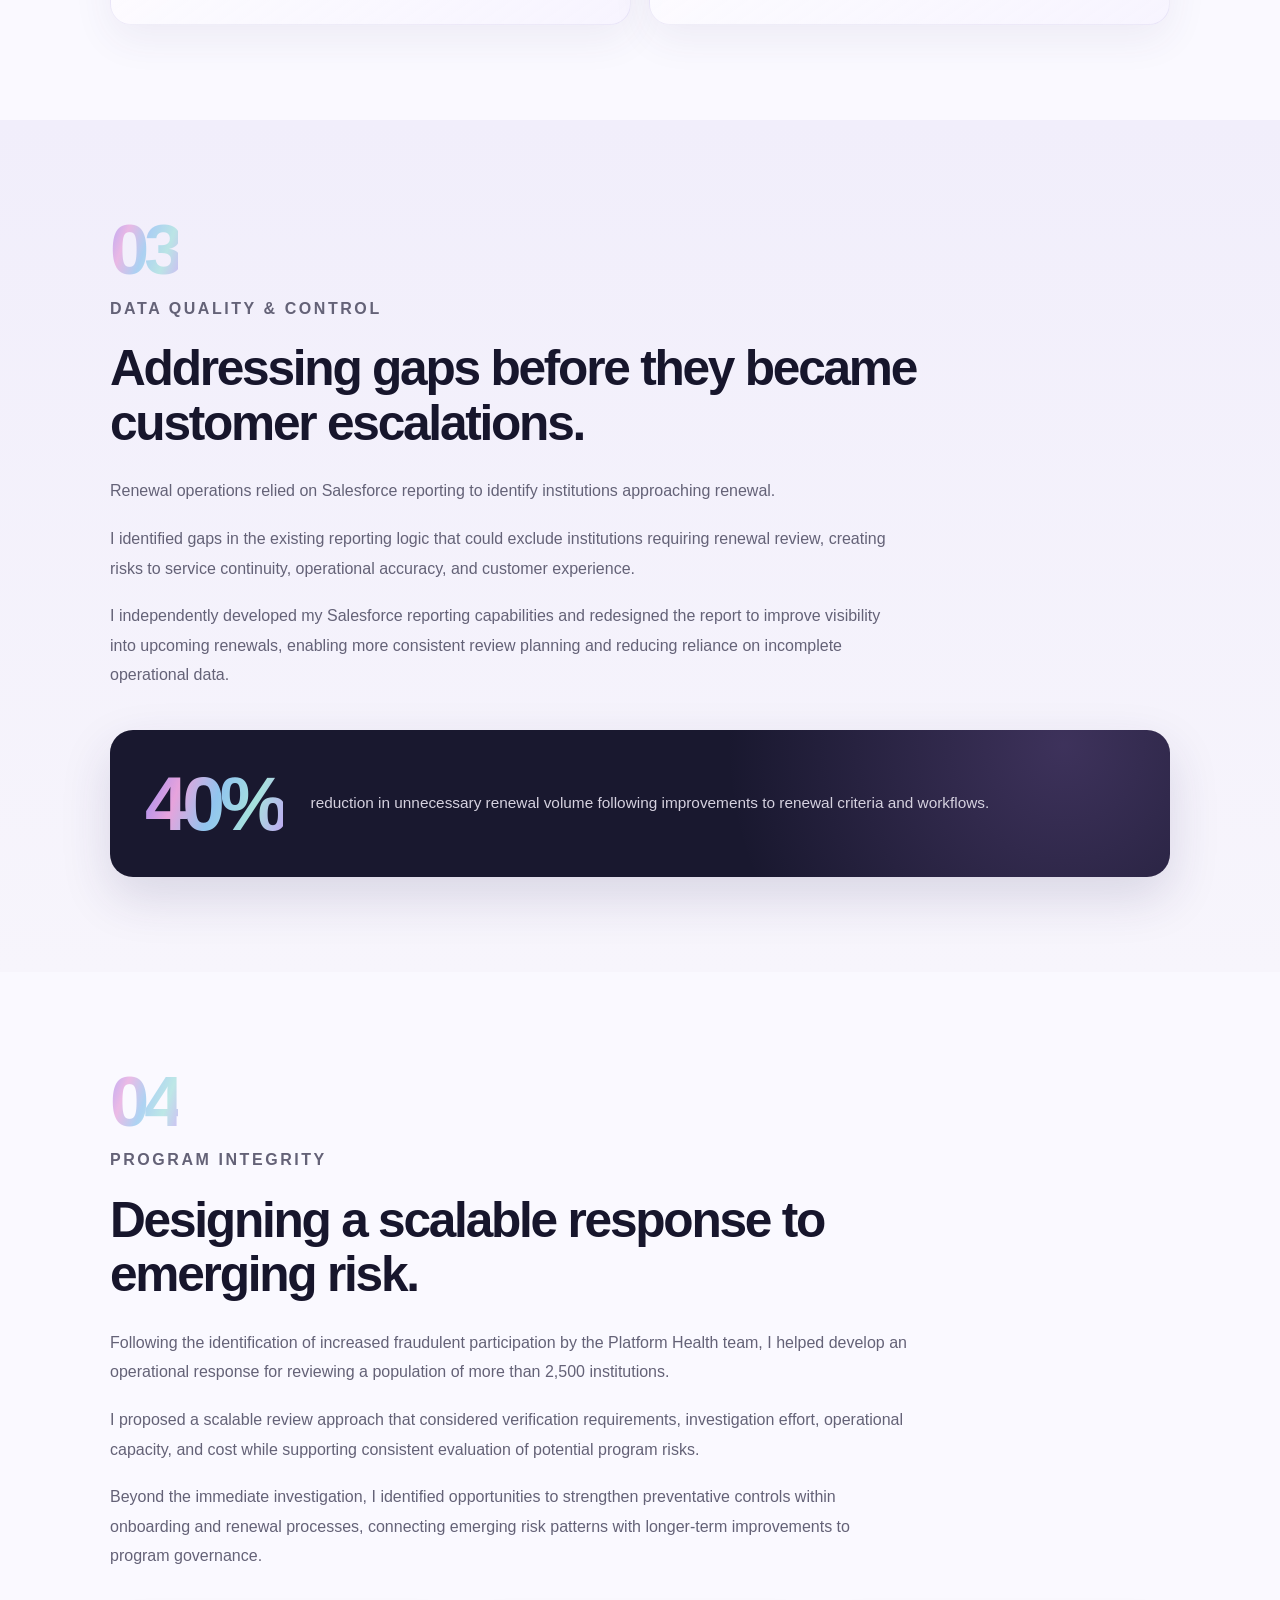
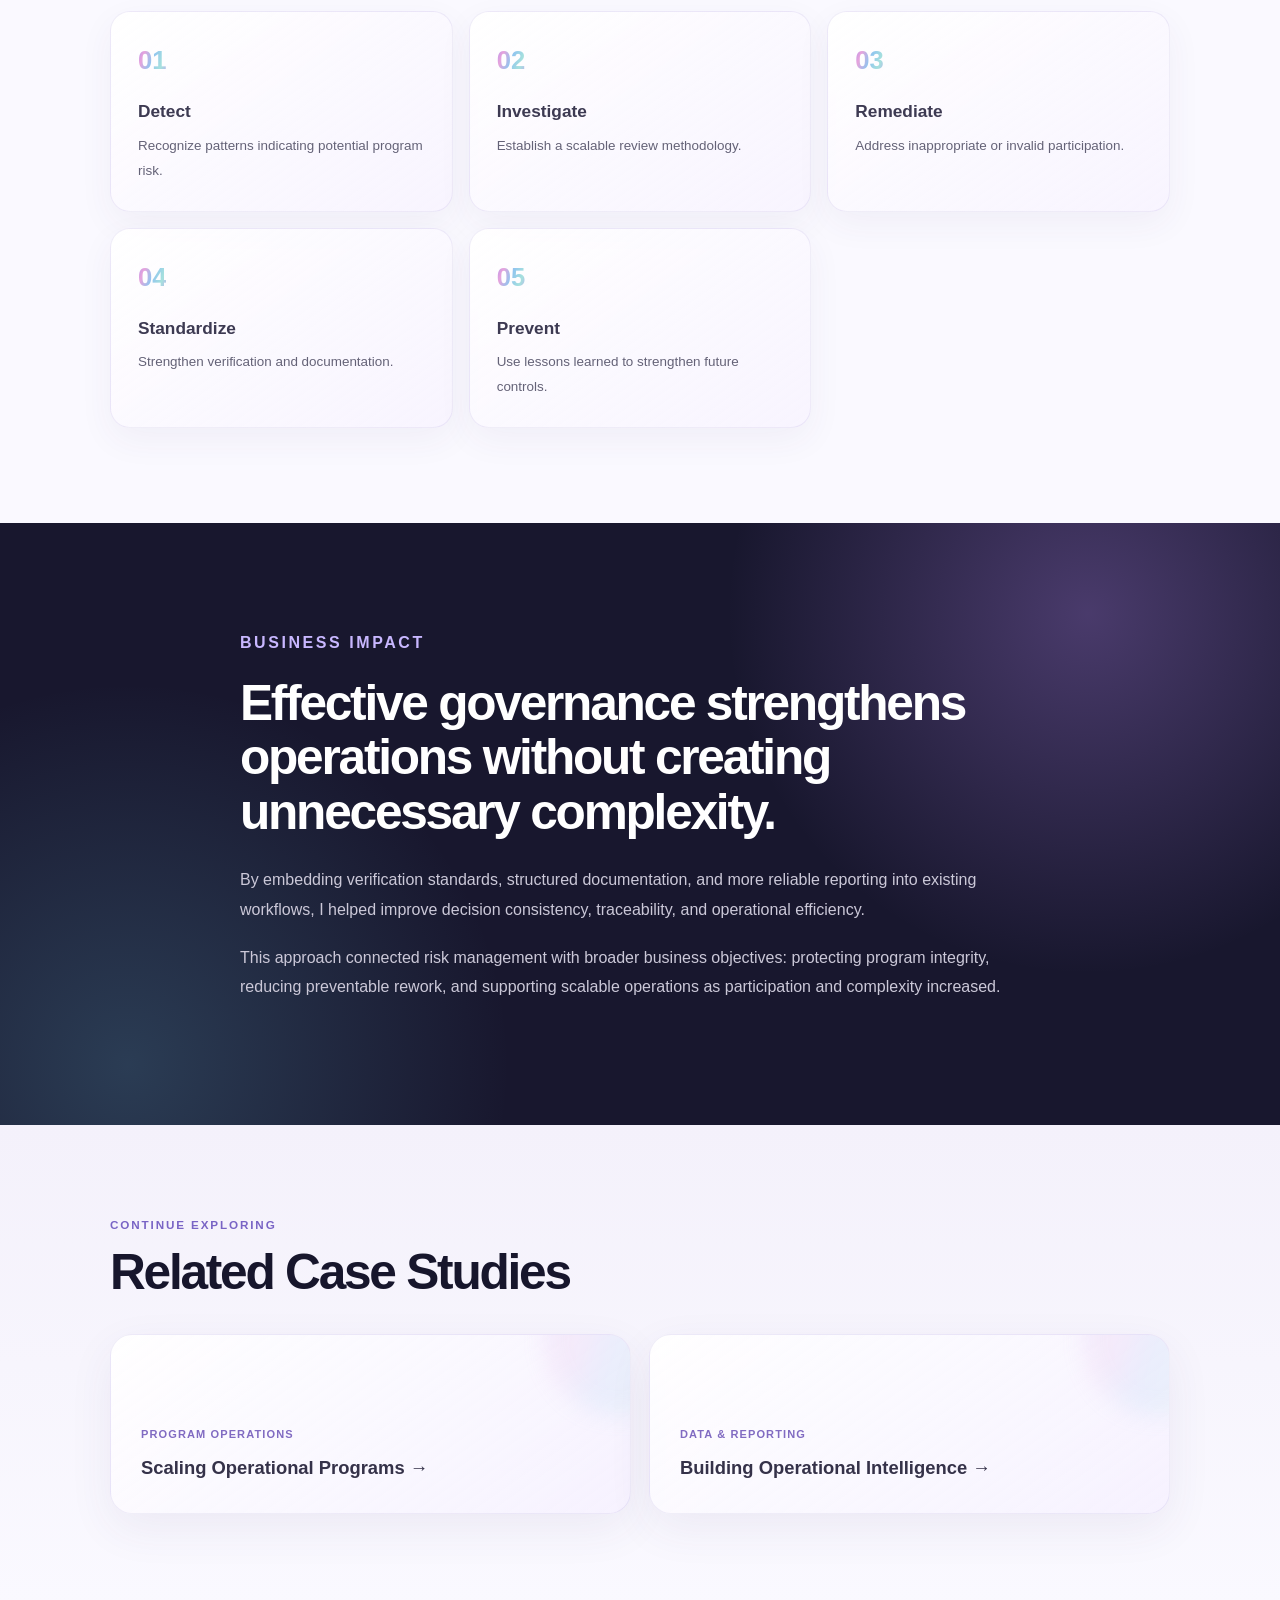
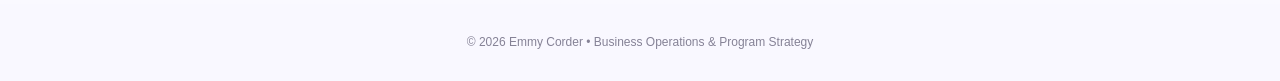
<file: case-studies/risk-governance.html>
<!DOCTYPE html>
<html lang="en">

<head>
    <meta charset="UTF-8">
    <meta name="viewport" content="width=device-width, initial-scale=1.0">

    <title>Risk, Governance & Program Integrity | Emmy Corder</title>

    <meta name="description"
        content="A case study demonstrating Emmy Corder's approach to operational risk, eligibility governance, program integrity, and scalable controls.">

    <link rel="stylesheet" href="../style.css">

    <link rel="icon"
          type="image/svg+xml"
          href="data:image/svg+xml,%3Csvg xmlns='http://www.w3.org/2000/svg' viewBox='0 0 100 100'%3E%3Cdefs%3E%3ClinearGradient id='g' x1='0' y1='0' x2='1' y2='1'%3E%3Cstop offset='0%25' stop-color='%239c8cf4'/%3E%3Cstop offset='45%25' stop-color='%23e7a3dc'/%3E%3Cstop offset='75%25' stop-color='%2391c5ef'/%3E%3Cstop offset='100%25' stop-color='%23a6e1dd'/%3E%3C/linearGradient%3E%3C/defs%3E%3Crect width='100' height='100' rx='24' fill='url(%23g)'/%3E%3Ctext x='50' y='64' text-anchor='middle' font-family='Arial' font-size='40' font-weight='700' fill='white'%3EEC%3C/text%3E%3C/svg%3E">
</head>

<body>

    <!-- Navigation -->
<nav>
    <a href="../index.html" class="logo">EC.</a>

    <ul>
        <li><a href="../index.html#about">About</a></li>
        <li><a href="../index.html#impact">Impact</a></li>

        <li class="nav-dropdown">
            <button class="nav-dropdown-button" type="button">
                Case Studies
                <span class="dropdown-arrow">⌄</span>
            </button>

            <div class="nav-dropdown-menu">
                <a href="program-operations.html">
                    Program Operations & Process Transformation
                </a>

                <a href="customer-success.html">
                    Customer Success & Retention Strategy
                </a>

                <a href="risk-governance.html">
                    Risk, Governance & Program Integrity
                </a>

                <a href="data-reporting.html">
                    Data, Reporting & Operational Intelligence
                </a>
            </div>
        </li>

        <li><a href="../resume.html">Résumé</a></li>
        <li><a href="../index.html#contact">Contact</a></li>
    </ul>
</nav>


    <main class="case-study-page">

        <section class="case-study-hero">

            <div class="case-study-container">

                <p class="case-study-eyebrow">
                    CASE STUDY • RISK & GOVERNANCE
                </p>

                <h1>
                    Risk, Governance &<br>
                    Program Integrity
                </h1>

                <p class="case-study-context">
                    GitHub Education • Contract
                </p>

                
                <p class="case-study-intro">
                    Strengthening operational governance through standardized
                    eligibility verification, improved data quality, scalable
                    review processes, and preventative risk controls across
                    complex education programs.
                </p>


                <div class="case-study-tags">
                    <span>Risk Management</span>
                    <span>Governance</span>
                    <span>Operational Controls</span>
                    <span>Salesforce</span>
                    <span>Program Integrity</span>
                    <span>Process Design</span>
                </div>

            </div>

        </section>


        <section class="case-study-impact">

            <div class="case-study-container">

                <p class="section-label">SCALE & IMPACT</p>

                <div class="case-study-metrics">

                    <div class="case-study-metric">
                        <strong>2,500+</strong>
                        <span>Institutions within program audit scope</span>
                    </div>

                    <div class="case-study-metric">
                        <strong>40%</strong>
                        <span>Reduction in unnecessary renewal volume</span>
                    </div>

                    <div class="case-study-metric">
                        <strong>1</strong>
                        <span>Standardized verification approach</span>
                    </div>

                </div>

            </div>

        </section>


        <section class="case-study-section">

            <div class="case-study-container narrow">

                <p class="section-label">THE CHALLENGE</p>

                <h2>Consistency is a control.</h2>

                <p>
                    High-volume eligibility programs depend on reviewers making
                    consistent, traceable decisions.
                </p>

                <p>
                    I identified areas within onboarding and renewal workflows
                    where review standards and documentation were not sufficiently
                    standardized.
                </p>

                <p>
                    Some applications contained detailed verification while
                    others contained limited documentation. Renewal decisions
                    similarly lacked a consistent record explaining why an
                    institution had passed review.
                </p>

                <p>
                    These inconsistencies created operational risk: decisions
                    were harder to trace, duplicate or ineligible participation
                    was more difficult to prevent, and escalation review required
                    additional investigation.
                </p>

            </div>

        </section>


        <section class="case-study-section alt">

            <div class="case-study-container">

                <div class="case-study-number">01</div>

                <p class="section-label">ONBOARDING GOVERNANCE</p>

                <h2>Standardizing eligibility verification.</h2>

                <p>
                    I created clearer standards defining what reviewers should
                    verify, what types of organizations were eligible or
                    ineligible, and how the evidence supporting a decision
                    should be documented.
                </p>

                <p>
                    I also standardized how verification was recorded both with
                    the application and within the internal issue created
                    following an approval.
                </p>

                <div class="process-flow">
                    <span>Verify</span>
                    <span>→</span>
                    <span>Document</span>
                    <span>→</span>
                    <span>Decide</span>
                    <span>→</span>
                    <span>Record</span>
                    <span>→</span>
                    <span>Trace</span>
                </div>

                <p>
                    The objective was not to add unnecessary administrative
                    work. It was to ensure that another reviewer or escalation
                    owner could understand what had been reviewed and why the
                    resulting decision had been made.
                </p>

            </div>

        </section>


        <section class="case-study-section">

            <div class="case-study-container">

                <div class="case-study-number">02</div>

                <p class="section-label">RENEWAL GOVERNANCE</p>

                <h2>Creating traceable renewal decisions.</h2>

                <p>
                    Renewal reviews did not have a standardized method for
                    recording how or why an institution passed review.
                </p>

                <p>
                    I incorporated structured review documentation into the
                    team's repository issue templates so the rationale behind
                    renewal decisions became part of the workflow itself.
                </p>

                <div class="before-after">

                    <div class="before-after-card">
                        <span>BEFORE</span>
                        <h3>Variable Documentation</h3>
                        <p>
                            Review completed with limited consistency in
                            recording evidence or rationale.
                        </p>
                    </div>

                    <div class="before-after-card">
                        <span>AFTER</span>
                        <h3>Structured Review Record</h3>
                        <p>
                            Standardized verification notes embedded directly
                            into the operational workflow.
                        </p>
                    </div>

                </div>

            </div>

        </section>


        <section class="case-study-section alt">

            <div class="case-study-container">

                <div class="case-study-number">03</div>

                <p class="section-label">DATA QUALITY & CONTROL</p>

                <h2>Addressing gaps before they became customer escalations.</h2>

                <p>
                    Renewal operations relied on Salesforce reporting to
                    identify institutions approaching renewal.
                </p>

                
            <p>
                I identified gaps in the existing reporting logic
                that could exclude institutions requiring renewal
                review, creating risks to service continuity,
                operational accuracy, and customer experience.
            </p>
            
            <p>
                I independently developed my Salesforce reporting
                capabilities and redesigned the report to improve
                visibility into upcoming renewals, enabling more
                consistent review planning and reducing reliance
                on incomplete operational data.
            </p>


                <div class="case-study-highlight">
                    <strong>40%</strong>
                    <p>
                        reduction in unnecessary renewal volume following
                        improvements to renewal criteria and workflows.
                    </p>
                </div>

            </div>

        </section>


        <section class="case-study-section">

            <div class="case-study-container">

                <div class="case-study-number">04</div>

                <p class="section-label">PROGRAM INTEGRITY</p>

                <h2>Designing a scalable response to emerging risk.</h2>

                
                <p>
                    Following the identification of increased fraudulent
                    participation by the Platform Health team, I helped
                    develop an operational response for reviewing a
                    population of more than 2,500 institutions.
                </p>
                
                <p>
                    I proposed a scalable review approach that considered
                    verification requirements, investigation effort,
                    operational capacity, and cost while supporting
                    consistent evaluation of potential program risks.
                </p>
                
                <p>
                    Beyond the immediate investigation, I identified
                    opportunities to strengthen preventative controls
                    within onboarding and renewal processes, connecting
                    emerging risk patterns with longer-term improvements
                    to program governance.
                </p>


                <div class="vertical-process">

                    <div>
                        <strong>01</strong>
                        <h3>Detect</h3>
                        <p>Recognize patterns indicating potential program risk.</p>
                    </div>

                    <div>
                        <strong>02</strong>
                        <h3>Investigate</h3>
                        <p>Establish a scalable review methodology.</p>
                    </div>

                    <div>
                        <strong>03</strong>
                        <h3>Remediate</h3>
                        <p>Address inappropriate or invalid participation.</p>
                    </div>

                    <div>
                        <strong>04</strong>
                        <h3>Standardize</h3>
                        <p>Strengthen verification and documentation.</p>
                    </div>

                    <div>
                        <strong>05</strong>
                        <h3>Prevent</h3>
                        <p>Use lessons learned to strengthen future controls.</p>
                    </div>

                </div>

            </div>

        </section>


        <section class="case-study-takeaway">

            <div class="case-study-container narrow">


<p class="section-label">BUSINESS IMPACT</p>

<h2>
    Effective governance strengthens operations without
    creating unnecessary complexity.
</h2>

<p>
    By embedding verification standards, structured
    documentation, and more reliable reporting into existing
    workflows, I helped improve decision consistency,
    traceability, and operational efficiency.
</p>

<p>
    This approach connected risk management with broader
    business objectives: protecting program integrity,
    reducing preventable rework, and supporting scalable
    operations as participation and complexity increased.
</p>


            </div>

        </section>


        <section class="related-case-studies">

            <div class="case-study-container">

                <p class="section-label">CONTINUE EXPLORING</p>
                <h2>Related Case Studies</h2>

                <div class="related-grid">

                    <a href="program-operations.html" class="related-card">
                        <span>Program Operations</span>
                        <h3>Scaling Operational Programs →</h3>
                    </a>

                    <a href="data-reporting.html" class="related-card">
                        <span>Data & Reporting</span>
                        <h3>Building Operational Intelligence →</h3>
                    </a>

                </div>

            </div>

        </section>

    </main>


    
        <footer>
            <p>
                © 2026 Emmy Corder • Business Operations & Program Strategy
            </p>
        </footer>


</body>
</html>
</file>
<file: style.css>
/* ================================
   GLOBAL
================================ */

* {
    margin: 0;
    padding: 0;
    box-sizing: border-box;
}

html {
    scroll-behavior: smooth;
}

:root {
    --ink: #17162c;
    --navy: #15152d;
    --deep: #111126;

    --purple: #8068f0;
    --violet: #a678ef;
    --pink: #e59adf;
    --blue: #7fb7ee;
    --aqua: #8fd8df;

    --pearl: #f9f8ff;
    --lavender: #f2effd;
    --lavender-2: #ebe7fb;

    --text: #34344d;
    --muted: #68687d;

    --border: rgba(118, 102, 196, 0.16);

    --gradient:
        linear-gradient(
            115deg,
            #7e72e8 0%,
            #a981e8 25%,
            #df9fd8 48%,
            #8db9e9 72%,
            #8fd8df 100%
        );

    --holographic:
        linear-gradient(
            110deg,
            #9c8cf4,
            #e7a3dc,
            #91c5ef,
            #a6e1dd,
            #c1a4f3
        );

    --shadow:
        0 24px 70px rgba(66, 55, 130, 0.13);
}

body {
    font-family:
        Inter,
        -apple-system,
        BlinkMacSystemFont,
        "Segoe UI",
        sans-serif;

    background:
        radial-gradient(
            circle at 10% 10%,
            rgba(181, 160, 244, 0.13),
            transparent 32%
        ),
        radial-gradient(
            circle at 90% 30%,
            rgba(126, 201, 229, 0.12),
            transparent 28%
        ),
        var(--pearl);

    color: var(--text);
    line-height: 1.7;
    overflow-x: hidden;
}

a {
    color: inherit;
}

.container {
    max-width: 1120px;
    margin: 0 auto;
    padding: 0 30px;
}

section {
    padding: 105px 0;
}


/* ================================
   BACKGROUND GLOWS
================================ */

.page-glow {
    position: fixed;
    width: 500px;
    height: 500px;
    border-radius: 50%;
    filter: blur(120px);
    opacity: 0.13;
    pointer-events: none;
    z-index: -1;
}

.glow-one {
    background: #9f7aea;
    top: 5%;
    right: -220px;
}

.glow-two {
    background: #73c9e8;
    bottom: 5%;
    left: -250px;
}


/* ================================
   NAVIGATION
================================ */

nav {
    width: calc(100% - 48px);
    max-width: 1180px;

    margin: 20px auto 0;
    padding: 13px 20px;

    display: flex;
    justify-content: space-between;
    align-items: center;

    position: relative;
    z-index: 20;

    background: rgba(255, 255, 255, 0.67);
    backdrop-filter: blur(22px);
    -webkit-backdrop-filter: blur(22px);

    border: 1px solid rgba(255, 255, 255, 0.8);
    border-radius: 18px;

    box-shadow:
        0 12px 40px rgba(70, 60, 120, 0.08);
}
/* ================================
   CORDERIALLY EMMY LOGO
================================ */

.logo {
    display: flex;
    align-items: center;
    justify-content: flex-start;

    width: 190px;
    height: 58px;

    flex-shrink: 0;

    text-decoration: none;

    background: transparent;
    border-radius: 0;
    box-shadow: none;

    transition: opacity 0.2s ease;
}

.logo img {
    display: block;

    width: 100%;
    height: 100%;

    object-fit: contain;
    object-position: left center;
}

.logo:hover {
    transform: none;
    box-shadow: none;
    opacity: 0.82;
}

nav ul {
    display: flex;
    align-items: center;
    gap: 29px;

    list-style: none;
}

nav ul a {
    color: #4d4c68;
    text-decoration: none;

    font-size: 0.91rem;
    font-weight: 650;

    transition: color 0.2s ease;
}

nav ul a:hover {
    color: var(--purple);
}


/* ================================
   HERO
================================ */

.hero-wrapper {
    padding: 24px 24px 0;
}

.hero {
    max-width: 1180px;
    min-height: 680px;

    margin: 0 auto;

    display: flex;
    align-items: center;

    position: relative;
    overflow: hidden;

    border-radius: 34px;

    background:
        radial-gradient(
            circle at 82% 30%,
            rgba(197, 159, 239, 0.36),
            transparent 30%
        ),
        radial-gradient(
            circle at 68% 78%,
            rgba(111, 197, 225, 0.24),
            transparent 30%
        ),
        linear-gradient(
            135deg,
            #f7f4ff 0%,
            #eeeafa 40%,
            #f7edf8 68%,
            #eaf5fa 100%
        );

    border: 1px solid rgba(151, 128, 217, 0.13);

    box-shadow:
        0 35px 90px rgba(73, 61, 128, 0.12);
}

.hero::before {
    content: "";

    position: absolute;
    width: 380px;
    height: 380px;

    right: -80px;
    top: -120px;

    border-radius: 50%;

    background:
        linear-gradient(
            135deg,
            rgba(171, 137, 238, 0.26),
            rgba(115, 202, 224, 0.18),
            rgba(233, 159, 215, 0.23)
        );

    filter: blur(20px);
}

.hero::after {
    content: "";

    position: absolute;

    width: 420px;
    height: 420px;

    left: 35%;
    bottom: -350px;

    border-radius: 50%;

    border: 1px solid rgba(127, 105, 219, 0.15);
    box-shadow:
        0 0 0 45px rgba(255, 255, 255, 0.09),
        0 0 0 90px rgba(255, 255, 255, 0.05);
}

.hero-content {
    width: 100%;

    padding: 80px;

    display: grid;
    grid-template-columns: minmax(0, 1.2fr) minmax(320px, 0.8fr);
    align-items: center;
    gap: 70px;

    position: relative;
    z-index: 2;
}

.hero-copy {
    max-width: 650px;
}

.eyebrow {
    display: inline-flex;
    align-items: center;

    margin-bottom: 20px;
    padding: 8px 13px;

    border-radius: 100px;

    background: rgba(255, 255, 255, 0.58);
    border: 1px solid rgba(129, 105, 220, 0.14);

    color: #7163bc;

    font-size: 0.75rem;
    font-weight: 800;
    letter-spacing: 0.12em;
    text-transform: uppercase;
}

.hero h1 {
    color: var(--ink);

    font-size: clamp(3.8rem, 7vw, 6.2rem);
    line-height: 0.95;
    letter-spacing: -0.065em;

    margin-bottom: 25px;
}

.gradient-text,
.soft-gradient-text,
.holographic-text {
    background: var(--holographic);
    background-size: 200% 200%;

    -webkit-background-clip: text;
    background-clip: text;

    -webkit-text-fill-color: transparent;
    color: transparent;
}

.gradient-text {
    display: inline-block;
}

.hero h2 {
    max-width: 650px;

    color: #282740;

    font-size: clamp(1.65rem, 3vw, 2.5rem);
    line-height: 1.17;
    letter-spacing: -0.035em;

    margin-bottom: 23px;
}

.hero-highlight {
    color: #6858bc;
}

.hero-description {
    max-width: 620px;

    color: #5f5e74;

    font-size: 1.06rem;
    line-height: 1.8;

    margin-bottom: 30px;
}


/* ================================
   BUTTONS
================================ */

.buttons {
    display: flex;
    align-items: center;
    flex-wrap: wrap;

    gap: 12px;
}

.button {
    display: inline-flex;
    align-items: center;
    justify-content: center;

    min-height: 48px;

    padding: 12px 20px;

    border-radius: 12px;

    text-decoration: none;
    font-size: 0.91rem;
    font-weight: 750;

    transition:
        transform 0.25s ease,
        box-shadow 0.25s ease,
        background 0.25s ease;
}

.button:hover {
    transform: translateY(-2px);
}

.button.primary {
    background: var(--gradient);
    color: white;

    box-shadow:
        0 12px 30px rgba(125, 100, 222, 0.24);
}

.button.primary:hover {
    box-shadow:
        0 17px 38px rgba(125, 100, 222, 0.31);
}

.button.secondary {
    color: #55526f;

    background: rgba(255, 255, 255, 0.68);

    border: 1px solid rgba(114, 95, 185, 0.16);
}

.button.secondary:hover {
    background: white;
}


/* ================================
   HERO CREDENTIALS
================================ */

.hero-credentials {
    display: flex;
    flex-wrap: wrap;

    gap: 8px;

    margin-top: 30px;
}

.hero-credentials span {
    padding: 6px 11px;

    border-radius: 8px;

    color: #68637d;

    background: rgba(255, 255, 255, 0.46);
    border: 1px solid rgba(255, 255, 255, 0.75);

    font-size: 0.76rem;
    font-weight: 700;
}


/* ================================
   HERO PORTRAIT
================================ */

.hero-visual {
    min-height: 500px;

    position: relative;

    display: flex;
    align-items: center;
    justify-content: center;
}

.portrait-glow {
    position: absolute;

    width: 360px;
    height: 440px;

    border-radius: 45%;

    background: var(--holographic);

    filter: blur(45px);
    opacity: 0.36;

    transform: rotate(7deg);
}

.portrait-frame {
    width: 335px;
    height: 445px;

    position: relative;
    z-index: 2;

    padding: 5px;

    border-radius: 35px;

    background: var(--holographic);

    box-shadow:
        0 30px 70px rgba(63, 52, 113, 0.23);
}

.portrait-frame::after {
    content: "";

    position: absolute;
    inset: 5px;

    border-radius: 30px;

    box-shadow:
        inset 0 0 0 1px rgba(255, 255, 255, 0.35);

    pointer-events: none;
}

.portrait-frame {
    overflow: hidden;
}

.portrait-frame img {
    width: 100%;
    height: 100%;

    display: block;

    object-fit: cover;
    object-position: 47% 32%;

    transform: scale(1.55);

    border-radius: 30px;
}

.floating-card {
    position: absolute;
    z-index: 4;

    padding: 11px 15px;

    border-radius: 13px;

    background: rgba(255, 255, 255, 0.72);

    backdrop-filter: blur(15px);
    -webkit-backdrop-filter: blur(15px);

    border: 1px solid rgba(255, 255, 255, 0.9);

    color: #48445e;

    font-size: 0.77rem;
    font-weight: 750;

    box-shadow:
        0 15px 35px rgba(60, 50, 100, 0.14);
}

.floating-card-top {
    top: 75px;
    right: -10px;
}

.floating-card-bottom {
    bottom: 55px;
    left: -10px;
}

.floating-icon {
    color: #a16ae2;
    margin-right: 4px;
}


/* ================================
   SECTION TYPOGRAPHY
================================ */

.section-label {
    color: #7964c5;

    font-size: 0.73rem;
    font-weight: 850;
    letter-spacing: 0.16em;
    text-transform: uppercase;

    margin-bottom: 10px;
}

section h2 {
    max-width: 800px;

    color: var(--ink);

    font-size: clamp(2.15rem, 4vw, 3.25rem);
    line-height: 1.08;
    letter-spacing: -0.045em;

    margin-bottom: 23px;
}

.section-intro {
    max-width: 720px;

    color: var(--muted);

    font-size: 1.03rem;

    margin-bottom: 42px;
}


/* ================================
   ABOUT
================================ */

#about {
    background:
        linear-gradient(
            180deg,
            rgba(249, 248, 255, 0.8),
            rgba(244, 241, 252, 0.92)
        );
}

.about-grid {
    display: grid;
    grid-template-columns: 1.25fr 0.75fr;

    gap: 70px;
    align-items: start;

    margin-top: 40px;
}

.about-text p {
    color: #5f5e72;

    font-size: 1.04rem;

    margin-bottom: 18px;
}

.skills {
    display: flex;
    flex-wrap: wrap;

    gap: 9px;

    margin-top: 28px;
}

.skill {
    padding: 7px 12px;

    border-radius: 9px;

    color: #625c79;

    background:
        linear-gradient(
            135deg,
            rgba(239, 234, 253, 0.9),
            rgba(239, 247, 252, 0.9)
        );

    border: 1px solid rgba(126, 105, 205, 0.12);

    font-size: 0.8rem;
    font-weight: 700;
}

.glass-card {
    background:
        linear-gradient(
            145deg,
            rgba(255, 255, 255, 0.76),
            rgba(245, 240, 255, 0.58)
        );

    border: 1px solid rgba(255, 255, 255, 0.85);

    backdrop-filter: blur(20px);
    -webkit-backdrop-filter: blur(20px);

    box-shadow: var(--shadow);
}

.quick-info {
    padding: 30px;

    border-radius: 24px;
}

.mini-label {
    color: #8871ca;

    font-size: 0.69rem;
    font-weight: 850;
    letter-spacing: 0.14em;

    margin-bottom: 17px;
}

.quick-item {
    padding: 16px 0;

    border-bottom:
        1px solid rgba(112, 96, 169, 0.1);
}

.quick-item:last-child {
    border-bottom: none;
    padding-bottom: 0;
}

.quick-item span {
    display: block;

    color: #8b899a;

    font-size: 0.72rem;
    font-weight: 700;
    text-transform: uppercase;
    letter-spacing: 0.08em;

    margin-bottom: 3px;
}

.quick-item strong {
    color: #45435a;

    font-size: 0.91rem;
}


/* ================================
   IMPACT
================================ */

.impact {
    position: relative;
    overflow: hidden;

    background:
        radial-gradient(
            circle at 10% 10%,
            rgba(168, 129, 232, 0.34),
            transparent 32%
        ),
        radial-gradient(
            circle at 88% 70%,
            rgba(108, 196, 221, 0.23),
            transparent 33%
        ),
        radial-gradient(
            circle at 58% 15%,
            rgba(228, 150, 208, 0.16),
            transparent 27%
        ),
        var(--deep);

    color: white;
}

.impact::before {
    content: "";

    position: absolute;
    inset: 0;

    background:
        linear-gradient(
            120deg,
            transparent 20%,
            rgba(255, 255, 255, 0.025) 50%,
            transparent 80%
        );

    pointer-events: none;
}

.impact .container {
    position: relative;
    z-index: 2;
}

.impact h2 {
    color: white;
}

.impact .section-intro {
    color: #c4c1d6;
}

.light-label {
    color: #c8b7ff;
}

.stats {
    display: grid;
    grid-template-columns: repeat(3, 1fr);

    gap: 18px;

    margin-top: 42px;
}

.stat {
    min-height: 205px;

    padding: 30px;

    display: flex;
    flex-direction: column;
    justify-content: flex-end;

    border-radius: 23px;

    background:
        linear-gradient(
            145deg,
            rgba(255, 255, 255, 0.10),
            rgba(255, 255, 255, 0.045)
        );

    border:
        1px solid rgba(255, 255, 255, 0.13);

    backdrop-filter: blur(18px);
    -webkit-backdrop-filter: blur(18px);

    transition:
        transform 0.25s ease,
        border-color 0.25s ease;
}

.stat:hover {
    transform: translateY(-5px);

    border-color:
        rgba(205, 179, 255, 0.32);
}

.stat strong {
    width: fit-content;

    margin-bottom: 8px;

    background: var(--holographic);

    -webkit-background-clip: text;
    background-clip: text;

    -webkit-text-fill-color: transparent;

    font-size: 3.5rem;
    line-height: 1;
    letter-spacing: -0.06em;
}

.stat span {
    color: #d7d4e2;

    font-size: 0.88rem;
}


/* ================================
   WORK
================================ */

#experience {
    background:
        linear-gradient(
            180deg,
            #f8f7fd 0%,
            #f2effb 100%
        );
}

.work-grid {
    display: grid;
    grid-template-columns: repeat(2, 1fr);

    gap: 22px;

    margin-top: 42px;
}

.work-card {
    min-height: 360px;

    padding: 35px;

    position: relative;
    overflow: hidden;

    border-radius: 25px;

    background:
        linear-gradient(
            145deg,
            rgba(255, 255, 255, 0.91),
            rgba(247, 242, 255, 0.76)
        );

    border: 1px solid rgba(121, 99, 194, 0.11);

    box-shadow:
        0 18px 50px rgba(65, 53, 113, 0.08);

    transition:
        transform 0.3s ease,
        box-shadow 0.3s ease;
}

.work-card::before {
    content: "";

    position: absolute;

    width: 190px;
    height: 190px;

    right: -90px;
    top: -90px;

    border-radius: 50%;

    background: var(--holographic);

    opacity: 0.14;
    filter: blur(15px);
}

.work-card:hover {
    transform: translateY(-7px);

    box-shadow:
        0 26px 65px rgba(65, 53, 113, 0.13);
}

.card-number {
    position: absolute;

    right: 28px;
    bottom: 10px;

    color: rgba(113, 92, 187, 0.055);

    font-size: 7rem;
    font-weight: 900;
    line-height: 1;
    letter-spacing: -0.08em;
}

.tag {
    display: inline-block;

    padding: 6px 10px;

    border-radius: 8px;

    background:
        linear-gradient(
            135deg,
            rgba(152, 122, 228, 0.12),
            rgba(110, 192, 224, 0.12)
        );

    color: #7562b9;

    font-size: 0.69rem;
    font-weight: 800;
    letter-spacing: 0.08em;
    text-transform: uppercase;

    margin-bottom: 22px;
}

.work-card h3 {
    max-width: 430px;

    color: #2d2c43;

    font-size: 1.55rem;
    line-height: 1.22;
    letter-spacing: -0.025em;

    margin-bottom: 15px;
}

.work-card > p {
    max-width: 470px;

    color: #686679;

    font-size: 0.94rem;
}

.card-results {
    display: flex;
    flex-wrap: wrap;

    gap: 7px;

    margin-top: 26px;

    position: relative;
    z-index: 2;
}

.card-results span {
    padding: 6px 9px;

    border-radius: 7px;

    background: rgba(124, 103, 202, 0.07);

    color: #6d6682;

    font-size: 0.69rem;
    font-weight: 700;
}


/* ================================
   CONTACT
================================ */

.contact {
    padding: 90px 24px;

    background:
        linear-gradient(
            180deg,
            #f2effb,
            #f9f8ff
        );
}

.contact-card {
    max-width: 1050px;

    margin: 0 auto;
    padding: 65px;

    position: relative;
    overflow: hidden;

    border-radius: 30px;

    background:
        radial-gradient(
            circle at 90% 15%,
            rgba(174, 131, 232, 0.35),
            transparent 30%
        ),
        radial-gradient(
            circle at 15% 90%,
            rgba(109, 193, 220, 0.22),
            transparent 30%
        ),
        #18172e;

    color: white;

    box-shadow:
        0 30px 75px rgba(46, 39, 91, 0.2);
}

.contact-card h2 {
    color: white;
}

.contact-card > p:not(.section-label) {
    max-width: 620px;

    color: #cbc8d8;

    margin-bottom: 28px;
}

.glass-button {
    color: white;

    background: rgba(255, 255, 255, 0.08);

    border: 1px solid rgba(255, 255, 255, 0.17);
}

.glass-button:hover {
    background: rgba(255, 255, 255, 0.13);
}


/* ================================
   FOOTER
================================ */

footer {
    padding: 28px 20px;

    text-align: center;

    background: #f9f8ff;

    color: #858296;

    font-size: 0.75rem;
}


/* ============================================================
   RÉSUMÉ PAGE
   ============================================================ */

.resume-hero {
    padding: 95px 0 75px;

    background:
        radial-gradient(
            circle at 85% 15%,
            rgba(176, 137, 231, 0.25),
            transparent 30%
        ),
        radial-gradient(
            circle at 15% 80%,
            rgba(116, 198, 224, 0.17),
            transparent 30%
        ),
        linear-gradient(
            135deg,
            #f7f4ff,
            #f0edf9
        );

    border-bottom:
        1px solid rgba(124, 102, 199, 0.1);
}

.resume-hero h1 {
    color: var(--ink);

    font-size: clamp(3rem, 6vw, 5rem);
    line-height: 1;
    letter-spacing: -0.055em;

    margin-bottom: 14px;
}

.resume-hero h2 {
    max-width: 760px;

    color: #56536c;

    font-size: 1.25rem;
    font-weight: 600;
    line-height: 1.5;

    margin-bottom: 12px;
}

.resume-location {
    color: #858194;

    margin-bottom: 25px;
}

.resume-section {
    padding: 80px 0;

    background: #faf9ff;
}

.resume-alt {
    background:
        linear-gradient(
            180deg,
            #f2effa,
            #f6f4fc
        );
}

.resume-container {
    display: grid;
    grid-template-columns: 0.38fr 1fr;

    gap: 70px;
}

.resume-section-title h2 {
    font-size: 1.8rem;
}

.resume-content {
    max-width: 760px;
}

.resume-content p {
    color: #646277;

    margin-bottom: 16px;
}

.competency-grid {
    display: grid;
    grid-template-columns: repeat(2, 1fr);

    gap: 18px;

    margin-top: 35px;
}

.competency-card,
.credential-card {
    padding: 26px;

    border-radius: 19px;

    background:
        linear-gradient(
            145deg,
            rgba(255, 255, 255, 0.9),
            rgba(246, 242, 255, 0.75)
        );

    border: 1px solid rgba(120, 98, 193, 0.1);

    box-shadow:
        0 12px 35px rgba(70, 57, 118, 0.06);
}

.competency-card h3 {
    color: #38364e;

    font-size: 1rem;

    margin-bottom: 9px;
}

.competency-card p {
    color: #6f6c7d;

    font-size: 0.85rem;
}

.resume-job {
    margin-top: 42px;
    padding: 35px;

    border-radius: 22px;

    background:
        linear-gradient(
            145deg,
            rgba(255, 255, 255, 0.93),
            rgba(248, 245, 255, 0.8)
        );

    border: 1px solid rgba(122, 100, 194, 0.11);

    box-shadow:
        0 15px 45px rgba(68, 55, 114, 0.07);
}

.job-header {
    display: flex;
    justify-content: space-between;
    gap: 20px;

    padding-bottom: 20px;

    border-bottom:
        1px solid rgba(119, 101, 174, 0.11);
}

.job-header h3 {
    color: #302e46;

    font-size: 1.35rem;
}

.company-detail,
.job-period {
    color: #858294;

    font-size: 0.82rem;
}

.job-period {
    white-space: nowrap;
}

.role {
    padding-top: 28px;
}

.role + .role {
    margin-top: 25px;

    border-top:
        1px solid rgba(118, 99, 174, 0.1);
}

.role-heading {
    display: flex;
    justify-content: space-between;

    gap: 20px;

    margin-bottom: 15px;
}

.role-heading h4 {
    color: #414057;

    font-size: 1rem;
}

.role-heading h4 span {
    display: block;

    color: #8272bc;

    font-size: 0.78rem;
    font-weight: 700;

    margin-top: 2px;
}

.role-heading p {
    color: #8d899a;

    font-size: 0.78rem;
    white-space: nowrap;
}

.role ul {
    padding-left: 20px;
}

.role li {
    color: #676577;

    font-size: 0.88rem;

    margin-bottom: 10px;
}

.role li::marker {
    color: #9a7cda;
}

.achievement-grid {
    display: grid;
    grid-template-columns: repeat(3, 1fr);

    gap: 12px;

    margin-top: 25px;
}

.achievement {
    padding: 17px;

    border-radius: 13px;

    background:
        linear-gradient(
            135deg,
            rgba(152, 122, 225, 0.1),
            rgba(112, 193, 222, 0.08)
        );

    border: 1px solid rgba(128, 105, 199, 0.09);
}

.achievement strong {
    display: block;

    width: fit-content;

    background: var(--holographic);

    -webkit-background-clip: text;
    background-clip: text;

    -webkit-text-fill-color: transparent;

    font-size: 1.7rem;
    line-height: 1;

    margin-bottom: 7px;
}

.achievement span {
    color: #706c7f;

    font-size: 0.72rem;
}

.credential-grid {
    display: grid;
    grid-template-columns: repeat(3, 1fr);

    gap: 18px;

    margin-top: 35px;
}

.credential-type {
    display: inline-block;

    color: #816bc2;

    font-size: 0.66rem;
    font-weight: 850;
    letter-spacing: 0.1em;
    text-transform: uppercase;

    margin-bottom: 12px;
}

.credential-card h3 {
    color: #3b394e;

    font-size: 1rem;

    margin-bottom: 6px;
}

.credential-card p {
    color: #6f6c7d;

    font-size: 0.82rem;
}

.credential-detail {
    margin-top: 3px;
}

.credential-year {
    margin-top: 13px;

    color: #928ba2 !important;

    font-size: 0.72rem !important;
}


/* ================================
   MOBILE
================================ */

@media (max-width: 900px) {

    nav {
        width: calc(100% - 28px);
    }

    nav ul {
        gap: 16px;
    }

    nav ul a {
        font-size: 0.8rem;
    }

    .hero-wrapper {
        padding: 15px 14px 0;
    }

    .hero-content {
        grid-template-columns: 1fr;

        padding: 65px 40px;

        gap: 30px;
    }

    .hero-copy {
        text-align: center;
        margin: 0 auto;
    }

    .hero-description {
        margin-left: auto;
        margin-right: auto;
    }

    .hero-copy .buttons,
    .hero-credentials {
        justify-content: center;
    }

    .hero-visual {
        min-height: 460px;
    }

    .about-grid,
    .resume-container {
        grid-template-columns: 1fr;

        gap: 35px;
    }

    .stats,
    .achievement-grid {
        grid-template-columns: 1fr;
    }

    .work-grid {
        grid-template-columns: 1fr;
    }

    .credential-grid {
        grid-template-columns: repeat(2, 1fr);
    }
}


@media (max-width: 650px) {

    section {
        padding: 75px 0;
    }

    .container {
        padding: 0 21px;
    }

    nav {
        padding: 10px 12px;
    }

    nav ul {
        gap: 11px;
    }

    nav ul li:nth-child(2) {
        display: none;
    }

    nav ul a {
        font-size: 0.72rem;
    }

    .logo {
    width: 135px;
    height: 46px;
}

    .hero {
        min-height: auto;
    }

    .hero-content {
        padding: 55px 23px 45px;
    }

    .hero h1 {
        font-size: 3.65rem;
    }

    .hero h2 {
        font-size: 1.55rem;
    }

    .hero-visual {
        min-height: 390px;
    }

    .portrait-frame {
        width: 260px;
        height: 350px;

        border-radius: 29px;
    }

    .portrait-frame img {
        border-radius: 24px;
    }

    .portrait-glow {
        width: 270px;
        height: 340px;
    }

    .floating-card-top {
        right: -3px;
        top: 50px;
    }

    .floating-card-bottom {
        left: -3px;
        bottom: 35px;
    }

    .competency-grid,
    .credential-grid {
        grid-template-columns: 1fr;
    }

    .job-header,
    .role-heading {
        flex-direction: column;
        gap: 5px;
    }

    .job-period,
    .role-heading p {
        white-space: normal;
    }

    .resume-job {
        padding: 25px 21px;
    }

    .contact {
        padding: 65px 15px;
    }

    .contact-card {
        padding: 45px 25px;
    }
}
/* ============================================================
   CASE STUDY PAGES
   ============================================================ */

.case-study-page {
    overflow: hidden;
}

.case-study-container {
    width: 100%;
    max-width: 1120px;
    margin: 0 auto;
    padding: 0 30px;
}

.case-study-container.narrow {
    max-width: 860px;
}


/* ================================
   CASE STUDY HERO
================================ */

.case-study-hero {
    margin: 24px;
    padding: 110px 0 100px;

    position: relative;
    overflow: hidden;

    border-radius: 34px;

    background:
        radial-gradient(
            circle at 85% 20%,
            rgba(197, 159, 239, 0.36),
            transparent 30%
        ),
        radial-gradient(
            circle at 15% 90%,
            rgba(111, 197, 225, 0.23),
            transparent 32%
        ),
        radial-gradient(
            circle at 65% 80%,
            rgba(231, 163, 220, 0.18),
            transparent 28%
        ),
        linear-gradient(
            135deg,
            #f7f4ff 0%,
            #eeeafa 42%,
            #f7edf8 68%,
            #eaf5fa 100%
        );

    border: 1px solid rgba(151, 128, 217, 0.13);

    box-shadow:
        0 35px 90px rgba(73, 61, 128, 0.12);
}

.case-study-hero::before {
    content: "";

    position: absolute;

    width: 430px;
    height: 430px;

    top: -230px;
    right: -100px;

    border-radius: 50%;

    background: var(--holographic);

    opacity: 0.16;
    filter: blur(25px);

    pointer-events: none;
}

.case-study-hero::after {
    content: "";

    position: absolute;

    width: 500px;
    height: 500px;

    left: 42%;
    bottom: -450px;

    border-radius: 50%;

    border: 1px solid rgba(127, 105, 219, 0.14);

    box-shadow:
        0 0 0 55px rgba(255, 255, 255, 0.08),
        0 0 0 110px rgba(255, 255, 255, 0.04);

    pointer-events: none;
}

.case-study-hero .case-study-container {
    position: relative;
    z-index: 2;
}

.case-study-eyebrow {
    display: inline-flex;

    margin-bottom: 24px;
    padding: 8px 13px;

    border-radius: 100px;

    background: rgba(255, 255, 255, 0.58);

    border:
        1px solid rgba(129, 105, 220, 0.14);

    color: #7163bc;

    font-size: 0.75rem;
    font-weight: 800;
    letter-spacing: 0.12em;
}

.case-study-hero h1 {
    max-width: 900px;

    margin-bottom: 22px;

    color: var(--ink);

    font-size: clamp(3.2rem, 7vw, 6rem);
    line-height: 0.98;
    letter-spacing: -0.06em;
}

.case-study-context {
    width: fit-content;

    margin-bottom: 28px;
    padding: 7px 12px;

    border-radius: 9px;

    background:
        linear-gradient(
            135deg,
            rgba(152, 122, 228, 0.12),
            rgba(110, 192, 224, 0.12)
        );

    color: #7562b9;

    font-size: 0.78rem;
    font-weight: 800;
}

.case-study-intro {
    max-width: 760px;

    color: #5f5e74;

    font-size: 1.12rem;
    line-height: 1.85;
}

.case-study-tags {
    display: flex;
    flex-wrap: wrap;

    gap: 8px;

    margin-top: 32px;
}

.case-study-tags span {
    padding: 7px 11px;

    border-radius: 9px;

    background: rgba(255, 255, 255, 0.53);

    border:
        1px solid rgba(255, 255, 255, 0.78);

    color: #67617c;

    font-size: 0.75rem;
    font-weight: 700;
}


/* ================================
   CASE STUDY IMPACT
================================ */

.case-study-impact {
    padding: 80px 0;

    position: relative;
    overflow: hidden;

    background:
        radial-gradient(
            circle at 10% 10%,
            rgba(168, 129, 232, 0.32),
            transparent 32%
        ),
        radial-gradient(
            circle at 90% 75%,
            rgba(108, 196, 221, 0.22),
            transparent 33%
        ),
        var(--deep);

    color: white;
}

.case-study-impact .section-label {
    color: #c8b7ff;
}

.case-study-metrics {
    display: grid;
    grid-template-columns: repeat(4, 1fr);

    gap: 16px;

    margin-top: 28px;
}

.case-study-metric {
    min-height: 175px;

    padding: 26px;

    display: flex;
    flex-direction: column;
    justify-content: flex-end;

    border-radius: 21px;

    background:
        linear-gradient(
            145deg,
            rgba(255, 255, 255, 0.10),
            rgba(255, 255, 255, 0.045)
        );

    border:
        1px solid rgba(255, 255, 255, 0.13);

    backdrop-filter: blur(18px);
    -webkit-backdrop-filter: blur(18px);
}

.case-study-metric strong {
    display: block;

    width: fit-content;

    margin-bottom: 10px;

    background: var(--holographic);

    -webkit-background-clip: text;
    background-clip: text;

    -webkit-text-fill-color: transparent;

    font-size: clamp(2rem, 4vw, 3.2rem);
    line-height: 1;
    letter-spacing: -0.055em;
}

.case-study-metric span {
    color: #d7d4e2;

    font-size: 0.82rem;
    line-height: 1.5;
}


/* ================================
   CASE STUDY CONTENT
================================ */

.case-study-section {
    padding: 95px 0;

    background: #faf9ff;
}

.case-study-section.alt {
    background:
        linear-gradient(
            180deg,
            #f1eefb,
            #f7f5fc
        );
}

.case-study-section h2,
.case-study-takeaway h2,
.related-case-studies h2 {
    max-width: 850px;

    color: var(--ink);

    font-size: clamp(2rem, 4vw, 3.1rem);
    line-height: 1.1;
    letter-spacing: -0.045em;

    margin-bottom: 26px;
}

.case-study-section h3 {
    color: #3d3a52;

    font-size: 1.08rem;

    margin-bottom: 10px;
}

.case-study-section p,
.case-study-takeaway p {
    max-width: 800px;

    color: #646277;

    margin-bottom: 18px;

    font-size: 1rem;
    line-height: 1.85;
}

.case-study-number {
    width: fit-content;

    margin-bottom: 8px;

    background: var(--holographic);

    -webkit-background-clip: text;
    background-clip: text;

    -webkit-text-fill-color: transparent;

    font-size: 4.4rem;
    font-weight: 900;
    line-height: 1;
    letter-spacing: -0.07em;

    opacity: 0.72;
}

.case-study-columns {
    display: grid;
    grid-template-columns: repeat(2, 1fr);

    gap: 45px;

    margin-top: 38px;
}


/* ================================
   PROCESS FLOWS
================================ */

.process-flow {
    display: flex;
    align-items: center;
    flex-wrap: wrap;

    gap: 10px;

    margin-top: 38px;
    padding: 22px;

    border-radius: 18px;

    background:
        linear-gradient(
            145deg,
            rgba(255, 255, 255, 0.83),
            rgba(245, 240, 255, 0.68)
        );

    border:
        1px solid rgba(122, 100, 194, 0.11);

    box-shadow:
        0 12px 35px rgba(70, 57, 118, 0.06);
}

.process-flow span {
    color: #665e7e;

    font-size: 0.78rem;
    font-weight: 750;
}

.process-flow span:nth-child(even) {
    color: #9b7cda;

    font-size: 1rem;
}


/* ================================
   BEFORE / AFTER
================================ */

.before-after {
    display: grid;
    grid-template-columns: repeat(2, 1fr);

    gap: 18px;

    margin-top: 40px;
}

.before-after-card {
    padding: 30px;

    border-radius: 21px;

    background:
        linear-gradient(
            145deg,
            rgba(255, 255, 255, 0.9),
            rgba(246, 242, 255, 0.74)
        );

    border:
        1px solid rgba(121, 99, 194, 0.11);

    box-shadow:
        0 14px 40px rgba(65, 53, 113, 0.07);
}

.before-after-card > span {
    display: inline-block;

    margin-bottom: 13px;

    color: #816bc2;

    font-size: 0.67rem;
    font-weight: 850;
    letter-spacing: 0.12em;
}

.before-after-card h3 {
    font-size: 1.18rem;
}


/* ================================
   HIGHLIGHTS & CALLOUTS
================================ */

.case-study-highlight {
    margin-top: 40px;
    padding: 35px;

    display: flex;
    align-items: center;

    gap: 28px;

    border-radius: 23px;

    background:
        radial-gradient(
            circle at 90% 10%,
            rgba(178, 133, 232, 0.24),
            transparent 35%
        ),
        #19182f;

    box-shadow:
        0 20px 50px rgba(49, 41, 91, 0.15);
}

.case-study-highlight strong {
    flex-shrink: 0;

    background: var(--holographic);

    -webkit-background-clip: text;
    background-clip: text;

    -webkit-text-fill-color: transparent;

    font-size: clamp(3rem, 6vw, 5rem);
    line-height: 1;
    letter-spacing: -0.07em;
}

.case-study-highlight p {
    margin: 0;

    color: #d5d1df;

    font-size: 0.96rem;
}

.case-study-callout {
    margin: 40px 0;
    padding: 35px;

    position: relative;
    overflow: hidden;

    border-radius: 23px;

    background:
        linear-gradient(
            145deg,
            rgba(255, 255, 255, 0.89),
            rgba(240, 235, 252, 0.77)
        );

    border:
        1px solid rgba(122, 100, 194, 0.12);

    box-shadow:
        0 15px 45px rgba(68, 55, 114, 0.07);
}

.callout-label {
    margin-bottom: 10px !important;

    color: #816bc2 !important;

    font-size: 0.68rem !important;
    font-weight: 850;
    letter-spacing: 0.13em;
}

.case-study-callout blockquote {
    max-width: 780px;

    color: #39364e;

    font-size: clamp(1.3rem, 3vw, 1.8rem);
    font-weight: 700;
    line-height: 1.45;
    letter-spacing: -0.025em;
}


/* ================================
   VERTICAL PROCESS
================================ */

.vertical-process {
    display: grid;
    grid-template-columns: repeat(3, 1fr);

    gap: 16px;

    margin-top: 40px;
}

.vertical-process > div {
    padding: 27px;

    border-radius: 20px;

    background:
        linear-gradient(
            145deg,
            rgba(255, 255, 255, 0.91),
            rgba(247, 242, 255, 0.74)
        );

    border:
        1px solid rgba(121, 99, 194, 0.11);

    box-shadow:
        0 12px 35px rgba(70, 57, 118, 0.055);
}

.vertical-process strong {
    display: block;

    width: fit-content;

    margin-bottom: 15px;

    background: var(--holographic);

    -webkit-background-clip: text;
    background-clip: text;

    -webkit-text-fill-color: transparent;

    font-size: 1.6rem;
}

.vertical-process h3 {
    margin-bottom: 7px;
}

.vertical-process p {
    margin: 0;

    font-size: 0.84rem;
}


/* ================================
   DATA PIPELINE
================================ */

.data-pipeline {
    display: flex;
    align-items: stretch;

    gap: 8px;

    margin: 42px 0;

    overflow-x: auto;
    padding-bottom: 8px;
}

.data-pipeline > div:not(.pipeline-arrow) {
    min-width: 145px;
    flex: 1;

    padding: 22px 17px;

    border-radius: 17px;

    background:
        linear-gradient(
            145deg,
            rgba(255, 255, 255, 0.9),
            rgba(246, 242, 255, 0.76)
        );

    border:
        1px solid rgba(121, 99, 194, 0.11);
}

.data-pipeline span {
    display: block;

    margin-bottom: 8px;

    color: #9a7cda;

    font-size: 0.69rem;
    font-weight: 850;
}

.data-pipeline strong {
    color: #454158;

    font-size: 0.84rem;
}

.pipeline-arrow {
    display: flex;
    align-items: center;

    color: #9a7cda;

    font-weight: 800;
}


/* ================================
   QUESTIONS & TOOLS
================================ */

.question-grid,
.tool-grid {
    display: grid;
    grid-template-columns: repeat(2, 1fr);

    gap: 16px;

    margin-top: 38px;
}

.question-grid > div,
.tool-card {
    padding: 25px;

    border-radius: 19px;

    background:
        linear-gradient(
            145deg,
            rgba(255, 255, 255, 0.91),
            rgba(247, 242, 255, 0.74)
        );

    border:
        1px solid rgba(121, 99, 194, 0.11);

    box-shadow:
        0 12px 35px rgba(70, 57, 118, 0.05);
}

.question-grid span {
    display: block;

    width: fit-content;

    margin-bottom: 10px;

    background: var(--holographic);

    -webkit-background-clip: text;
    background-clip: text;

    -webkit-text-fill-color: transparent;

    font-size: 1.3rem;
    font-weight: 850;
}

.question-grid p,
.tool-card p {
    margin: 0;

    font-size: 0.87rem;
}

.tool-card h3 {
    margin-bottom: 8px;

    color: #3e3a52;
}


/* ================================
   TAKEAWAY
================================ */

.case-study-takeaway {
    padding: 105px 0;

    position: relative;
    overflow: hidden;

    background:
        radial-gradient(
            circle at 85% 15%,
            rgba(174, 131, 232, 0.33),
            transparent 30%
        ),
        radial-gradient(
            circle at 10% 90%,
            rgba(109, 193, 220, 0.22),
            transparent 30%
        ),
        #18172e;
}

.case-study-takeaway .section-label {
    color: #c8b7ff;
}

.case-study-takeaway h2 {
    color: white;
}

.case-study-takeaway p {
    color: #cbc8d8;
}


/* ================================
   RELATED CASE STUDIES
================================ */

.related-case-studies {
    padding: 90px 0;

    background:
        linear-gradient(
            180deg,
            #f4f1fb,
            #faf9ff
        );
}

.related-grid {
    display: grid;
    grid-template-columns: repeat(2, 1fr);

    gap: 18px;

    margin-top: 35px;
}

.related-card {
    min-height: 180px;

    padding: 30px;

    display: flex;
    flex-direction: column;
    justify-content: flex-end;

    position: relative;
    overflow: hidden;

    border-radius: 22px;

    background:
        linear-gradient(
            145deg,
            rgba(255, 255, 255, 0.92),
            rgba(245, 240, 255, 0.76)
        );

    border:
        1px solid rgba(121, 99, 194, 0.11);

    box-shadow:
        0 15px 45px rgba(68, 55, 114, 0.07);

    text-decoration: none;

    transition:
        transform 0.25s ease,
        box-shadow 0.25s ease;
}

.related-card::before {
    content: "";

    position: absolute;

    width: 150px;
    height: 150px;

    right: -65px;
    top: -70px;

    border-radius: 50%;

    background: var(--holographic);

    opacity: 0.15;
    filter: blur(12px);
}

.related-card:hover {
    transform: translateY(-5px);

    box-shadow:
        0 22px 55px rgba(68, 55, 114, 0.11);
}

.related-card span {
    position: relative;
    z-index: 2;

    margin-bottom: 8px;

    color: #816bc2;

    font-size: 0.69rem;
    font-weight: 850;
    letter-spacing: 0.1em;
    text-transform: uppercase;
}

.related-card h3 {
    position: relative;
    z-index: 2;

    color: #353249;

    font-size: 1.15rem;
}


/* ================================
   HOMEPAGE CASE STUDY LINKS
================================ */

.stat-link {
    color: inherit;
    text-decoration: none;
}

.stat-link .stat {
    height: 100%;
}

.stat-link .stat::after {
    content: "Explore the work →";

    margin-top: 17px;

    color: #bdb0ee;

    font-size: 0.7rem;
    font-weight: 750;
    letter-spacing: 0.03em;
}

.case-study-link {
    display: inline-flex;

    margin-top: 26px;

    position: relative;
    z-index: 3;

    color: #7562b9;

    text-decoration: none;

    font-size: 0.82rem;
    font-weight: 800;

    transition:
        transform 0.2s ease,
        color 0.2s ease;
}

.case-study-link:hover {
    color: #5f4cb4;
    transform: translateX(4px);
}


/* ================================
   CASE STUDY RESPONSIVE
================================ */

@media (max-width: 900px) {

    .case-study-metrics {
        grid-template-columns: repeat(2, 1fr);
    }

    .case-study-columns {
        grid-template-columns: 1fr;
        gap: 20px;
    }

    .vertical-process {
        grid-template-columns: repeat(2, 1fr);
    }

    .data-pipeline {
        align-items: center;
    }
}


@media (max-width: 650px) {

    .case-study-container {
        padding: 0 21px;
    }

    .case-study-hero {
        margin: 15px 14px;
        padding: 75px 0 70px;

        border-radius: 27px;
    }

    .case-study-hero h1 {
        font-size: 3.25rem;
    }

    .case-study-intro {
        font-size: 1rem;
    }

    .case-study-impact,
    .case-study-section,
    .case-study-takeaway,
    .related-case-studies {
        padding: 70px 0;
    }

    .case-study-metrics,
    .before-after,
    .vertical-process,
    .question-grid,
    .tool-grid,
    .related-grid {
        grid-template-columns: 1fr;
    }

    .case-study-metric {
        min-height: 145px;
    }

    .case-study-highlight {
        flex-direction: column;
        align-items: flex-start;

        gap: 15px;

        padding: 27px;
    }

    .process-flow {
        align-items: flex-start;
    }

    .data-pipeline {
        flex-direction: column;
        align-items: stretch;

        overflow: visible;
    }

    .pipeline-arrow {
        justify-content: center;
        transform: rotate(90deg);
    }

    .data-pipeline > div:not(.pipeline-arrow) {
        min-width: 0;
    }
}
/* =========================================
   CASE STUDIES NAV DROPDOWN
   ========================================= */

.nav-dropdown {
    position: relative;
    display: flex;
    align-items: center;
}

.nav-dropdown-button {
    display: flex;
    align-items: center;
    gap: 5px;

    border: 0;
    padding: 0;
    margin: 0;

    background: transparent;
    color: inherit;
    font: inherit;
    cursor: pointer;
}

.dropdown-arrow {
    display: inline-block;
    font-size: 0.85em;
    line-height: 1;
    transition: transform 0.2s ease;
}

.nav-dropdown-menu {
    position: absolute;
    top: calc(100% + 16px);
    left: 50%;

    width: 285px;
    padding: 10px;

    opacity: 0;
    visibility: hidden;
    pointer-events: none;

    transform: translate(-50%, -8px);

    background: rgba(247, 245, 255, 0.96);
    border: 1px solid rgba(156, 140, 244, 0.22);
    border-radius: 18px;

    box-shadow:
        0 18px 45px rgba(23, 22, 44, 0.14),
        0 2px 10px rgba(156, 140, 244, 0.08);

    backdrop-filter: blur(18px);
    -webkit-backdrop-filter: blur(18px);

    transition:
        opacity 0.2s ease,
        transform 0.2s ease,
        visibility 0.2s ease;

    z-index: 1000;
}

/* ================================
   CASE STUDIES DROPDOWN
================================ */

.nav-dropdown {
    position: relative;
}

.nav-dropdown-button {
    display: flex;
    align-items: center;
    gap: 5px;

    padding: 0;
    border: 0;
    background: none;

    color: #4d4c68;
    font: inherit;
    font-size: 0.91rem;
    font-weight: 650;

    cursor: pointer;
    transition: color 0.2s ease;
}

.nav-dropdown-button:hover {
    color: var(--purple);
}

.dropdown-arrow {
    font-size: 0.8rem;
    transition: transform 0.2s ease;
}

.nav-dropdown-menu {
    position: absolute;
    top: calc(100% + 18px);
    right: 0;

    width: 260px;
    padding: 8px;

    background: rgba(255, 255, 255, 0.96);
    backdrop-filter: blur(22px);
    -webkit-backdrop-filter: blur(22px);

    border: 1px solid rgba(255, 255, 255, 0.9);
    border-radius: 16px;

    box-shadow: 0 18px 45px rgba(70, 60, 120, 0.14);

    opacity: 0;
    visibility: hidden;
    transform: translateY(-6px);

    transition:
        opacity 0.2s ease,
        transform 0.2s ease,
        visibility 0.2s ease;

    z-index: 100;
}

/* ================================
   CASE STUDIES DROPDOWN
================================ */

.nav-dropdown {
    position: relative;
    display: flex;
    align-items: center;
}

/* Creates an invisible hover bridge below Case Studies */
.nav-dropdown::after {
    content: "";
    position: absolute;
    top: 100%;
    left: -20px;
    right: -20px;
    height: 18px;
}

.nav-dropdown-button {
    display: flex;
    align-items: center;
    gap: 5px;

    padding: 0;
    border: 0;
    background: transparent;

    color: #4d4c68;
    font-family: inherit;
    font-size: 0.91rem;
    font-weight: 650;

    cursor: pointer;
    transition: color 0.2s ease;
}

.nav-dropdown-button:hover {
    color: var(--purple);
}

.dropdown-arrow {
    font-size: 0.7rem;
    transition: transform 0.2s ease;
}


/* Dropdown box */

.nav-dropdown-menu {
    position: absolute;
    top: calc(100% + 8px);
    right: 0;

    width: max-content;
    min-width: 340px;

    padding: 8px;
    margin: 0;

    background: rgba(255, 255, 255, 0.97);

    backdrop-filter: blur(22px);
    -webkit-backdrop-filter: blur(22px);

    border: 1px solid rgba(128, 104, 240, 0.12);
    border-radius: 14px;

    box-shadow: 0 16px 40px rgba(70, 60, 120, 0.14);

    opacity: 0;
    visibility: hidden;
    pointer-events: none;

    /* No movement when opening */
    transform: none;

    transition:
        opacity 0.15s ease,
        visibility 0.15s ease;

    z-index: 1000;
}


/* Keep menu open */

.nav-dropdown:hover .nav-dropdown-menu,
.nav-dropdown:focus-within .nav-dropdown-menu {
    opacity: 1;
    visibility: visible;
    pointer-events: auto;
}

.nav-dropdown:hover .dropdown-arrow,
.nav-dropdown:focus-within .dropdown-arrow {
    transform: rotate(180deg);
}


/* Individual case-study links */

.nav-dropdown-menu a {
    display: block;

    padding: 11px 14px;

    color: #34324e !important;

    font-size: 0.86rem;
    font-weight: 700;
    line-height: 1.3;

    text-decoration: none !important;
    white-space: nowrap;

    border-radius: 9px;

    transition:
        color 0.2s ease,
        background 0.2s ease;
}

.nav-dropdown-menu a:hover {
    color: var(--purple) !important;
    background: rgba(128, 104, 240, 0.08);
    text-decoration: none !important;
}
</file>
